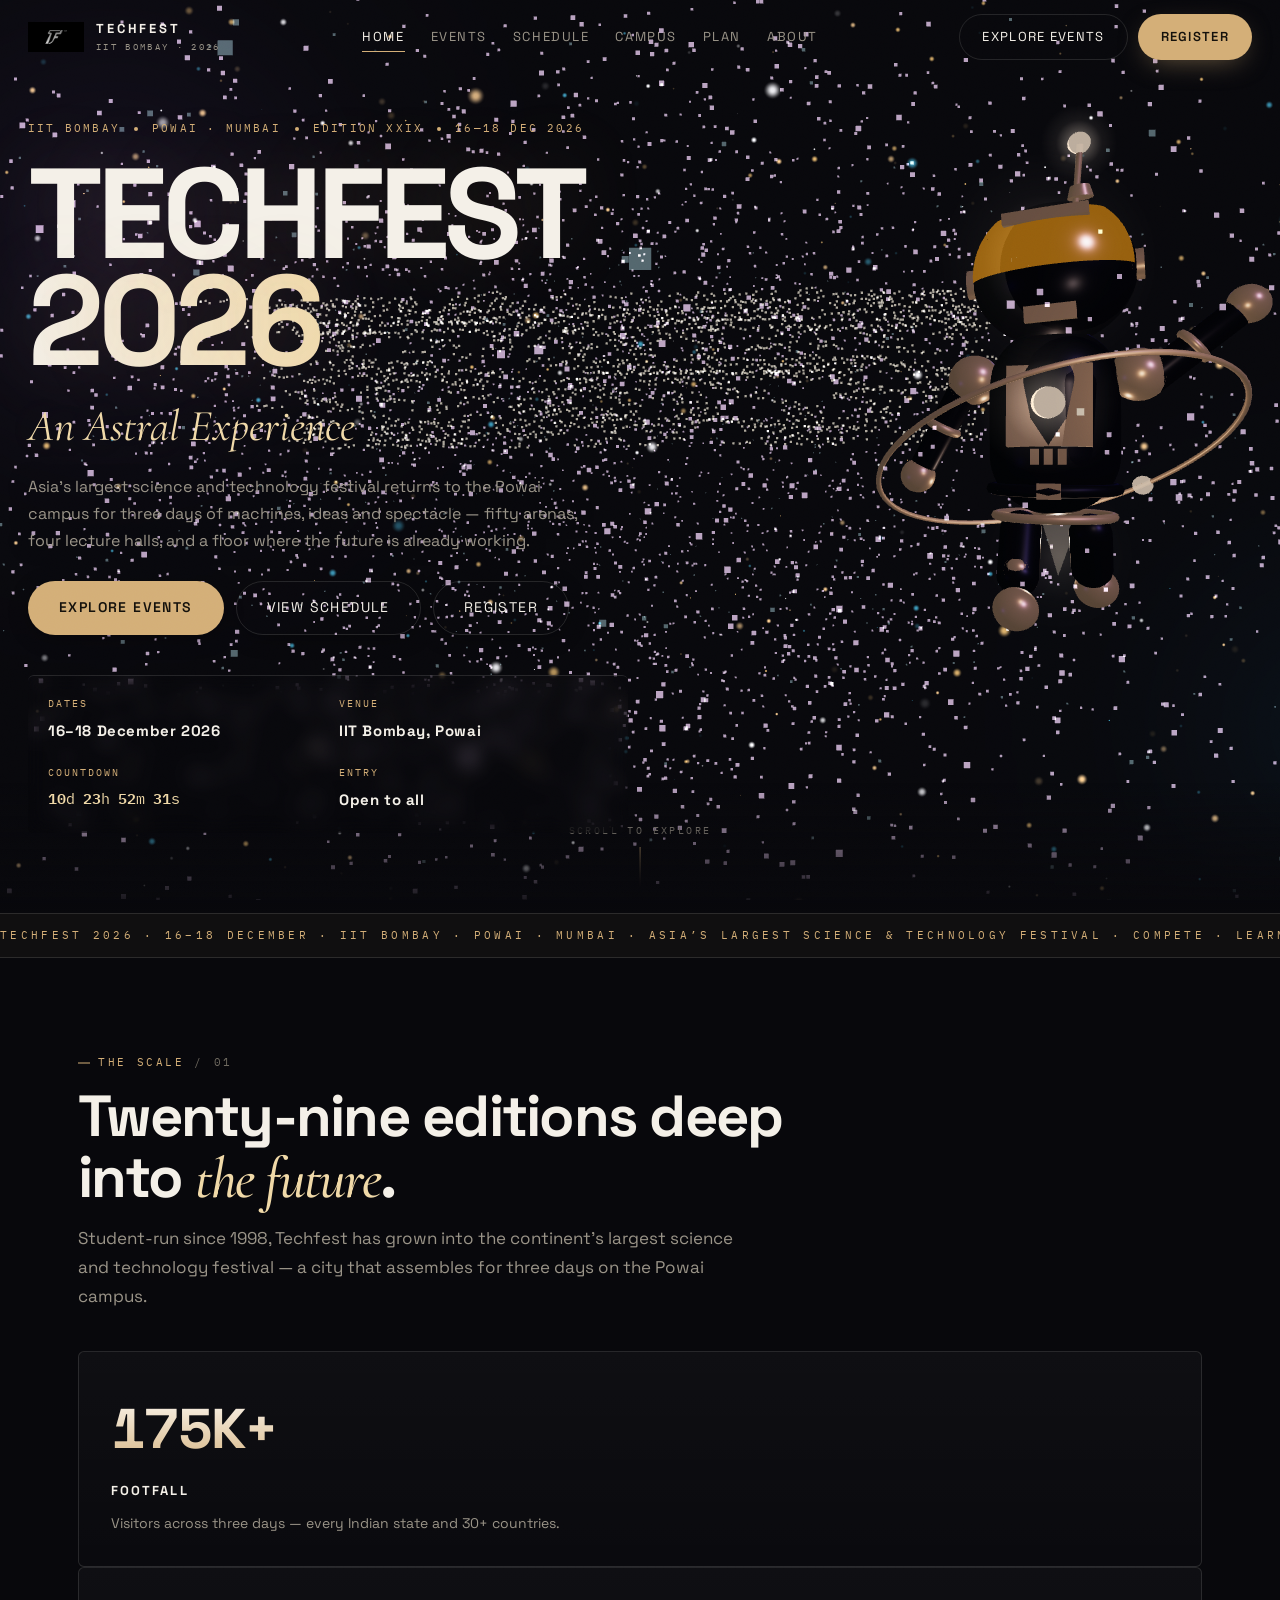
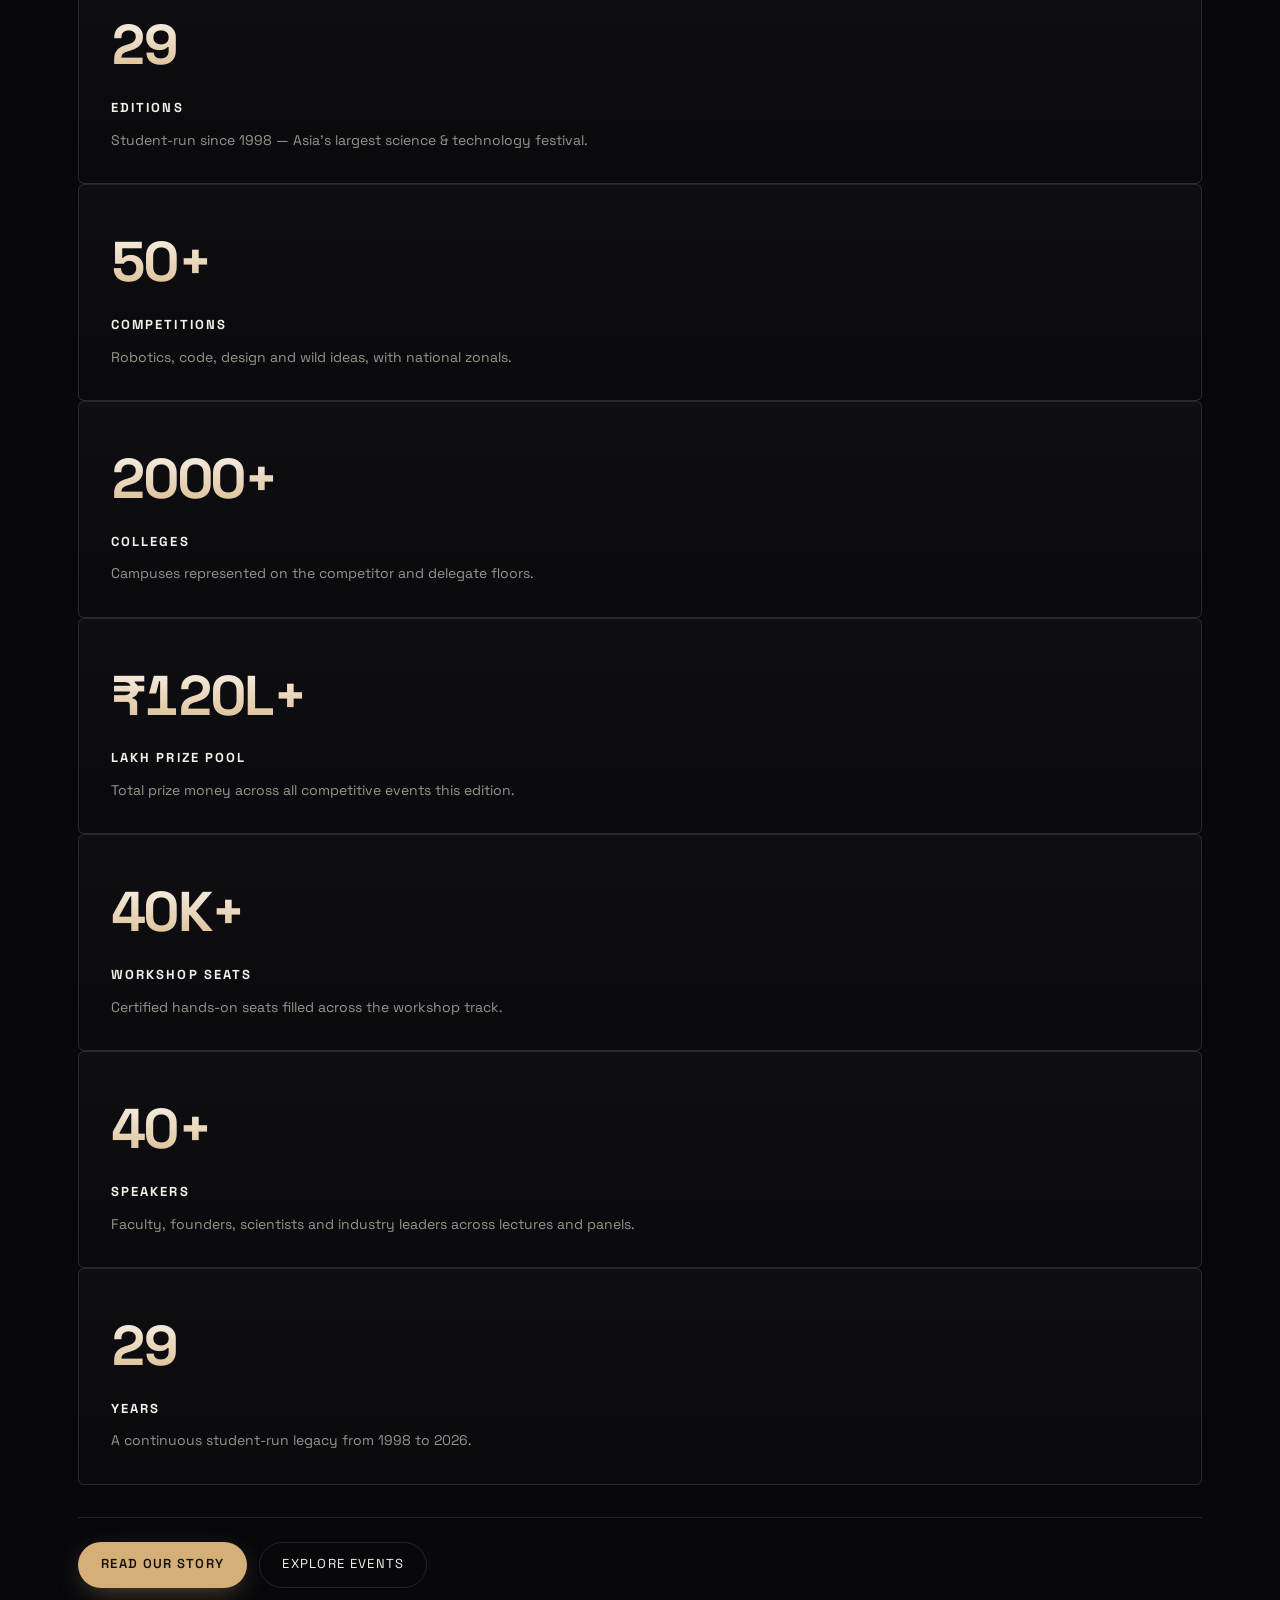
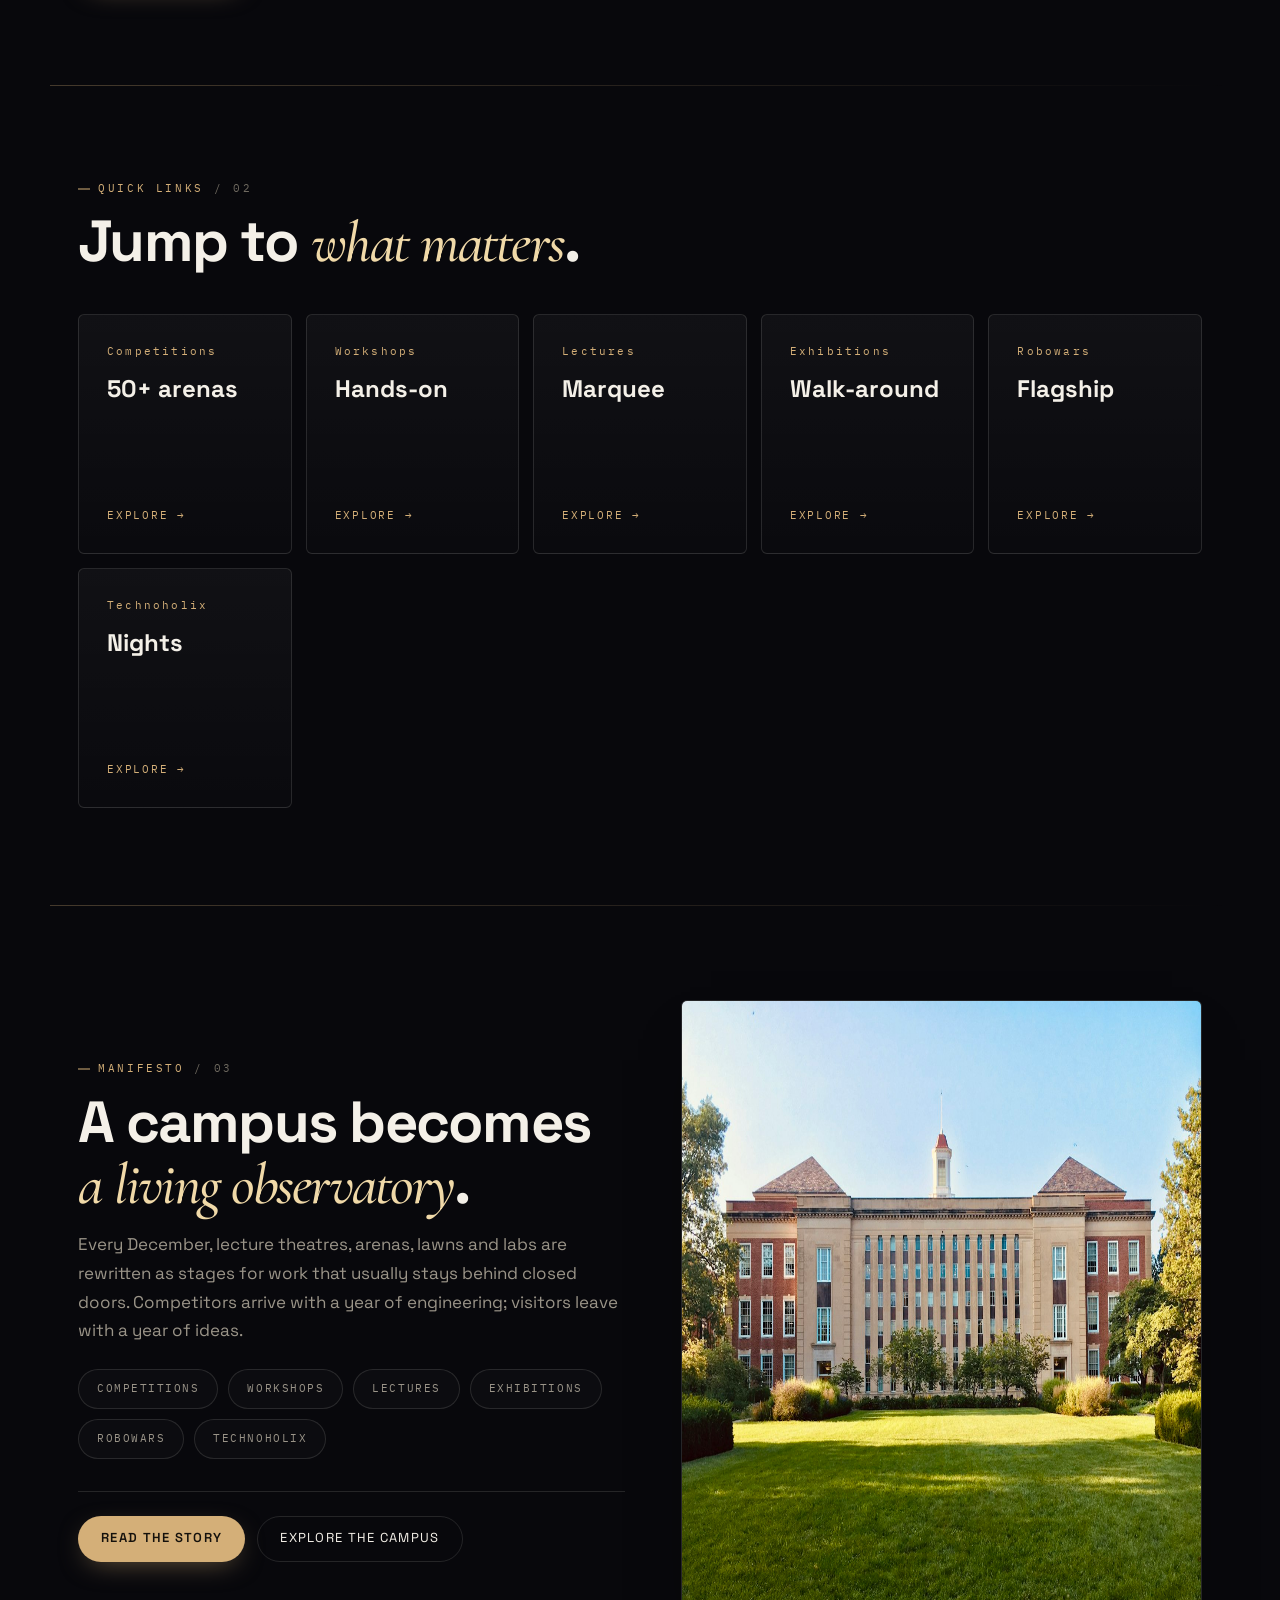
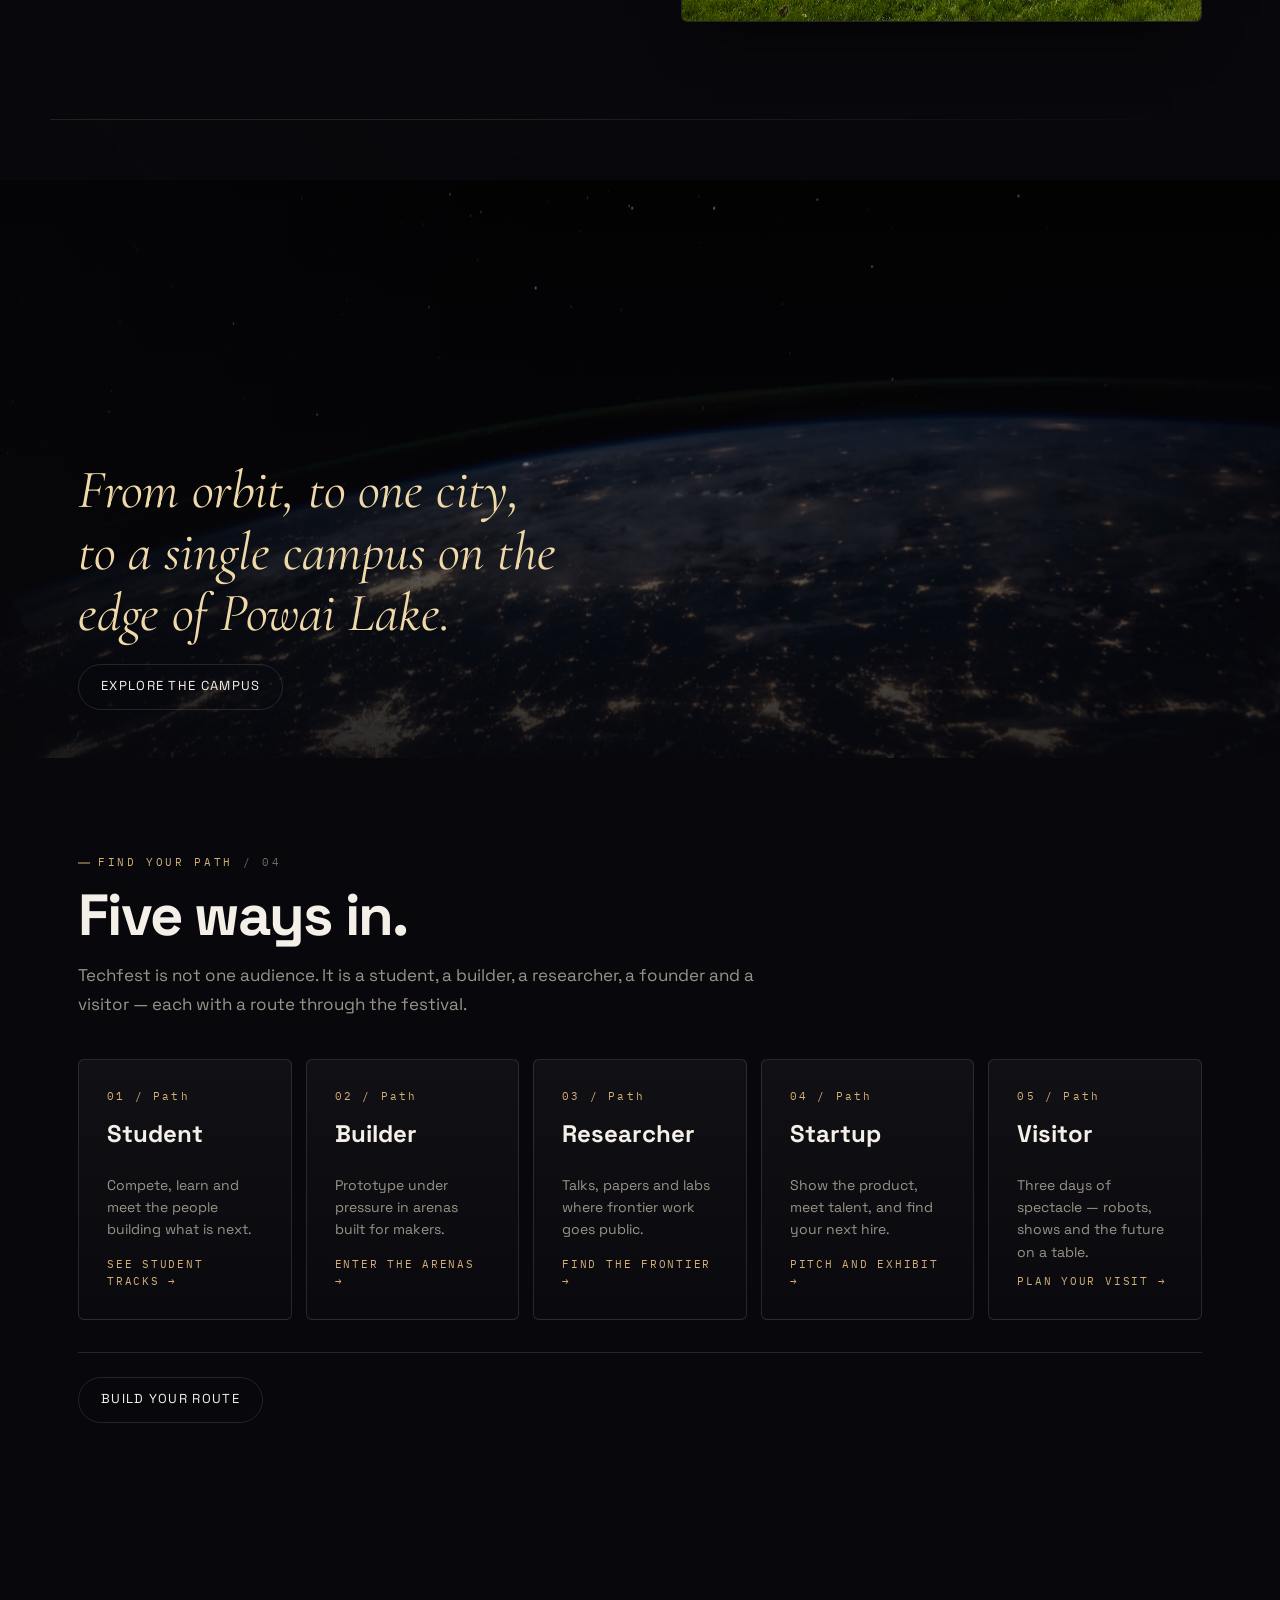
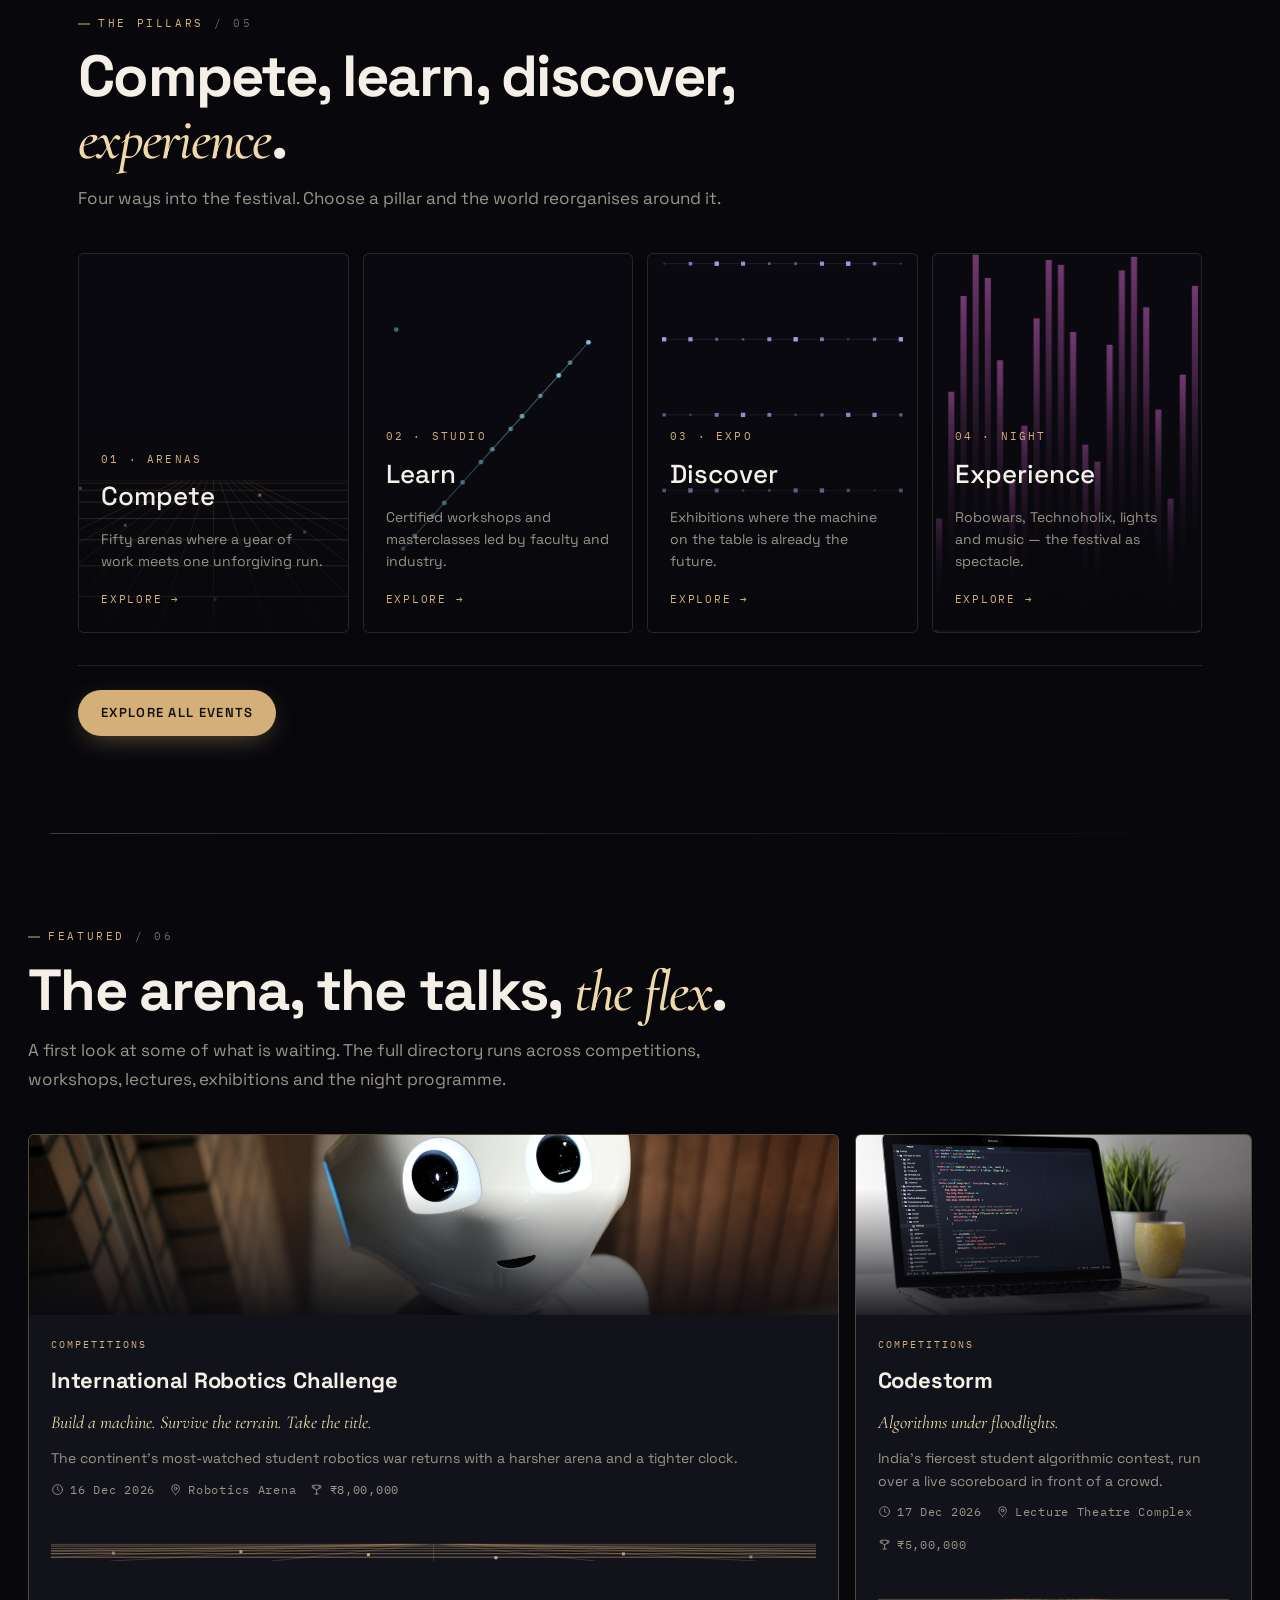
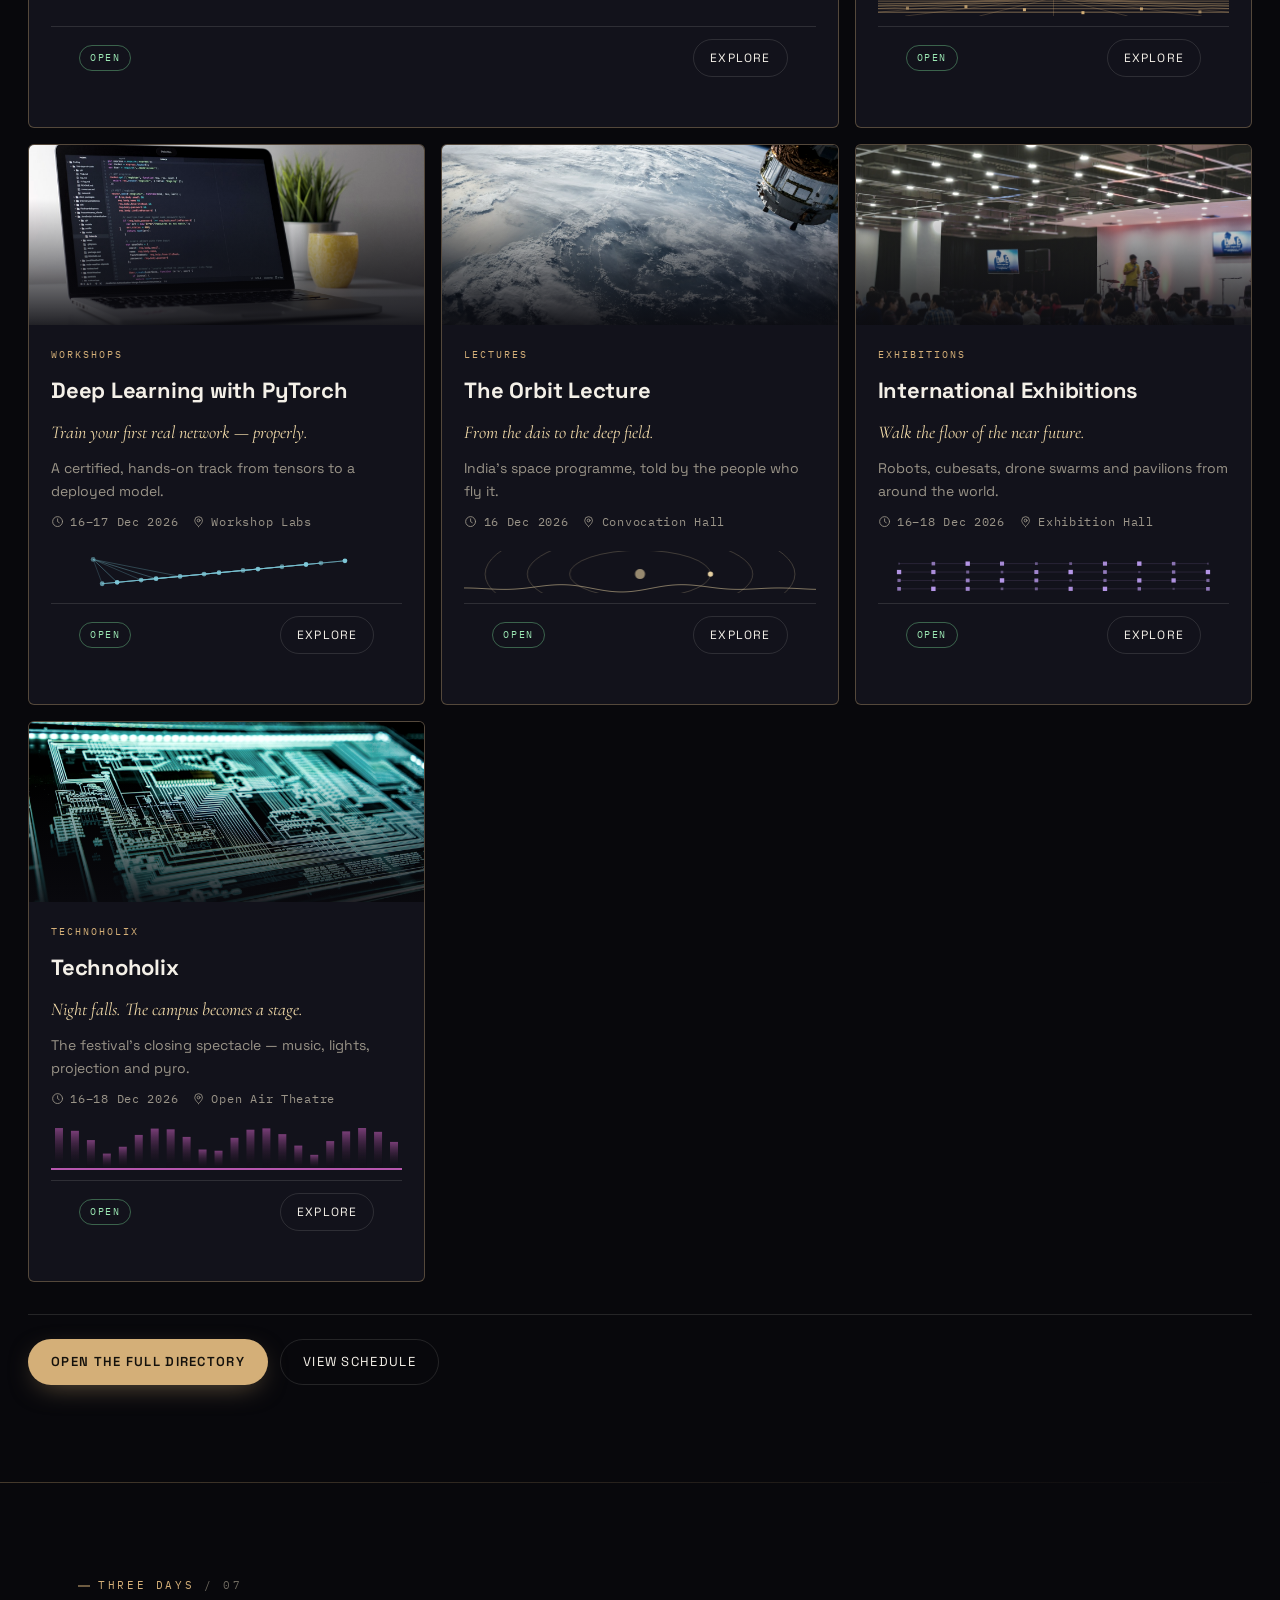
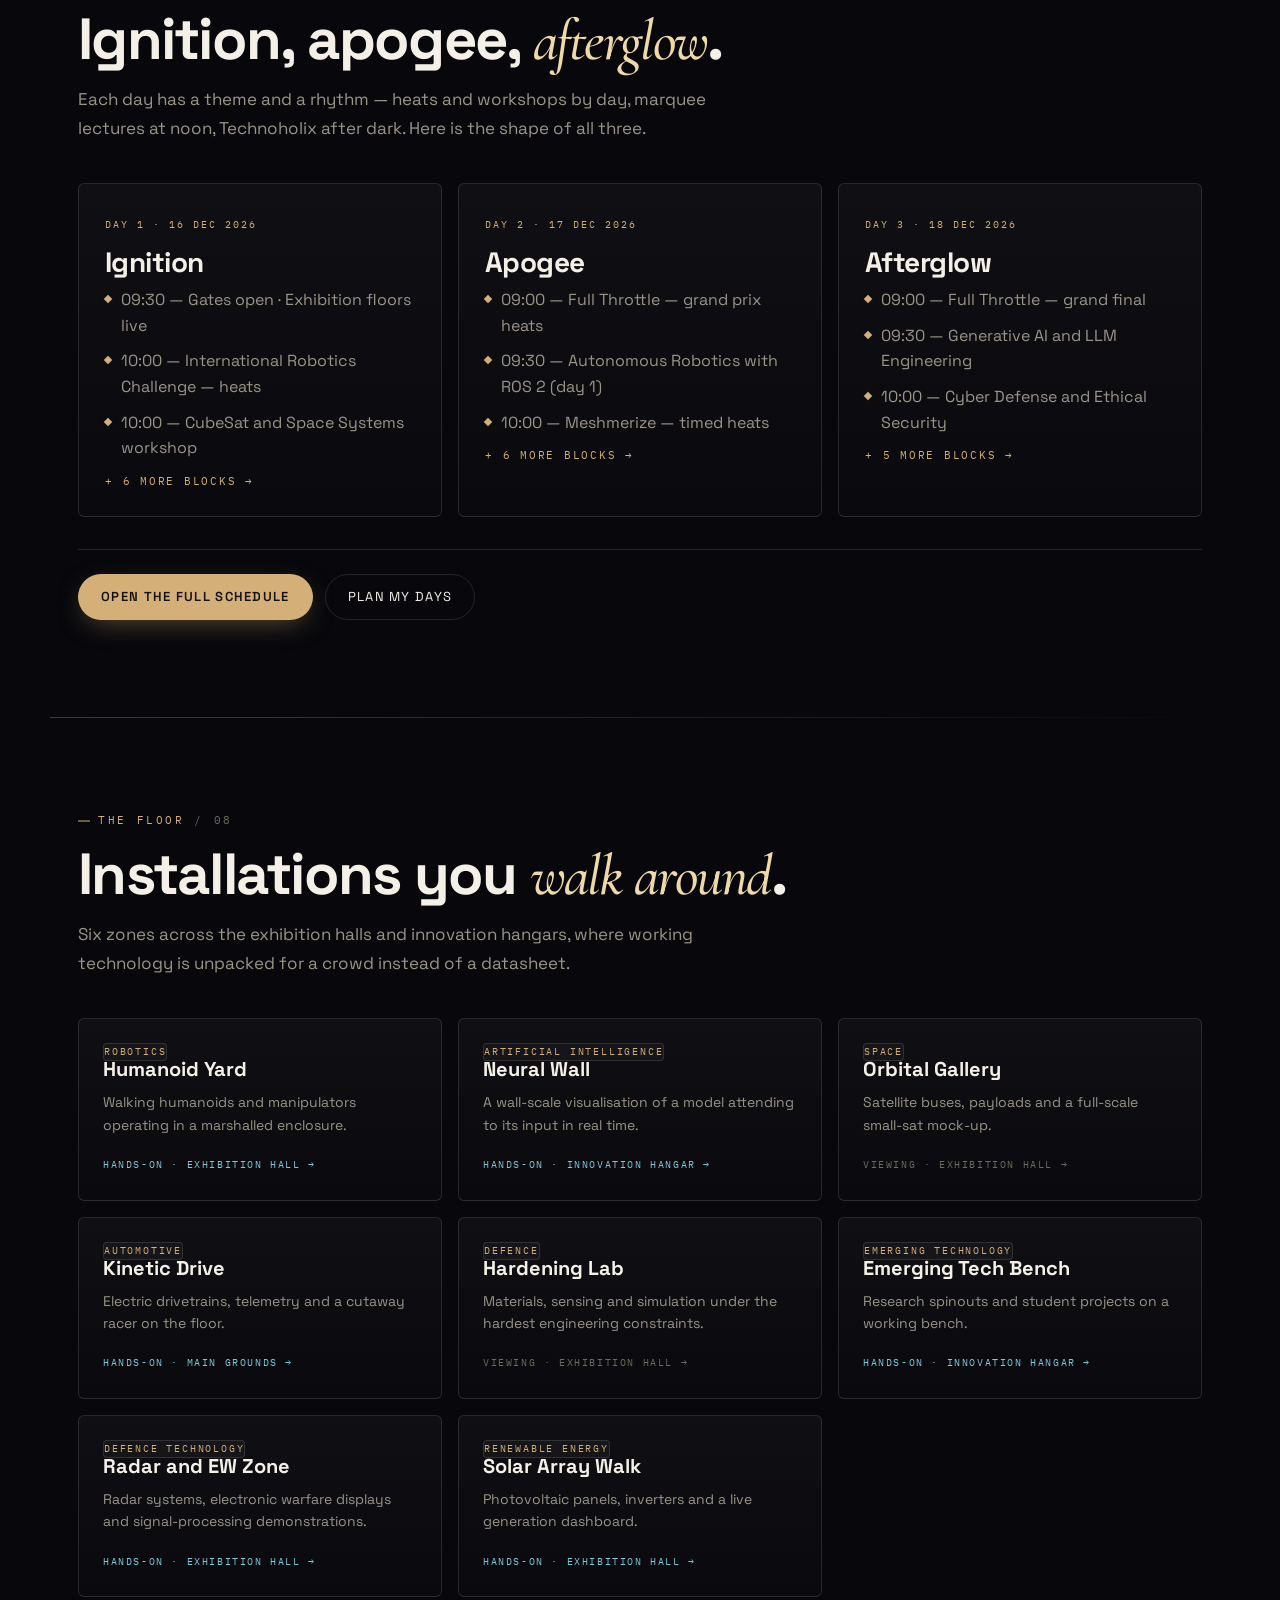
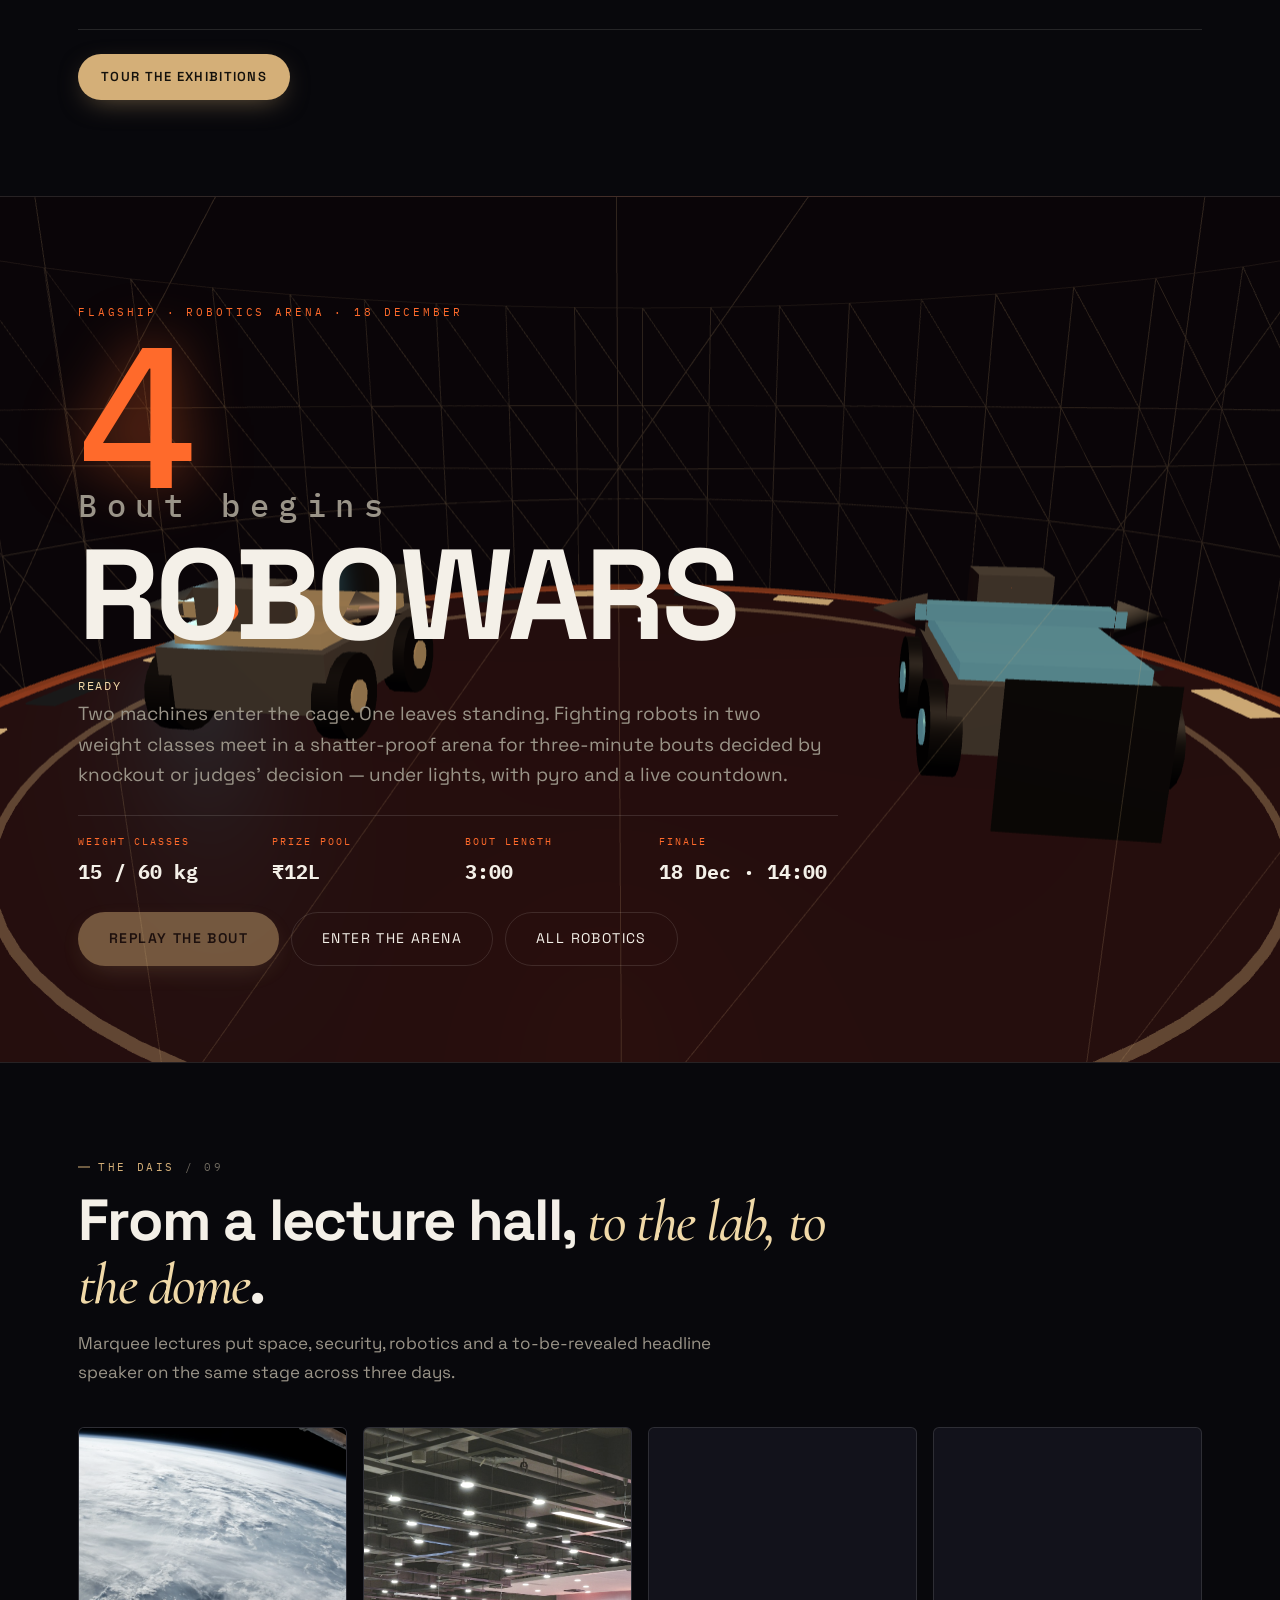
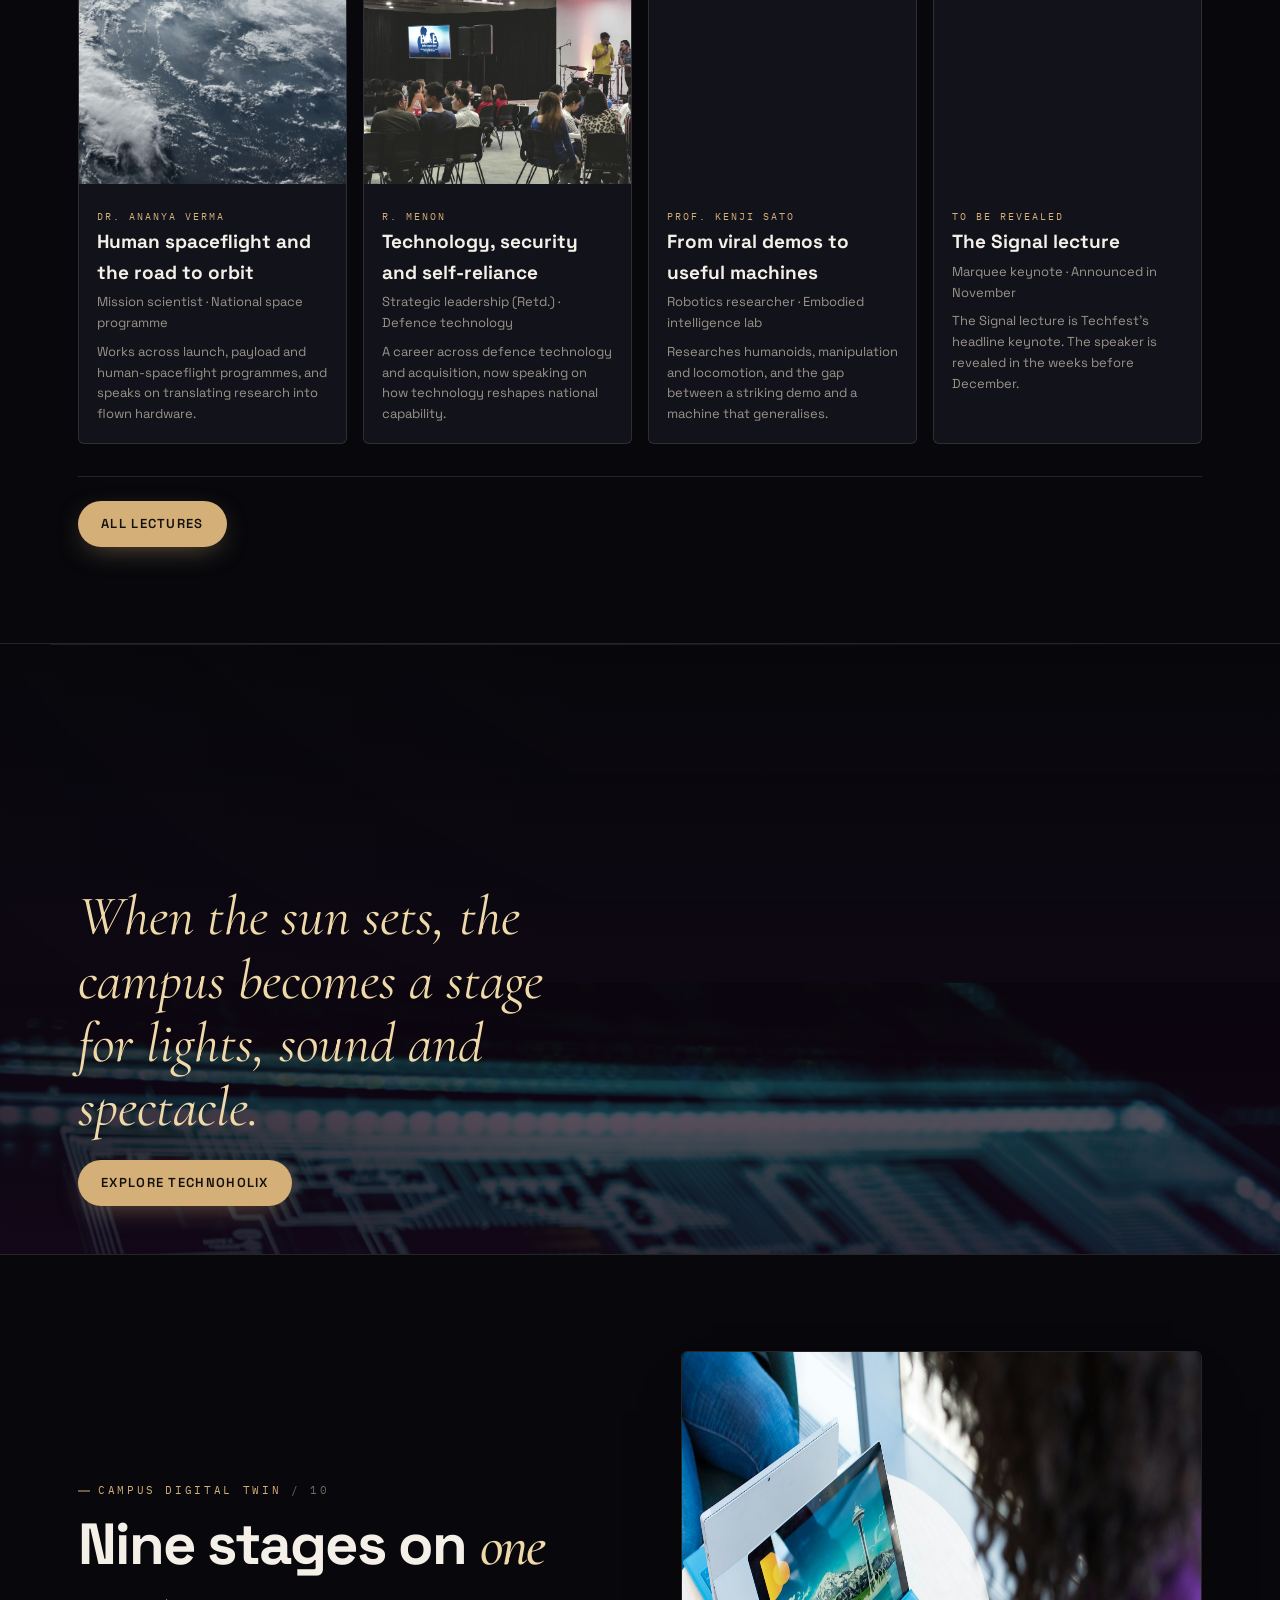
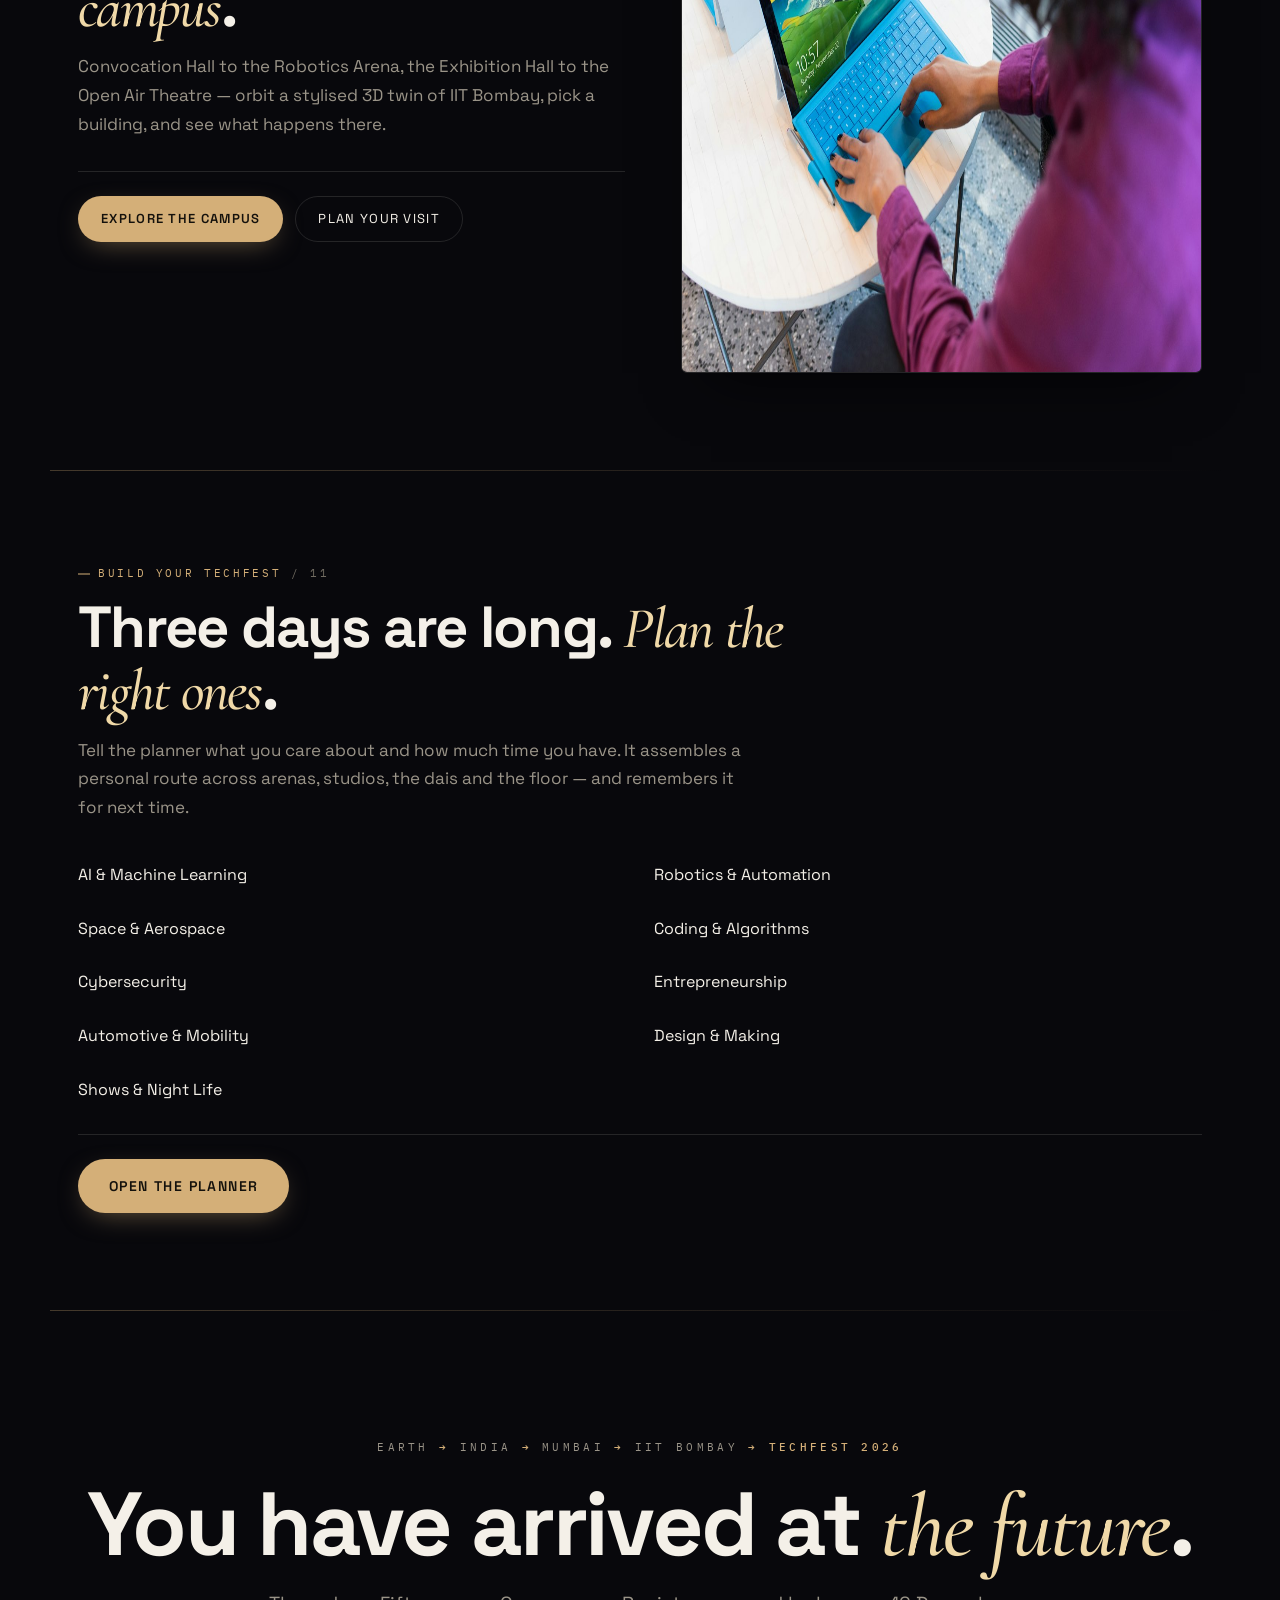
<file: Techfest-Demonstrate/index.html>
<!DOCTYPE html>
<html lang="en">
<head>
  <meta charset="UTF-8" />
  <meta name="viewport" content="width=device-width, initial-scale=1" />
  <meta name="theme-color" content="#08080c" />
  <title>Techfest 2026 | IIT Bombay — An Astral Experience</title>
  <meta name="description" content="Techfest 2026 at IIT Bombay — An Astral Experience. Asia's largest science and technology festival. Competitions, lectures, exhibitions and workshops, 16–18 December 2026, Powai, Mumbai." />
  <meta name="author" content="Techfest, IIT Bombay" />
  <link rel="icon" href="assets/favicon.ico" />
  <link rel="apple-touch-icon" href="assets/apple-touch-icon.png" />
  <meta property="og:title" content="Techfest 2026 | IIT Bombay" />
  <meta property="og:description" content="Welcome to An Astral Experience — 16–18 December 2026." />
  <meta property="og:image" content="assets/tf-mark.png" />
  <link rel="preconnect" href="https://fonts.googleapis.com" />
  <link rel="preconnect" href="https://fonts.gstatic.com" crossorigin />
  <link href="https://fonts.googleapis.com/css2?family=Cormorant+Garamond:ital,wght@0,500;0,600;1,400;1,500;1,600&family=IBM+Plex+Mono:wght@400;500&family=Space+Grotesk:wght@400;500;600;700&display=swap" rel="stylesheet" />
  <link rel="stylesheet" href="css/styles.css?v=10" />
</head>
<body>
  <a class="skip" href="#main">Skip to content</a>
  <div class="grain" aria-hidden="true"></div>
  <canvas id="tf-world" aria-hidden="true"></canvas>
  <div class="world-loading" id="worldLoading" aria-hidden="true">
    <p>Techfest · Entering the world</p>
  </div>
  <div id="tf-nav"></div>

  <main id="main" class="site-main">
    <header class="hero" data-stage="hero" id="top">
      <div class="hero-inner">
        <div class="hero-content">
          <p class="hero-meta">
            <span>IIT Bombay</span><span class="dot"></span>
            <span>Powai · Mumbai</span><span class="dot"></span>
            <span>Edition XXIX</span><span class="dot"></span>
            <span>16—18 Dec 2026</span>
          </p>
          <h1 class="hero-title">TECHFEST<span class="year">2026</span></h1>
          <p class="hero-theme">An Astral Experience</p>
          <p class="hero-copy">Asia's largest science and technology festival returns to the Powai campus for three days of machines, ideas and spectacle — fifty arenas, four lecture halls, and a floor where the future is already working.</p>
          <div class="hero-cta">
            <a class="btn btn-gold btn-lg" href="events.html">Explore Events</a>
            <a class="btn btn-ghost btn-lg" href="schedule.html">View Schedule</a>
            <a class="btn btn-ghost btn-lg" href="register.html">Register</a>
          </div>
          <div class="hero-facts">
            <div><span class="label">Dates</span><strong>16–18 December 2026</strong></div>
            <div><span class="label">Venue</span><strong>IIT Bombay, Powai</strong></div>
            <div>
              <span class="label">Countdown</span>
              <div class="countdown-row" id="tf-countdown">
                <span class="cd-unit"><b data-unit="d">00</b>d</span>
                <span class="cd-unit"><b data-unit="h">00</b>h</span>
                <span class="cd-unit"><b data-unit="m">00</b>m</span>
                <span class="cd-unit"><b data-unit="s">00</b>s</span>
              </div>
            </div>
            <div><span class="label">Entry</span><strong>Open to all</strong></div>
          </div>
        </div>
      </div>
      <span class="scroll-cue" aria-hidden="true"><span>Scroll to explore</span><i></i></span>
    </header>

    <div class="ticker" aria-hidden="true">
      <div class="ticker-track">
        <span>Techfest 2026 · 16–18 December · IIT Bombay · Powai · Mumbai · Asia&rsquo;s largest science &amp; technology festival · Compete · Learn · Discover · Experience ·&nbsp;</span>
        <span>Techfest 2026 · 16–18 December · IIT Bombay · Powai · Mumbai · Asia&rsquo;s largest science &amp; technology festival · Compete · Learn · Discover · Experience ·&nbsp;</span>
      </div>
    </div>

    <section class="section" data-stage="hero" id="festival">
      <div class="section-head">
        <p class="eyebrow">The scale</p>
        <h2 class="h2">Twenty-nine editions deep into <em class="serif">the future</em>.</h2>
        <p class="lede">Student-run since 1998, Techfest has grown into the continent's largest science and technology festival — a city that assembles for three days on the Powai campus.</p>
      </div>
      <div class="stat-grid" id="statGrid"></div>
      <div class="section-cta">
        <a class="btn btn-gold" href="about.html">Read our story</a>
        <a class="btn btn-ghost" href="events.html">Explore events</a>
      </div>
    </section>

    <section class="section" data-stage="hero" id="quick-nav">
      <div class="section-head">
        <p class="eyebrow">Quick links</p>
        <h2 class="h2">Jump to <em class="serif">what matters</em>.</h2>
      </div>
      <div class="path-grid" id="quickNavGrid"></div>
    </section>

    <section class="section split" data-stage="earth">
      <div>
        <p class="eyebrow">Manifesto</p>
        <h2 class="h2">A campus becomes <em class="serif">a living observatory</em>.</h2>
        <p class="lede">Every December, lecture theatres, arenas, lawns and labs are rewritten as stages for work that usually stays behind closed doors. Competitors arrive with a year of engineering; visitors leave with a year of ideas.</p>
        <div class="chip-row">
          <span class="chip">Competitions</span>
          <span class="chip">Workshops</span>
          <span class="chip">Lectures</span>
          <span class="chip">Exhibitions</span>
          <span class="chip">Robowars</span>
          <span class="chip">Technoholix</span>
        </div>
        <div class="section-cta">
          <a class="btn btn-gold" href="about.html">Read the story</a>
          <a class="btn btn-ghost" href="campus.html">Explore the campus</a>
        </div>
      </div>
      <div class="tilt" style="border:1px solid var(--line);border-radius:6px;overflow:hidden">
        <img src="assets/photos/campus.jpg" alt="IIT Bombay campus at dusk" loading="lazy" decoding="async" width="900" height="620" />
      </div>
    </section>

    <section class="vignette" data-stage="earth" aria-label="The journey to Powai">
      <img src="assets/photos/earth.jpg" data-parallax alt="Earth seen from orbit" loading="lazy" decoding="async" width="1600" height="900" />
      <div class="vignette-copy">
        <p class="line">From orbit, to one city, to a single campus on the edge of Powai Lake.</p>
        <a class="btn btn-ghost" href="campus.html" style="margin-top:20px">Explore the campus</a>
      </div>
    </section>

    <section class="section" data-stage="compete">
      <div class="section-head">
        <p class="eyebrow">Find your path</p>
        <h2 class="h2">Five ways in.</h2>
        <p class="lede">Techfest is not one audience. It is a student, a builder, a researcher, a founder and a visitor — each with a route through the festival.</p>
      </div>
      <div class="path-grid" id="pathGrid"></div>
      <div class="section-cta">
        <a class="btn btn-ghost" href="plan.html">Build your route</a>
      </div>
    </section>

    <section class="section" data-stage="discover" id="pillars">
      <div class="section-head">
        <p class="eyebrow">The pillars</p>
        <h2 class="h2">Compete, learn, discover, <em class="serif">experience</em>.</h2>
        <p class="lede">Four ways into the festival. Choose a pillar and the world reorganises around it.</p>
      </div>
      <div class="pillar-stage" id="pillarGrid"></div>
      <div class="section-cta">
        <a class="btn btn-gold" href="events.html">Explore all events</a>
      </div>
    </section>

    <section class="section section--wide" data-stage="discover">
      <div class="section-head">
        <p class="eyebrow">Featured</p>
        <h2 class="h2">The arena, the talks, <em class="serif">the flex</em>.</h2>
        <p class="lede">A first look at some of what is waiting. The full directory runs across competitions, workshops, lectures, exhibitions and the night programme.</p>
      </div>
      <div class="event-grid" id="featuredGrid"></div>
      <div class="section-cta">
        <a class="btn btn-gold" href="events.html">Open the full directory</a>
        <a class="btn btn-ghost" href="schedule.html">View schedule</a>
      </div>
    </section>

    <section class="section" data-stage="discover" id="schedule-preview">
      <div class="section-head">
        <p class="eyebrow">Three days</p>
        <h2 class="h2">Ignition, apogee, <em class="serif">afterglow</em>.</h2>
        <p class="lede">Each day has a theme and a rhythm — heats and workshops by day, marquee lectures at noon, Technoholix after dark. Here is the shape of all three.</p>
      </div>
      <div class="event-grid" id="dayPreviewGrid"></div>
      <div class="section-cta">
        <a class="btn btn-gold" href="schedule.html">Open the full schedule</a>
        <a class="btn btn-ghost" href="plan.html">Plan my days</a>
      </div>
    </section>

    <section class="section" data-stage="discover" id="exhibitions">
      <div class="section-head">
        <p class="eyebrow">The floor</p>
        <h2 class="h2">Installations you <em class="serif">walk around</em>.</h2>
        <p class="lede">Six zones across the exhibition halls and innovation hangars, where working technology is unpacked for a crowd instead of a datasheet.</p>
      </div>
      <div class="install-grid" id="installGrid"></div>
      <div class="section-cta">
        <a class="btn btn-gold" href="events.html?cat=exhibitions">Tour the exhibitions</a>
      </div>
    </section>

    <section class="robowars-cinema" data-stage="robowars" aria-label="Robowars">
      <canvas id="robowars-canvas" aria-hidden="true"></canvas>
      <div class="rw-wrap">
        <p class="line">Flagship · Robotics Arena · 18 December</p>
        <div class="rw-count" id="rwCount" aria-live="polite">3</div>
        <h2 class="h2">ROBOWARS</h2>
        <p class="rw-state" id="rwState">Loading the arena…</p>
        <p class="lede">Two machines enter the cage. One leaves standing. Fighting robots in two weight classes meet in a shatter-proof arena for three-minute bouts decided by knockout or judges' decision — under lights, with pyro and a live countdown.</p>
        <div class="rw-hud">
          <div><span class="label">Weight classes</span><strong>15 / 60 kg</strong></div>
          <div><span class="label">Prize pool</span><strong>₹12L</strong></div>
          <div><span class="label">Bout length</span><strong>3:00</strong></div>
          <div><span class="label">Finale</span><strong>18 Dec · 14:00</strong></div>
        </div>
        <div class="rw-controls">
          <button class="btn btn-gold btn-lg" id="rwStart" type="button">Replay the bout</button>
          <a class="btn btn-ghost btn-lg" href="event.html?id=robowars">Enter the arena</a>
          <a class="btn btn-ghost btn-lg" href="events.html?cat=robowars">All robotics</a>
        </div>
      </div>
    </section>

    <section class="section" data-stage="night">
      <div class="section-head">
        <p class="eyebrow">The dais</p>
        <h2 class="h2">From a lecture hall, <em class="serif">to the lab, to the dome</em>.</h2>
        <p class="lede">Marquee lectures put space, security, robotics and a to-be-revealed headline speaker on the same stage across three days.</p>
      </div>
      <div class="speaker-grid" id="speakerGrid"></div>
      <div class="section-cta">
        <a class="btn btn-gold" href="events.html?cat=lectures">All lectures</a>
      </div>
    </section>

    <section class="daynight" data-stage="night" aria-label="Night at Techfest">
      <img src="assets/photos/neon.jpg" data-parallax alt="Festival lights at night" loading="lazy" decoding="async" width="1600" height="900" />
      <div class="daynight-copy">
        <p class="line">When the sun sets, the campus becomes a stage for lights, sound and spectacle.</p>
        <a class="btn btn-gold" href="events.html?cat=entertainment" style="margin-top:20px">Explore Technoholix</a>
      </div>
    </section>

    <section class="section split" data-stage="night" id="campus-preview">
      <div>
        <p class="eyebrow">Campus digital twin</p>
        <h2 class="h2">Nine stages on <em class="serif">one campus</em>.</h2>
        <p class="lede">Convocation Hall to the Robotics Arena, the Exhibition Hall to the Open Air Theatre — orbit a stylised 3D twin of IIT Bombay, pick a building, and see what happens there.</p>
        <div class="section-cta">
          <a class="btn btn-gold" href="campus.html">Explore the campus</a>
          <a class="btn btn-ghost" href="campus.html#visit">Plan your visit</a>
        </div>
      </div>
      <div class="tilt" style="border:1px solid var(--line);border-radius:6px;overflow:hidden">
        <img src="assets/photos/students.jpg" alt="Students crossing the IIT Bombay campus during Techfest" loading="lazy" decoding="async" width="900" height="620" />
      </div>
    </section>

    <section class="section" data-stage="night" id="planner-cta">
      <div class="section-head">
        <p class="eyebrow">Build your Techfest</p>
        <h2 class="h2">Three days are long. <em class="serif">Plan the right ones</em>.</h2>
        <p class="lede">Tell the planner what you care about and how much time you have. It assembles a personal route across arenas, studios, the dais and the floor — and remembers it for next time.</p>
      </div>
      <div class="planner-grid" id="homePlanner"></div>
      <div class="section-cta">
        <a class="btn btn-gold btn-lg" href="plan.html">Open the planner</a>
      </div>
    </section>

    <section class="journey" data-stage="journey">
      <p class="path">Earth <b>→</b> India <b>→</b> Mumbai <b>→</b> IIT Bombay <b>→</b> <b>Techfest 2026</b></p>
      <h2 class="h2">You have arrived at <em class="serif">the future</em>.</h2>
      <p class="lede" style="margin-left:auto;margin-right:auto">Three days. Fifty arenas. One campus. Register now and be here on 16 December.</p>
      <div class="cta">
        <a class="btn btn-gold btn-lg" href="register.html">Register for Techfest</a>
        <a class="btn btn-ghost btn-lg" href="events.html">Explore events</a>
        <a class="btn btn-ghost btn-lg" href="schedule.html">View schedule</a>
      </div>
    </section>

    <section class="section" data-stage="register">
      <div class="section-head">
        <p class="eyebrow">Voices</p>
        <h2 class="h2">What people carry home.</h2>
        <p class="lede">Competitors, founders, faculty and visitors on what Techfest meant to them.</p>
      </div>
      <div class="quote-grid" id="quoteGrid"></div>
    </section>

    <section class="section" data-stage="register" id="legacy">
      <div class="section-head">
        <p class="eyebrow">Legacy</p>
        <h2 class="h2">Since 1998.</h2>
        <p class="lede">From a student gathering to a continental festival — twenty-nine years, told in chapters.</p>
      </div>
      <ul class="timeline" id="homeTimeline"></ul>
      <div class="section-cta">
        <a class="btn btn-ghost" href="about.html#legacy">Full story</a>
      </div>
    </section>

    <section class="section" data-stage="register">
      <div class="section-head">
        <p class="eyebrow">Partners</p>
        <h2 class="h2">Built with.</h2>
        <p class="lede">The organisations that make the festival possible — across technology, academia and outreach.</p>
      </div>
      <div id="partnersList"></div>
      <div class="section-cta">
        <a class="btn btn-ghost" href="about.html#contact">Become a partner</a>
      </div>
    </section>
  </main>

  <div id="tf-footer"></div>

  <script src="js/data.js"></script>
  <script src="js/chrome.js?v=6"></script>
  <script src="js/ui.js"></script>
  <script src="js/genome.js"></script>
  <script src="js/home.js"></script>
  <script type="module" src="js/world.js"></script>
  <script type="module" src="js/robowars.js"></script>
</body>
</html>
</file>
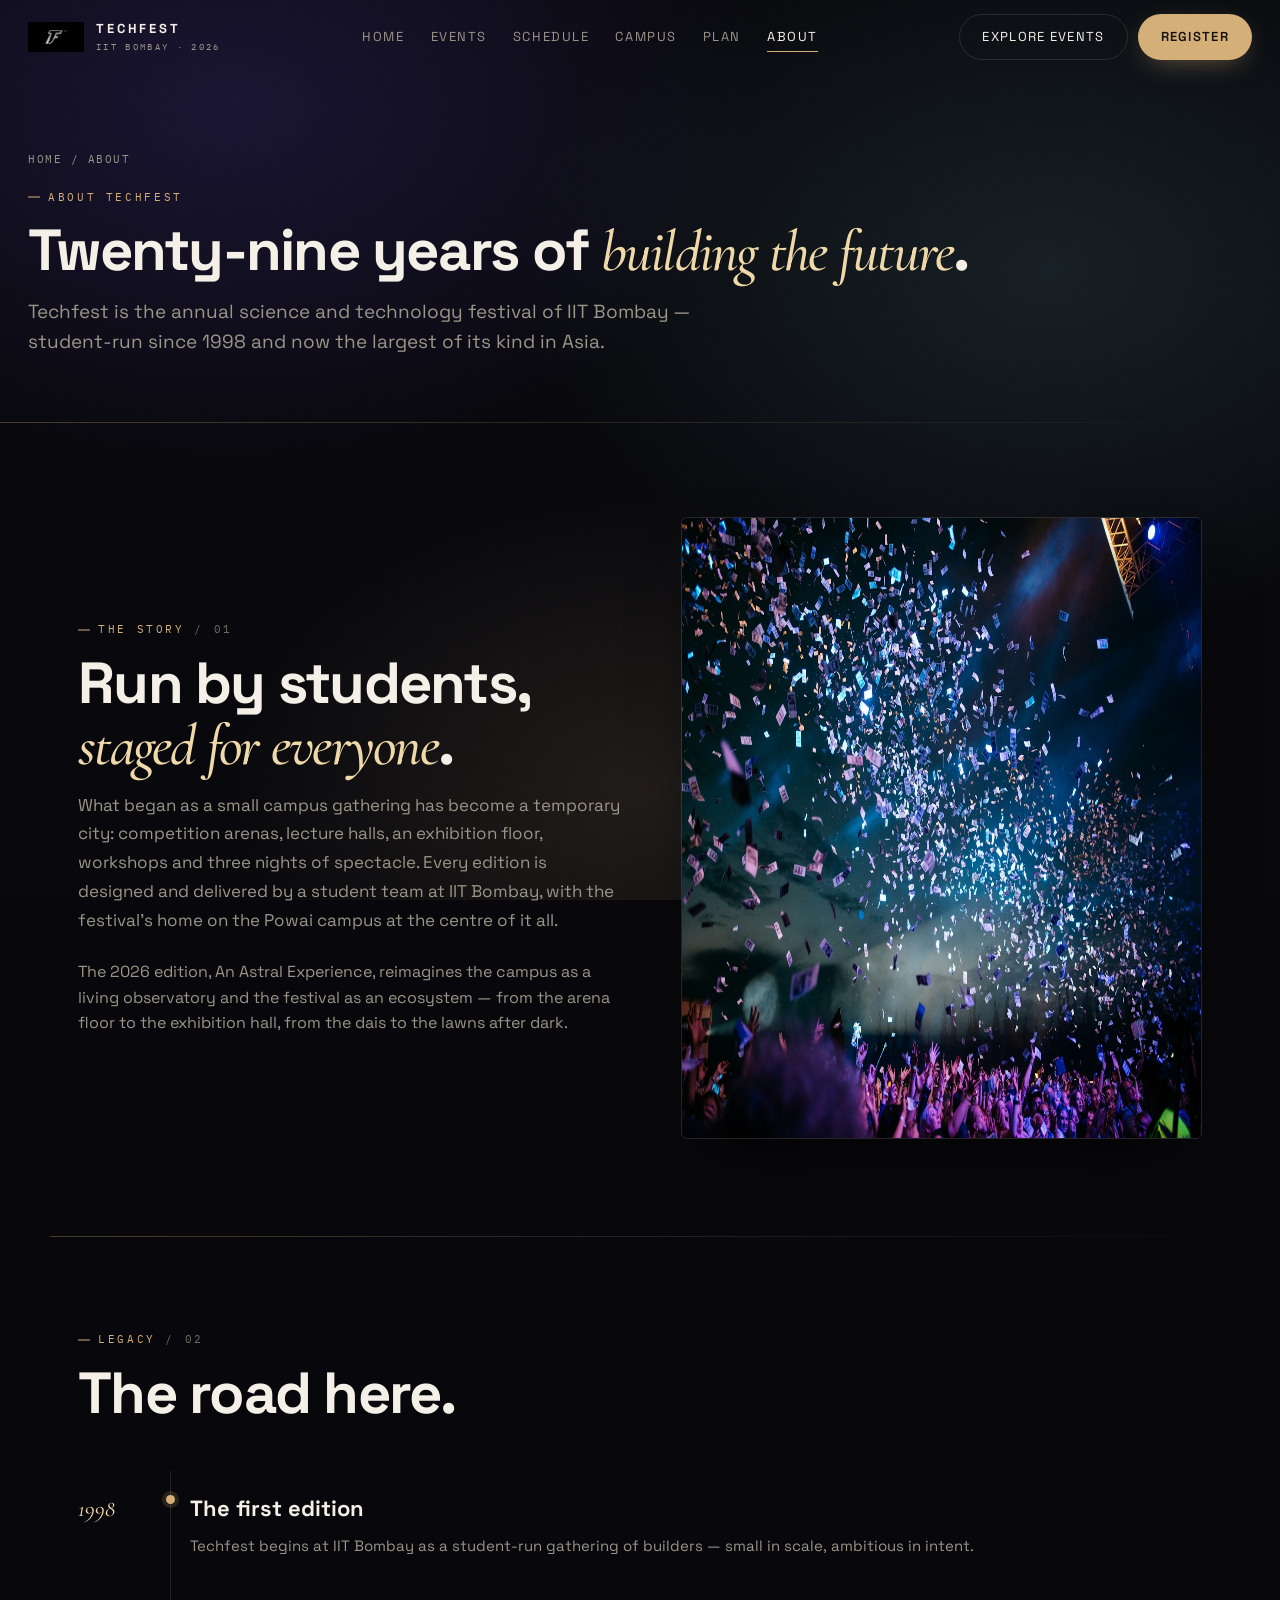
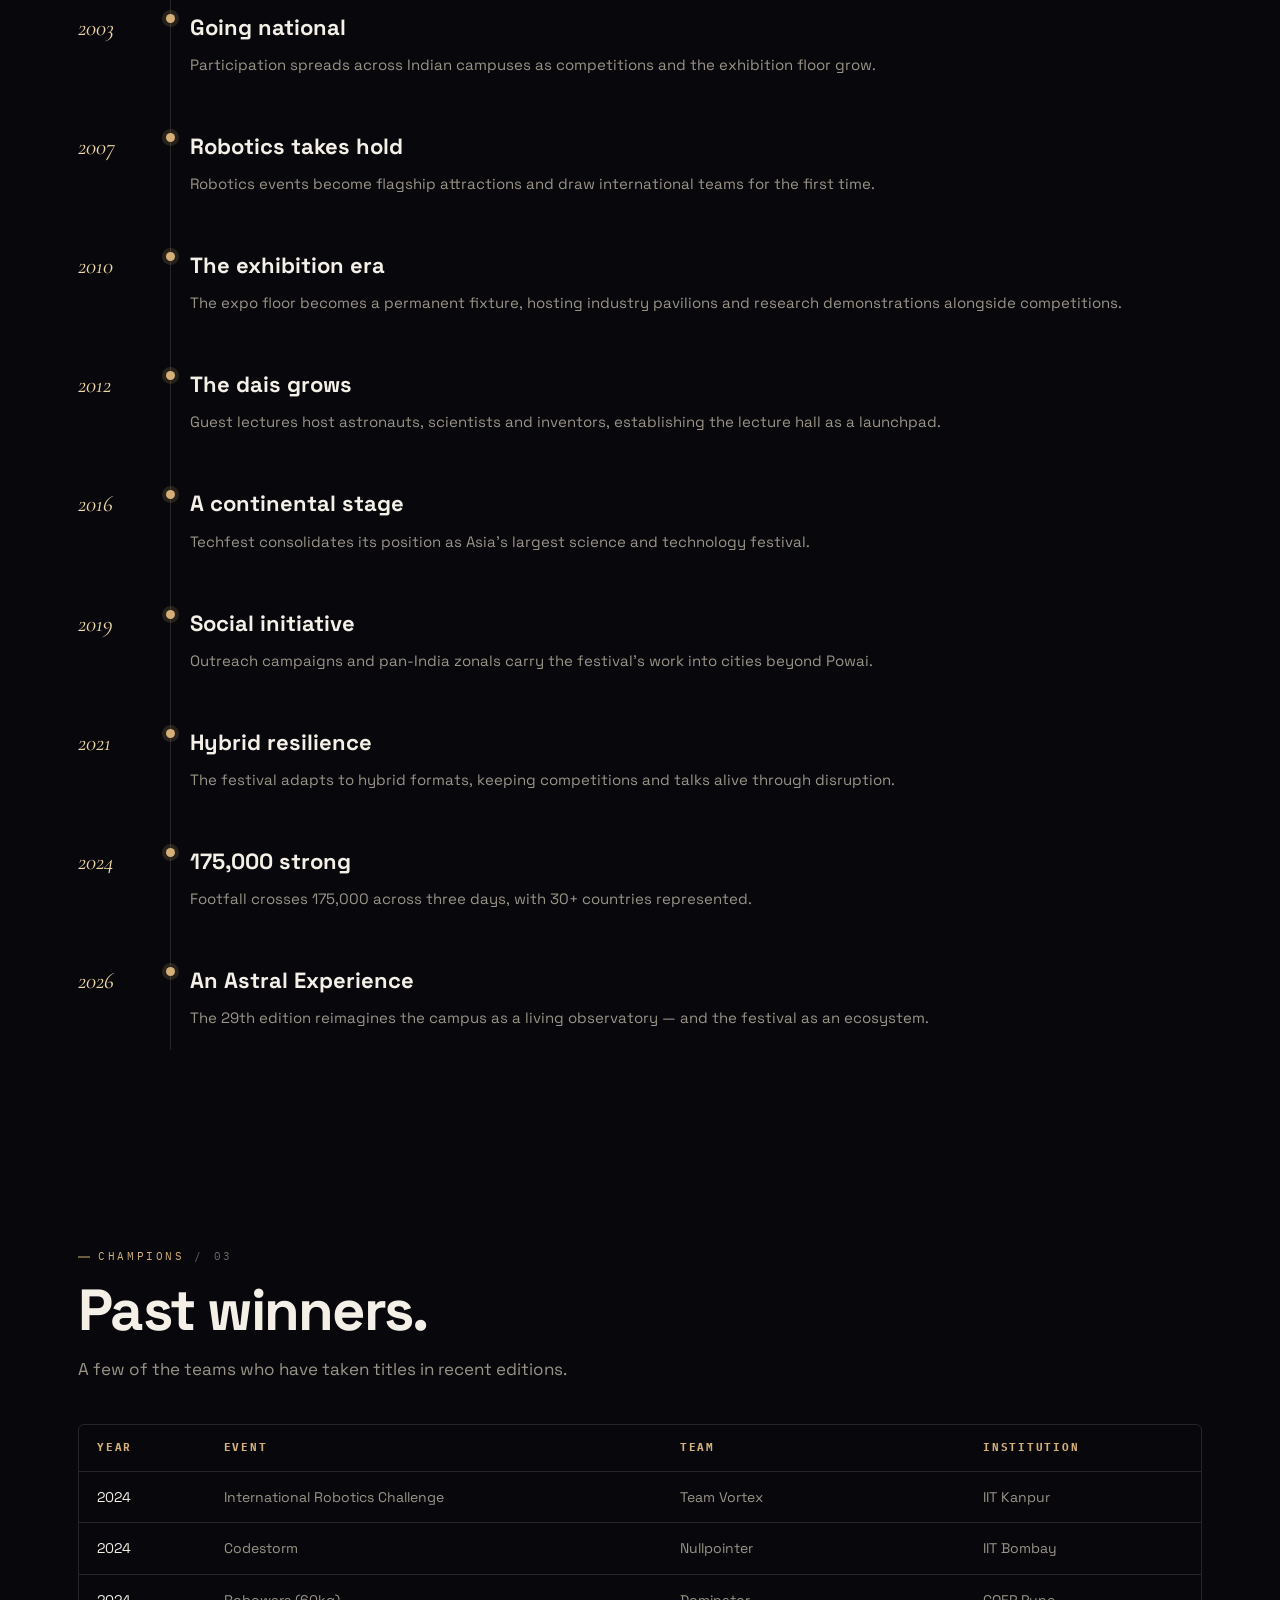
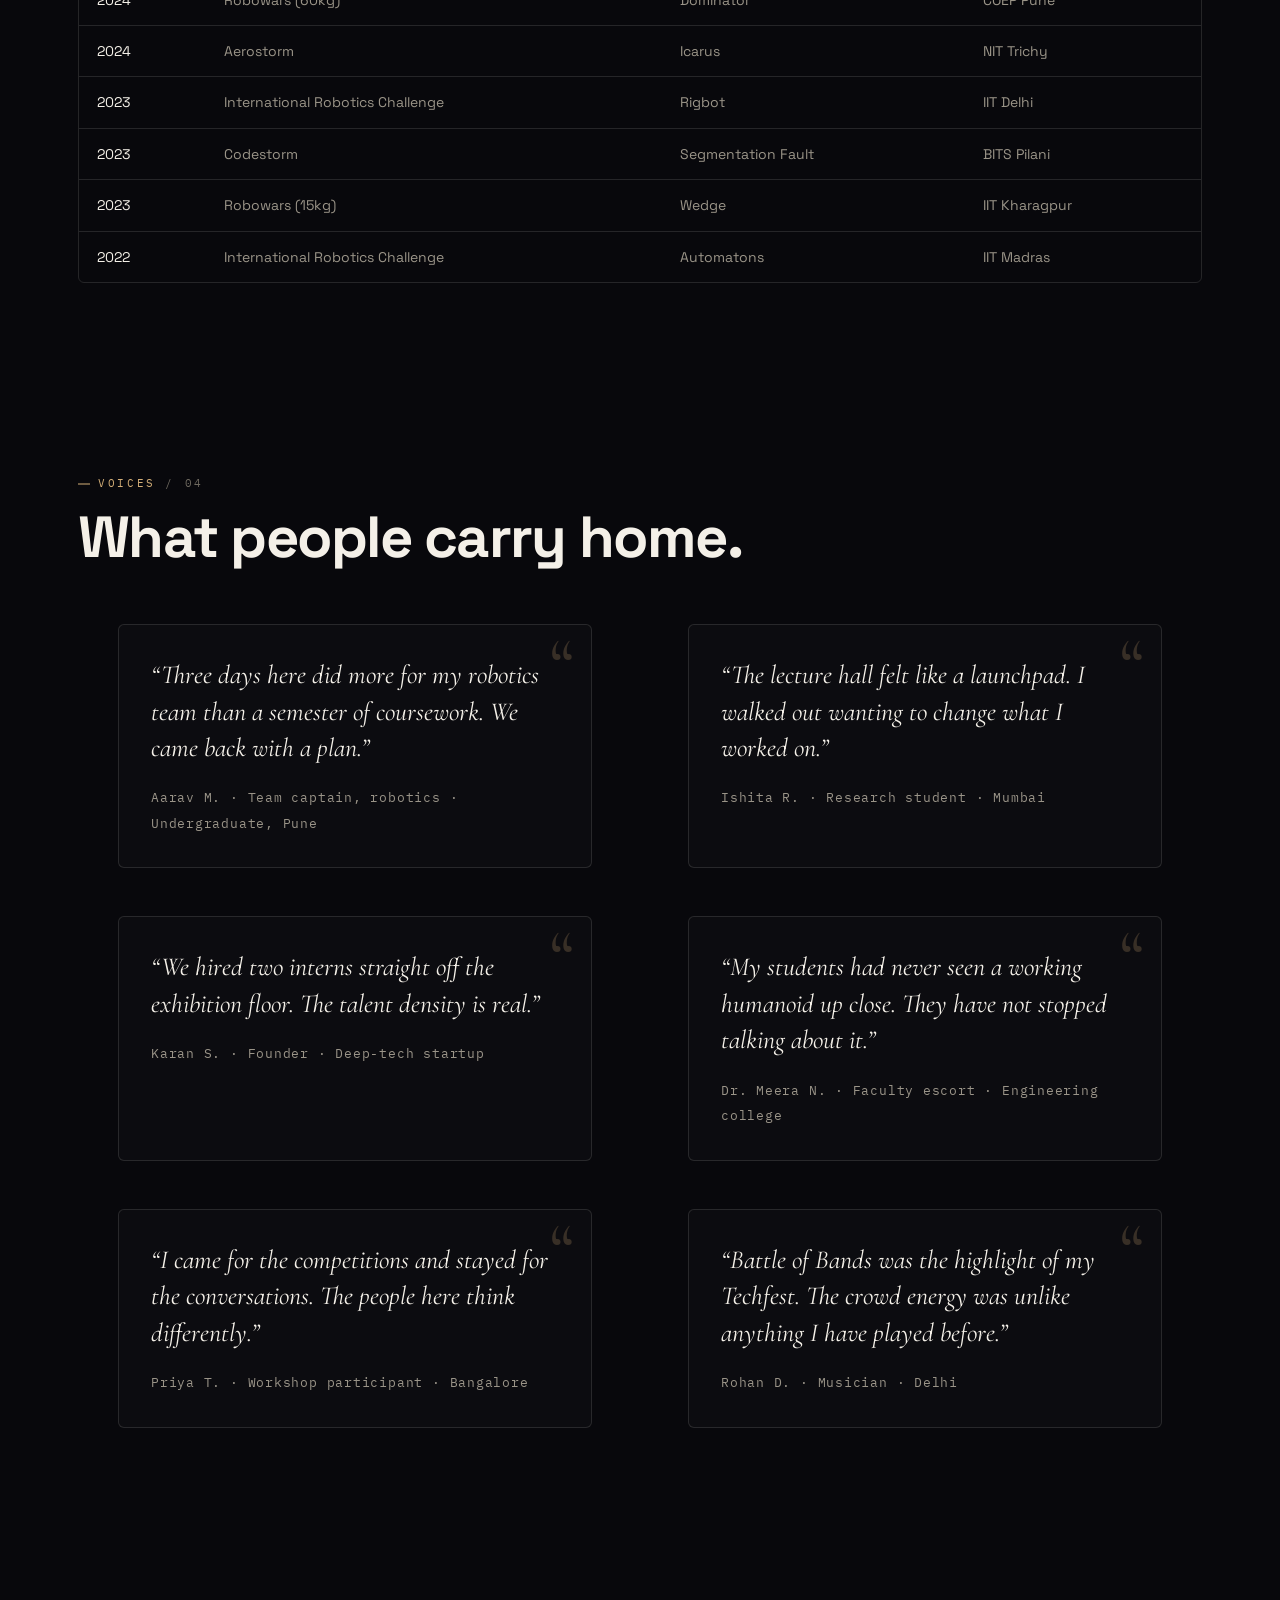
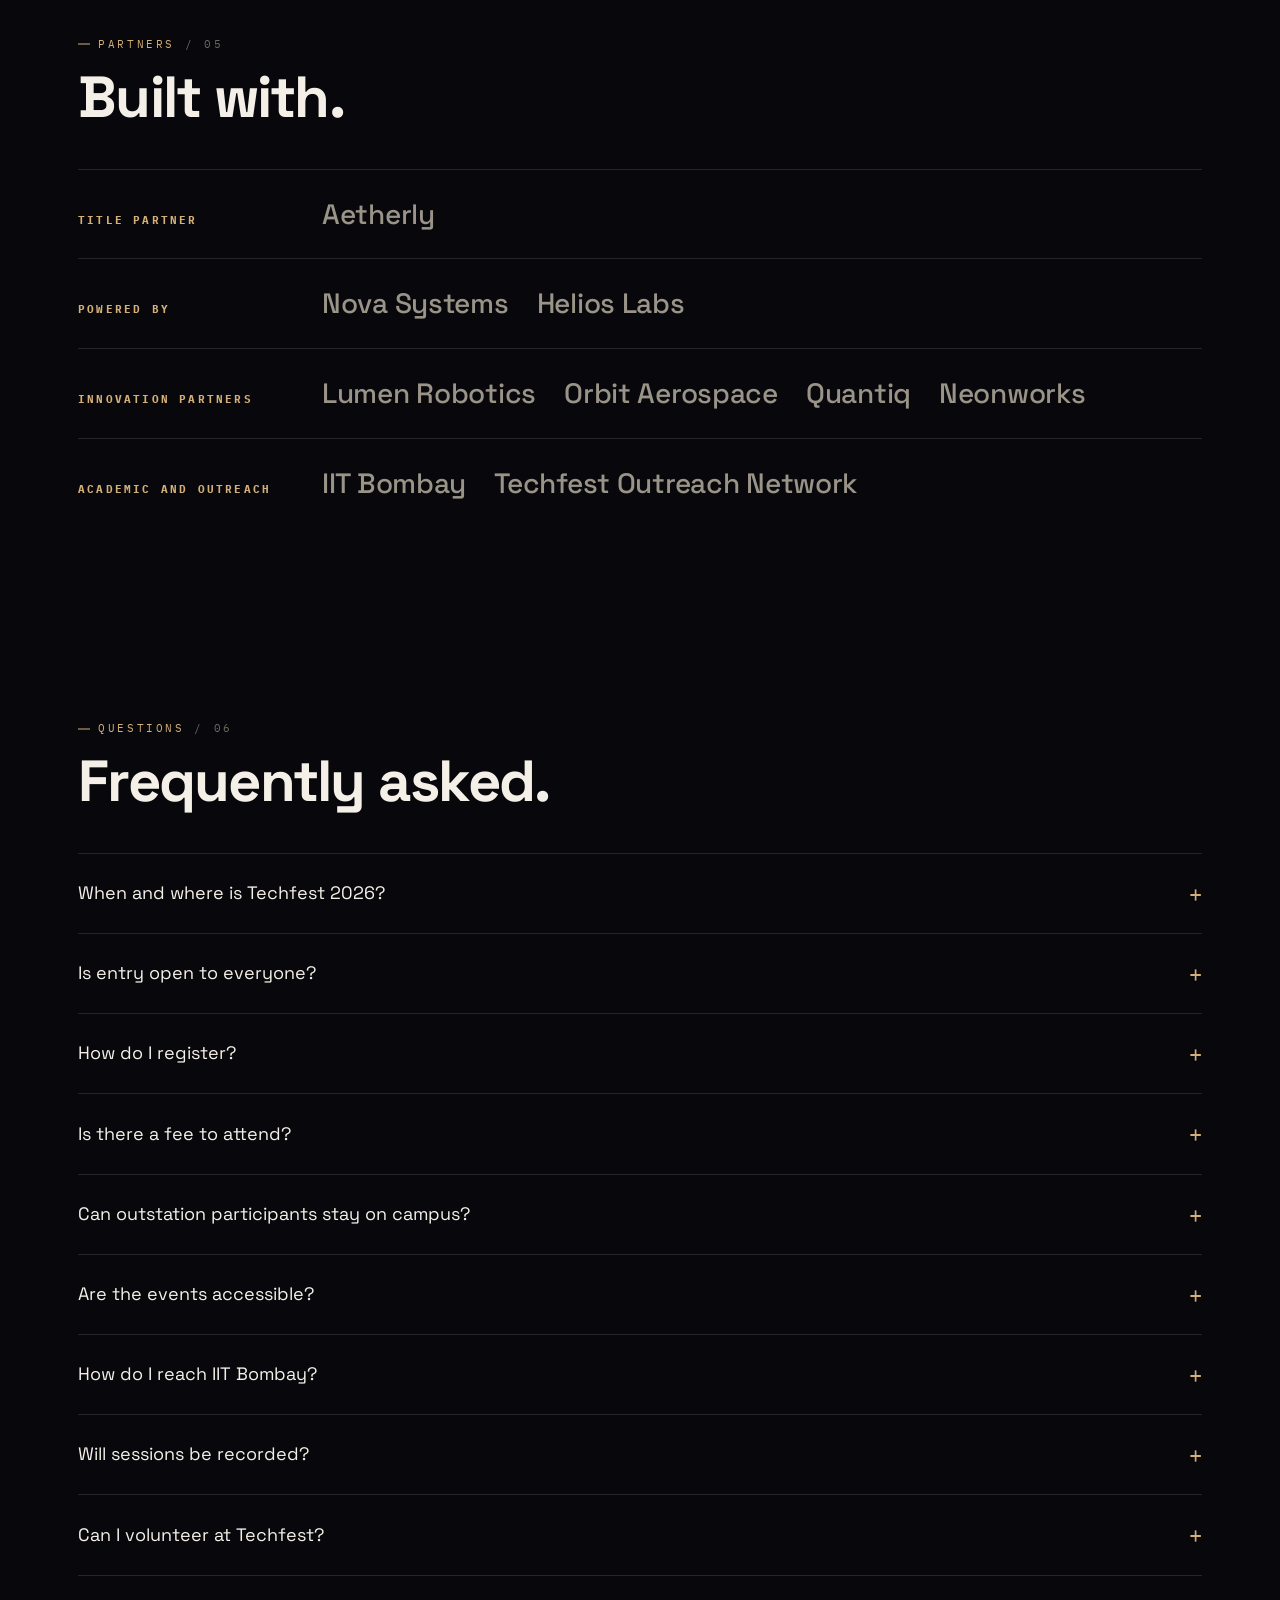
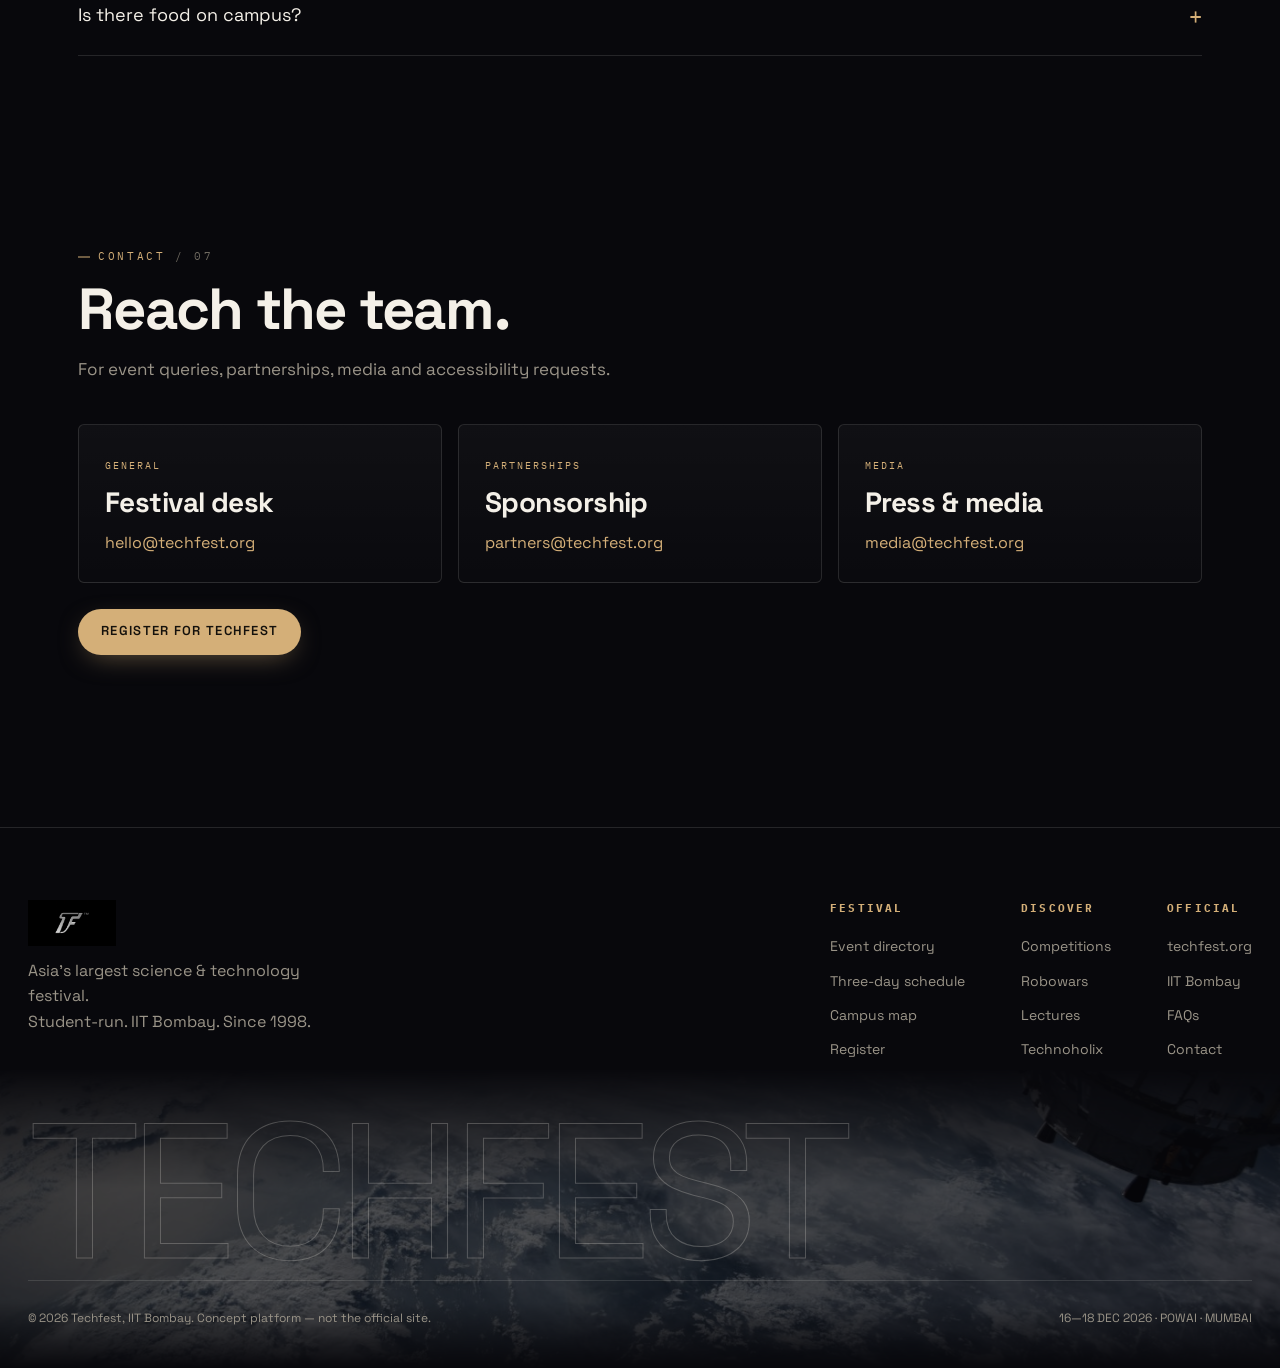
<file: Techfest-Demonstrate/about.html>
<!DOCTYPE html>
<html lang="en">
<head>
  <meta charset="UTF-8" />
  <meta name="viewport" content="width=device-width, initial-scale=1" />
  <meta name="theme-color" content="#08080c" />
  <title>About | Techfest 2026 — IIT Bombay</title>
  <meta name="description" content="About Techfest 2026 at IIT Bombay — a 29-year legacy, past winners, partners, testimonials and frequently asked questions." />
  <link rel="icon" href="assets/favicon.ico" />
  <link rel="apple-touch-icon" href="assets/apple-touch-icon.png" />
  <meta property="og:title" content="About | Techfest 2026" />
  <meta property="og:image" content="assets/tf-mark.png" />
  <link rel="preconnect" href="https://fonts.googleapis.com" />
  <link rel="preconnect" href="https://fonts.gstatic.com" crossorigin />
  <link href="https://fonts.googleapis.com/css2?family=Cormorant+Garamond:ital,wght@0,500;0,600;1,400;1,500;1,600&family=IBM+Plex+Mono:wght@400;500&family=Space+Grotesk:wght@400;500;600;700&display=swap" rel="stylesheet" />
  <link rel="stylesheet" href="css/styles.css?v=10" />
</head>
<body class="inner">
  <a class="skip" href="#main">Skip to content</a>
  <div class="grain" aria-hidden="true"></div>
  <div id="tf-nav"></div>

  <main id="main" class="site-main">
    <section class="detail-hero">
      <p class="breadcrumb"><a href="index.html">Home</a> / About</p>
      <p class="eyebrow">About Techfest</p>
      <h1 class="h2">Twenty-nine years of <em class="serif">building the future</em>.</h1>
      <p class="lede">Techfest is the annual science and technology festival of IIT Bombay — student-run since 1998 and now the largest of its kind in Asia.</p>
    </section>

    <section class="section split">
      <div>
        <p class="eyebrow">The story</p>
        <h2 class="h2">Run by students, <em class="serif">staged for everyone</em>.</h2>
        <p class="lede">What began as a small campus gathering has become a temporary city: competition arenas, lecture halls, an exhibition floor, workshops and three nights of spectacle. Every edition is designed and delivered by a student team at IIT Bombay, with the festival's home on the Powai campus at the centre of it all.</p>
        <p class="sub">The 2026 edition, An Astral Experience, reimagines the campus as a living observatory and the festival as an ecosystem — from the arena floor to the exhibition hall, from the dais to the lawns after dark.</p>
      </div>
      <div class="tilt" style="border:1px solid var(--line);border-radius:6px;overflow:hidden">
        <img src="assets/photos/crowd.jpg" alt="Festival crowd at Techfest" loading="lazy" decoding="async" width="900" height="620" />
      </div>
    </section>

    <section class="section" id="legacy">
      <div class="section-head">
        <p class="eyebrow">Legacy</p>
        <h2 class="h2">The road here.</h2>
      </div>
      <ul class="timeline" id="aboutTimeline"></ul>
    </section>

    <section class="section">
      <div class="section-head">
        <p class="eyebrow">Champions</p>
        <h2 class="h2">Past winners.</h2>
        <p class="lede">A few of the teams who have taken titles in recent editions.</p>
      </div>
      <div class="table-wrap">
        <table class="data">
          <thead><tr><th>Year</th><th>Event</th><th>Team</th><th>Institution</th></tr></thead>
          <tbody id="winnersTable"></tbody>
        </table>
      </div>
    </section>

    <section class="section">
      <div class="section-head">
        <p class="eyebrow">Voices</p>
        <h2 class="h2">What people carry home.</h2>
      </div>
      <div class="quote-grid" id="aboutQuotes"></div>
    </section>

    <section class="section">
      <div class="section-head">
        <p class="eyebrow">Partners</p>
        <h2 class="h2">Built with.</h2>
      </div>
      <div id="aboutPartners"></div>
    </section>

    <section class="section" id="faq">
      <div class="section-head">
        <p class="eyebrow">Questions</p>
        <h2 class="h2">Frequently asked.</h2>
      </div>
      <div class="faq" id="faqList"></div>
    </section>

    <section class="section" id="contact">
      <div class="section-head">
        <p class="eyebrow">Contact</p>
        <h2 class="h2">Reach the team.</h2>
        <p class="lede">For event queries, partnerships, media and accessibility requests.</p>
      </div>
      <div class="event-grid">
        <div class="card"><span class="tag">General</span><h3 class="h3" style="margin:10px 0 6px">Festival desk</h3><p class="sub"><a href="mailto:hello@techfest.org" style="color:var(--gold)">hello@techfest.org</a></p></div>
        <div class="card"><span class="tag">Partnerships</span><h3 class="h3" style="margin:10px 0 6px">Sponsorship</h3><p class="sub"><a href="mailto:partners@techfest.org" style="color:var(--gold)">partners@techfest.org</a></p></div>
        <div class="card"><span class="tag">Media</span><h3 class="h3" style="margin:10px 0 6px">Press &amp; media</h3><p class="sub"><a href="mailto:media@techfest.org" style="color:var(--gold)">media@techfest.org</a></p></div>
      </div>
      <p style="margin-top:26px"><a class="btn btn-gold" href="register.html">Register for Techfest</a></p>
    </section>
  </main>

  <div id="tf-footer"></div>

  <script src="js/data.js"></script>
  <script src="js/chrome.js?v=6"></script>
  <script src="js/ui.js"></script>
  <script src="js/about.js"></script>
</body>
</html>
</file>
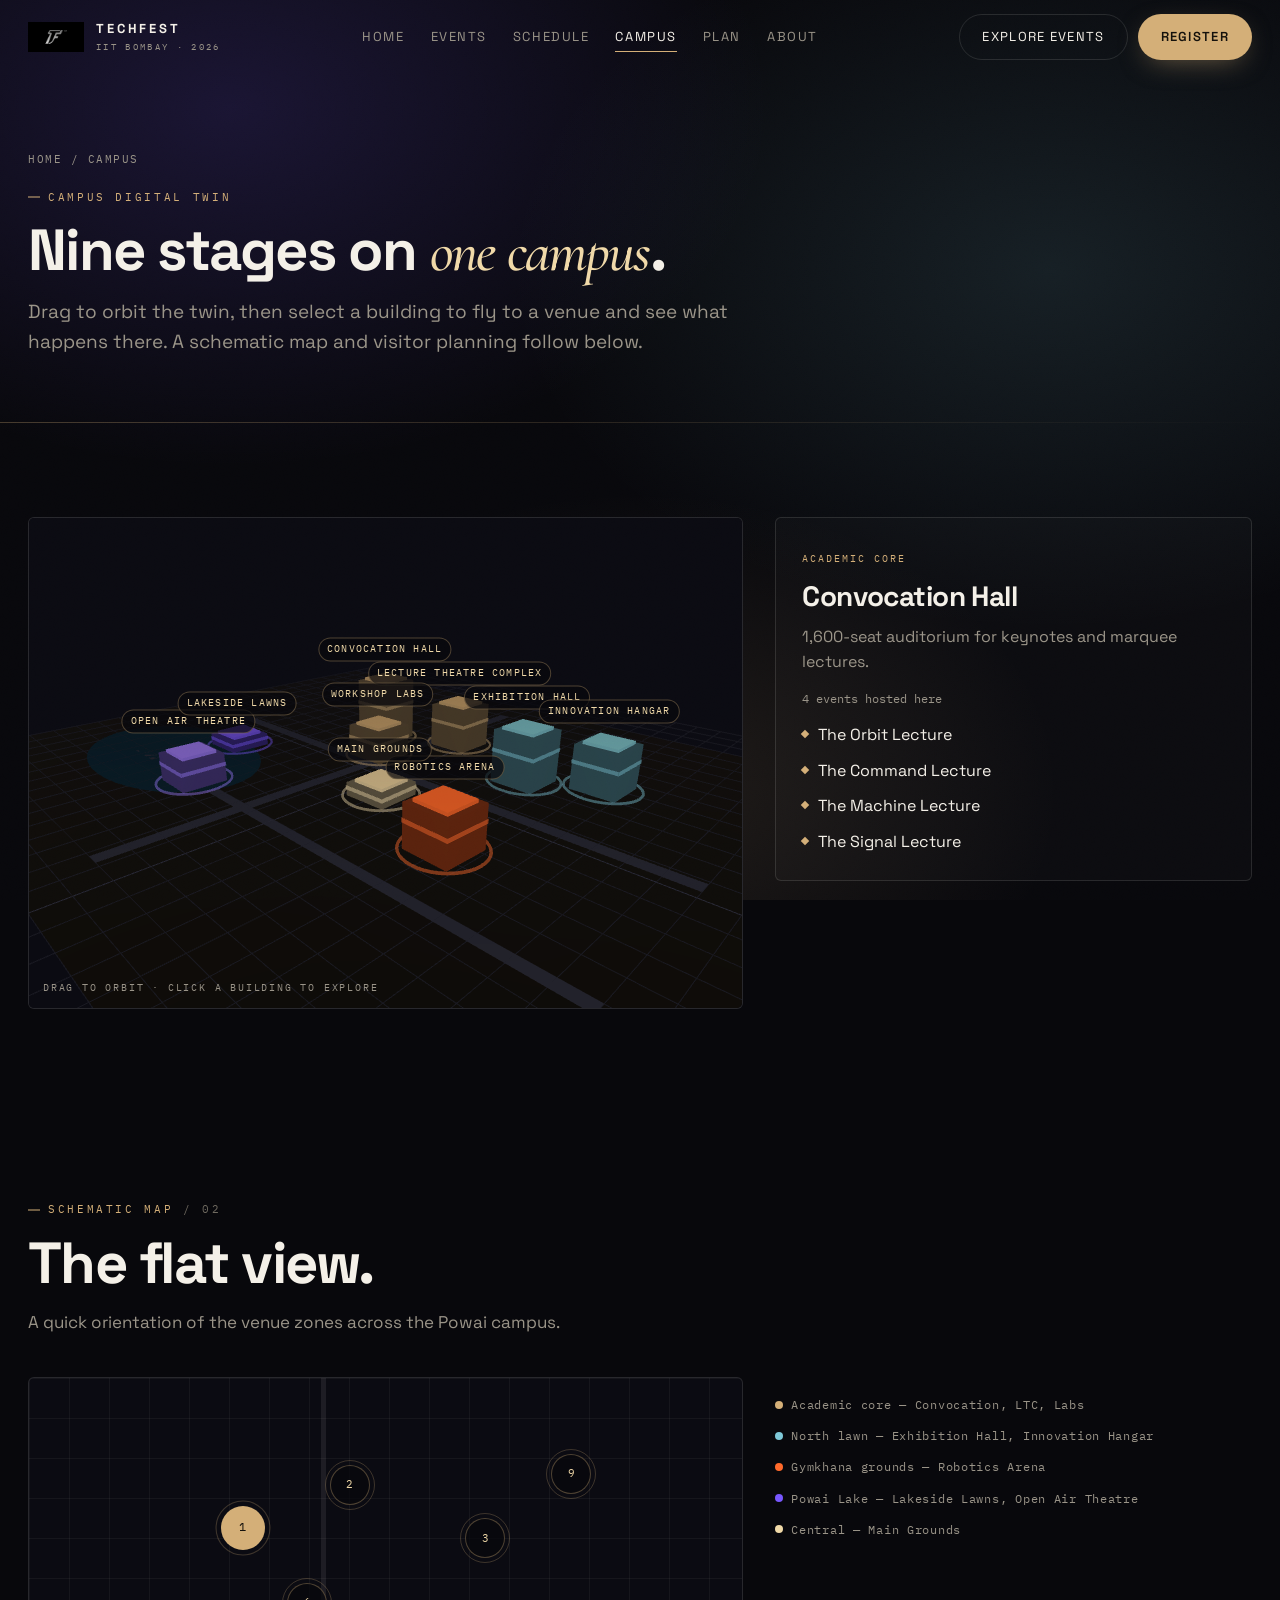
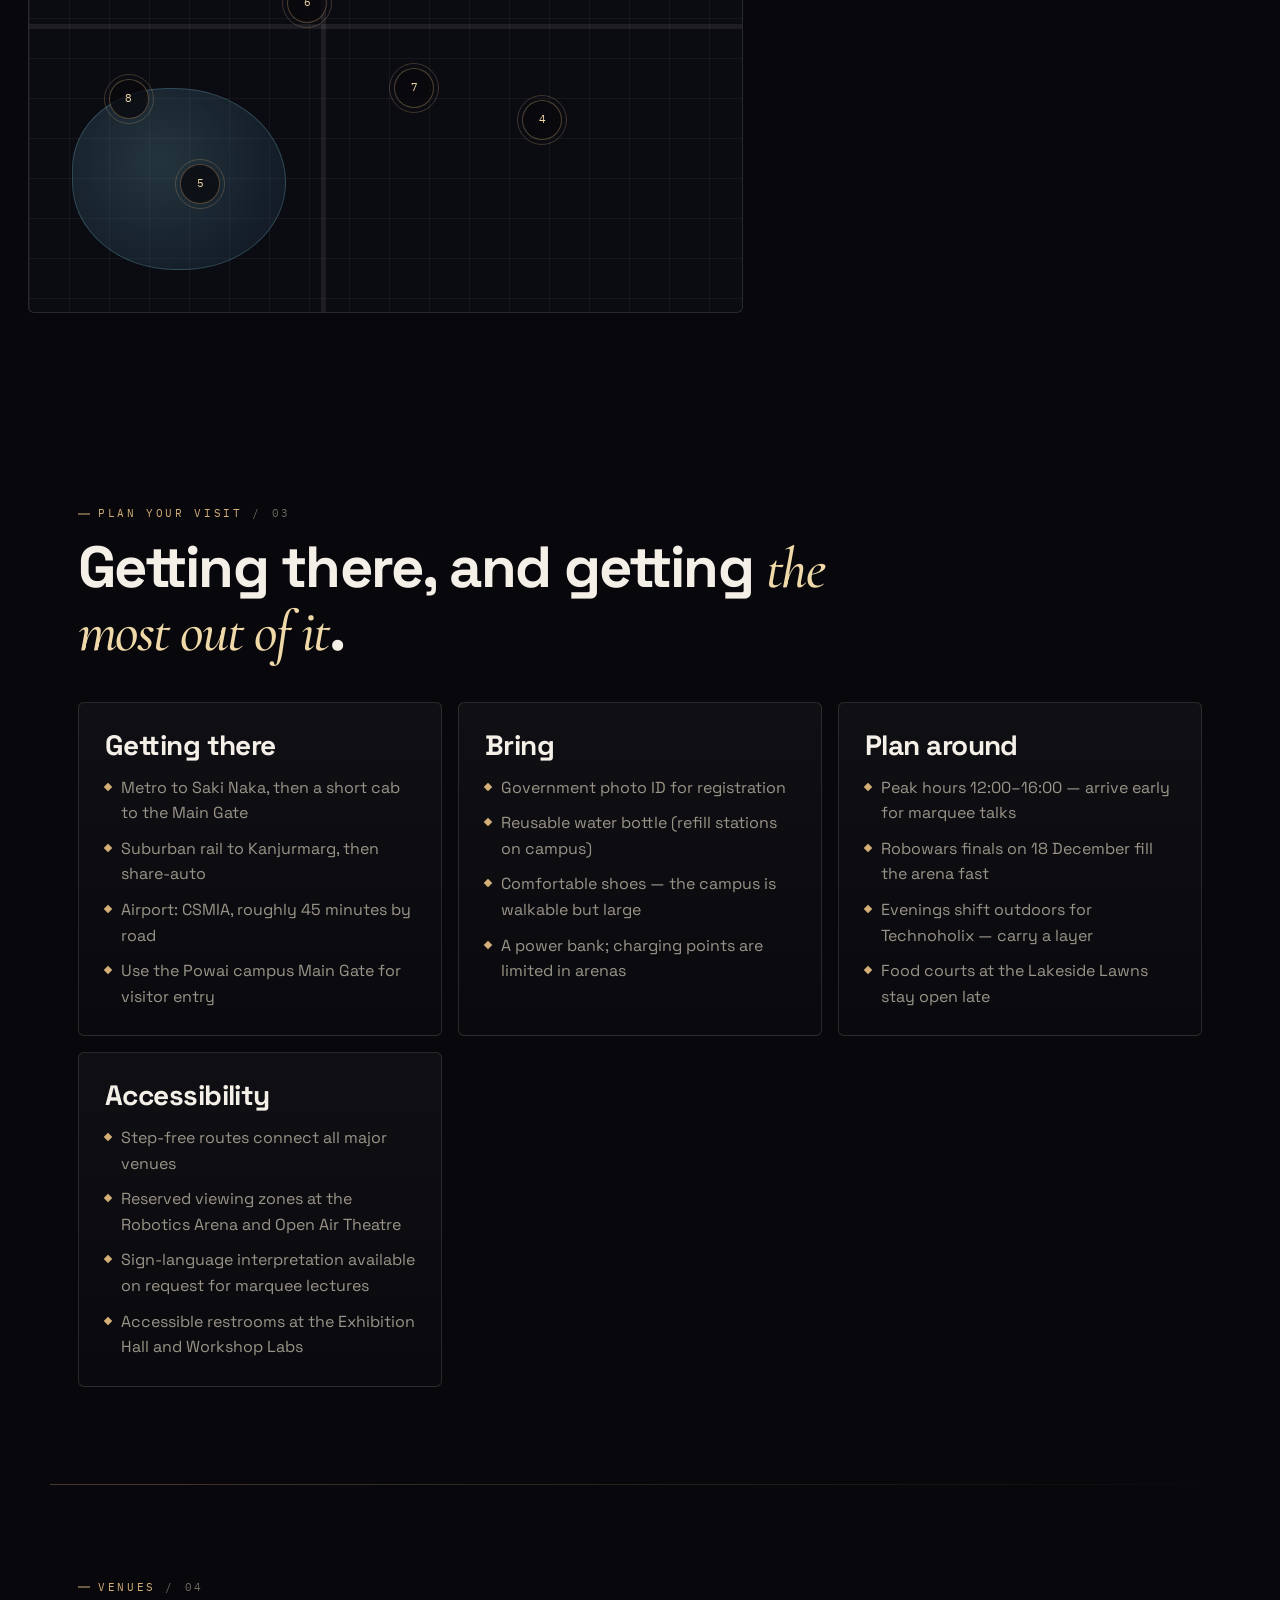
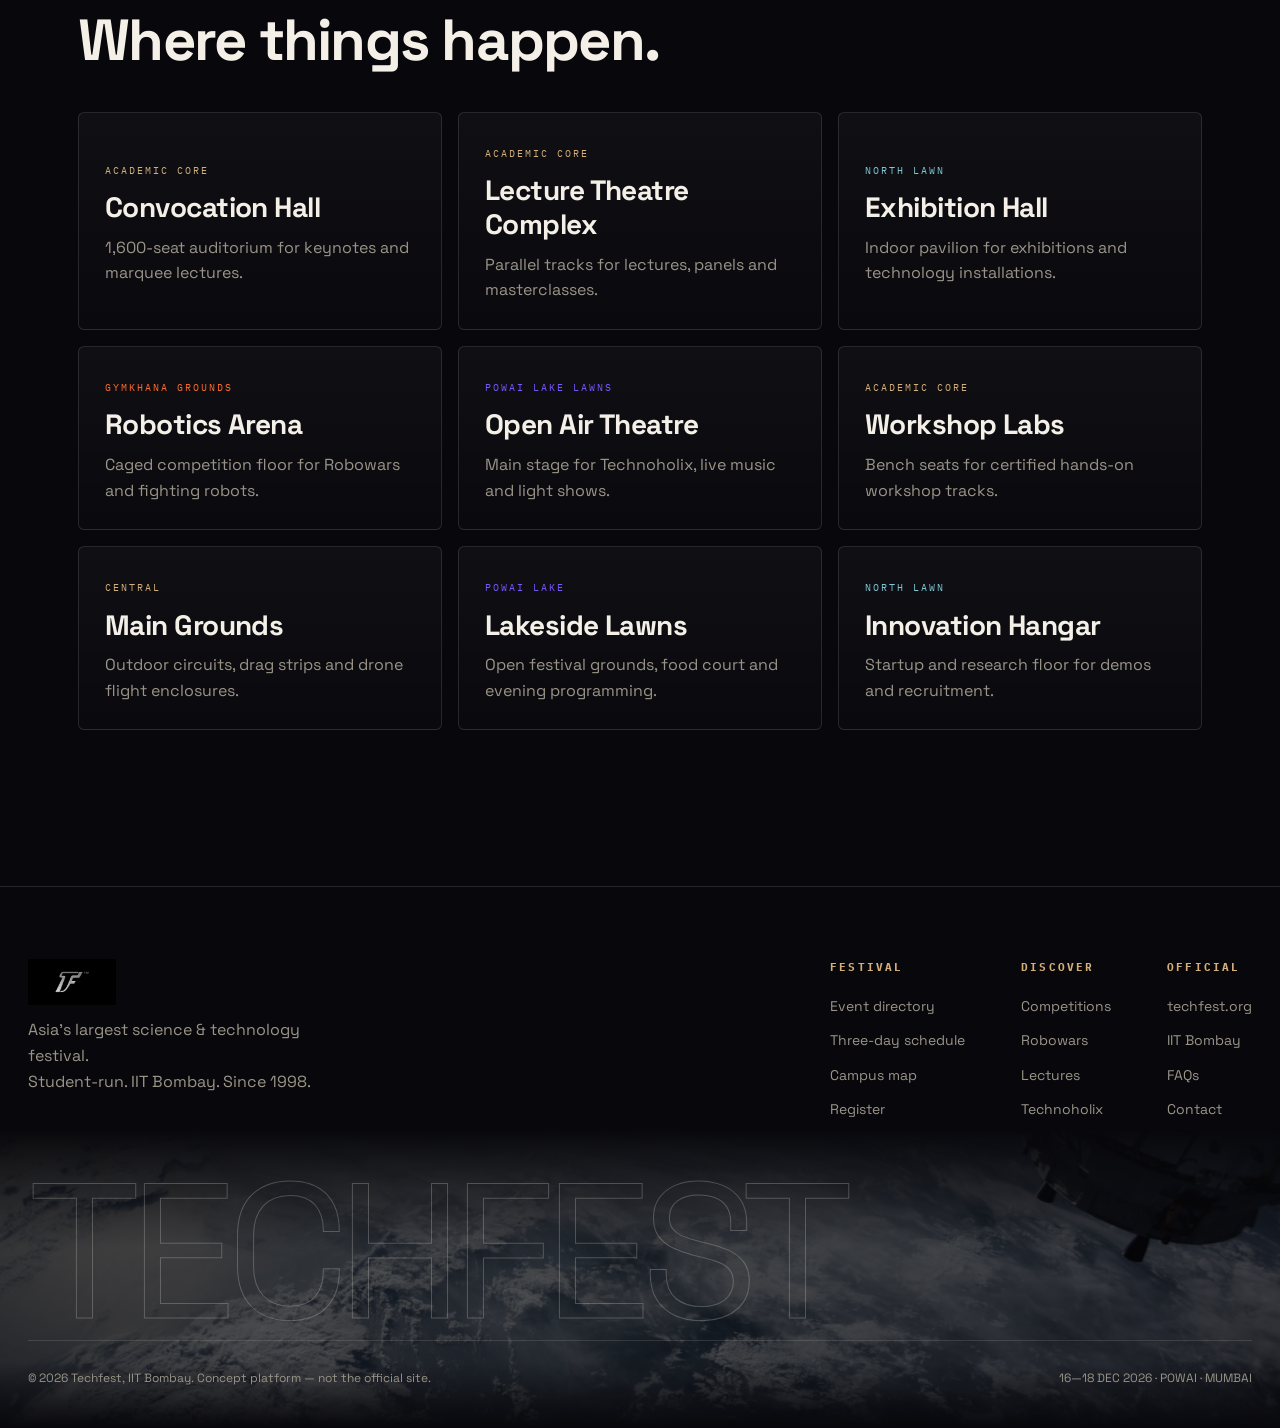
<file: Techfest-Demonstrate/campus.html>
<!DOCTYPE html>
<html lang="en">
<head>
  <meta charset="UTF-8" />
  <meta name="viewport" content="width=device-width, initial-scale=1" />
  <meta name="theme-color" content="#08080c" />
  <title>Campus & Map | Techfest 2026 — IIT Bombay</title>
  <meta name="description" content="Explore a 3D digital twin of the Techfest 2026 venues across the IIT Bombay campus in Powai, then plan your visit with travel, packing and timing guidance." />
  <link rel="icon" href="assets/favicon.ico" />
  <link rel="apple-touch-icon" href="assets/apple-touch-icon.png" />
  <meta property="og:title" content="Campus & Map | Techfest 2026" />
  <meta property="og:image" content="assets/tf-mark.png" />
  <link rel="preconnect" href="https://fonts.googleapis.com" />
  <link rel="preconnect" href="https://fonts.gstatic.com" crossorigin />
  <link href="https://fonts.googleapis.com/css2?family=Cormorant+Garamond:ital,wght@0,500;0,600;1,400;1,500;1,600&family=IBM+Plex+Mono:wght@400;500&family=Space+Grotesk:wght@400;500;600;700&display=swap" rel="stylesheet" />
  <link rel="stylesheet" href="css/styles.css?v=10" />
</head>
<body class="inner">
  <a class="skip" href="#main">Skip to content</a>
  <div class="grain" aria-hidden="true"></div>
  <div id="tf-nav"></div>

  <main id="main" class="site-main">
    <section class="detail-hero">
      <p class="breadcrumb"><a href="index.html">Home</a> / Campus</p>
      <p class="eyebrow">Campus digital twin</p>
      <h1 class="h2">Nine stages on <em class="serif">one campus</em>.</h1>
      <p class="lede">Drag to orbit the twin, then select a building to fly to a venue and see what happens there. A schematic map and visitor planning follow below.</p>
    </section>

    <section class="section section--wide">
      <div class="campus-layout">
        <div class="campus3d" aria-label="Interactive 3D campus map">
          <canvas id="campus-canvas" aria-label="3D campus twin"></canvas>
          <div class="c3d-nodes"></div>
          <span class="c3d-hint">Drag to orbit · click a building to explore</span>
        </div>
        <div class="map-detail" id="mapDetail" aria-live="polite"></div>
      </div>
    </section>

    <section class="section section--wide">
      <div class="section-head">
        <p class="eyebrow">Schematic map</p>
        <h2 class="h2">The flat view.</h2>
        <p class="lede">A quick orientation of the venue zones across the Powai campus.</p>
      </div>
      <div class="campus-layout">
        <div class="map-frame" id="mapFrame" aria-label="Schematic venue map">
          <div class="map-grid"></div>
          <div class="lake"></div>
          <div class="road" style="left:0;right:0;top:46%;height:5px"></div>
          <div class="road" style="top:0;bottom:0;left:41%;width:5px"></div>
        </div>
        <div class="map-legend" style="display:grid;gap:12px;align-content:start">
          <span><i style="background:var(--gold)"></i> Academic core — Convocation, LTC, Labs</span>
          <span><i style="background:var(--cyan)"></i> North lawn — Exhibition Hall, Innovation Hangar</span>
          <span><i style="background:var(--ember)"></i> Gymkhana grounds — Robotics Arena</span>
          <span><i style="background:var(--violet)"></i> Powai Lake — Lakeside Lawns, Open Air Theatre</span>
          <span><i style="background:var(--gold-2)"></i> Central — Main Grounds</span>
        </div>
      </div>
    </section>

    <section class="section" id="visit">
      <div class="section-head">
        <p class="eyebrow">Plan your visit</p>
        <h2 class="h2">Getting there, and getting <em class="serif">the most out of it</em>.</h2>
      </div>
      <div class="event-grid" id="visitorPlan"></div>
    </section>

    <section class="section">
      <div class="section-head">
        <p class="eyebrow">Venues</p>
        <h2 class="h2">Where things happen.</h2>
      </div>
      <div class="event-grid" id="venueList"></div>
    </section>
  </main>

  <div id="tf-footer"></div>

  <script src="js/data.js"></script>
  <script src="js/chrome.js?v=6"></script>
  <script src="js/ui.js"></script>
  <script src="js/campus.js"></script>
  <script type="module" src="js/campus3d.js"></script>
</body>
</html>
</file>
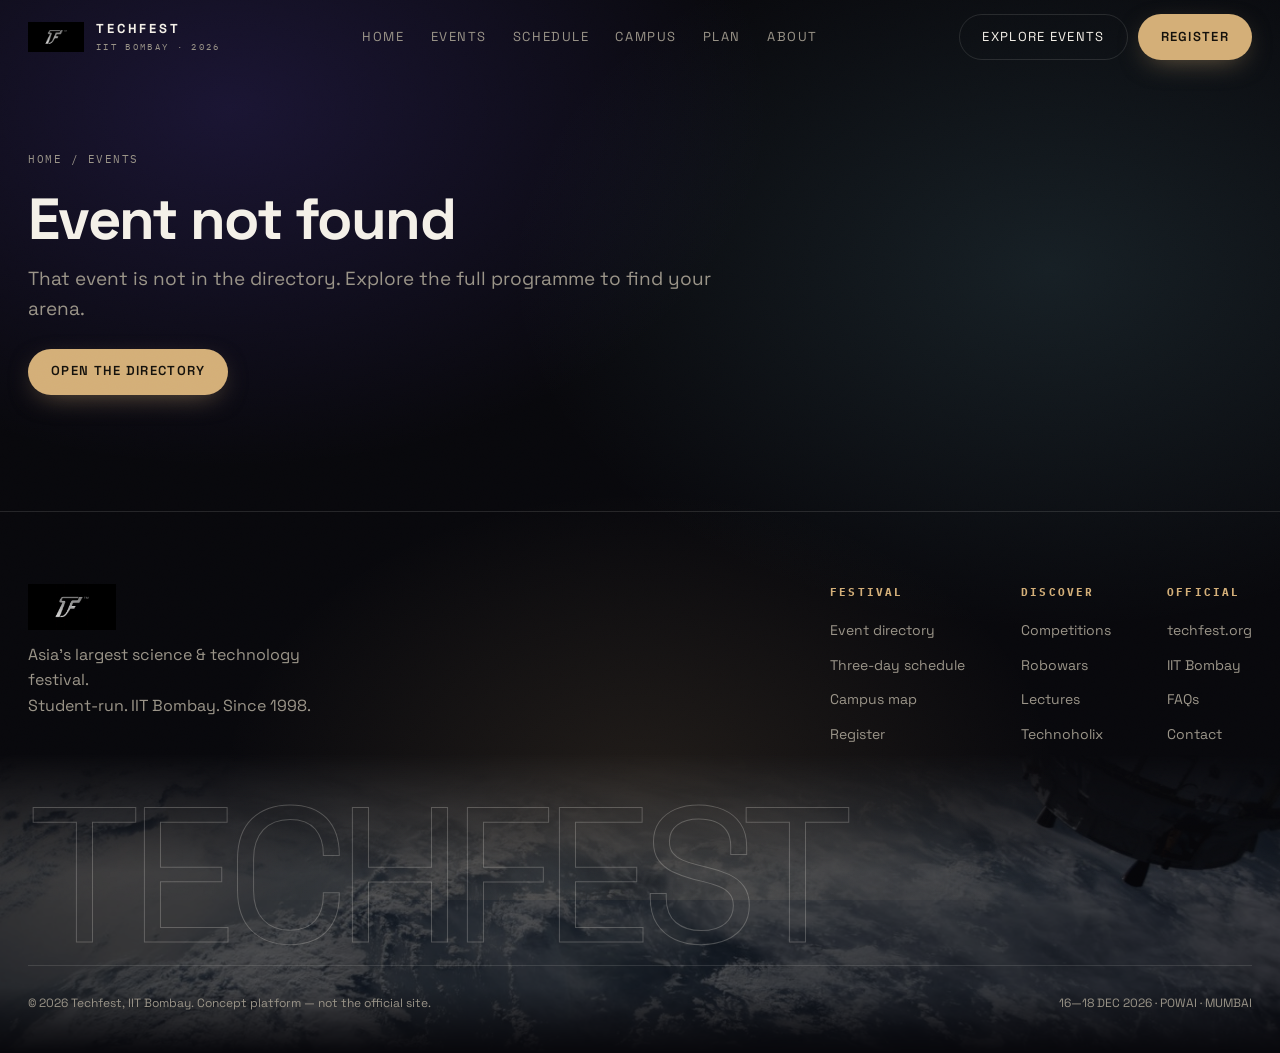
<file: Techfest-Demonstrate/event.html>
<!DOCTYPE html>
<html lang="en">
<head>
  <meta charset="UTF-8" />
  <meta name="viewport" content="width=device-width, initial-scale=1" />
  <meta name="theme-color" content="#08080c" />
  <title>Event | Techfest 2026 — IIT Bombay</title>
  <meta name="description" content="Event details, schedule, venue, eligibility and registration for Techfest 2026 at IIT Bombay." />
  <link rel="icon" href="assets/favicon.ico" />
  <link rel="apple-touch-icon" href="assets/apple-touch-icon.png" />
  <meta property="og:title" content="Event | Techfest 2026" />
  <meta property="og:image" content="assets/tf-mark.png" />
  <link rel="preconnect" href="https://fonts.googleapis.com" />
  <link rel="preconnect" href="https://fonts.gstatic.com" crossorigin />
  <link href="https://fonts.googleapis.com/css2?family=Cormorant+Garamond:ital,wght@0,500;0,600;1,400;1,500;1,600&family=IBM+Plex+Mono:wght@400;500&family=Space+Grotesk:wght@400;500;600;700&display=swap" rel="stylesheet" />
  <link rel="stylesheet" href="css/styles.css?v=10" />
</head>
<body class="inner">
  <a class="skip" href="#main">Skip to content</a>
  <div class="grain" aria-hidden="true"></div>
  <div id="tf-nav"></div>

  <main id="main" class="site-main">
    <div id="eventDetail"></div>
  </main>

  <div id="tf-footer"></div>

  <script src="js/data.js"></script>
  <script src="js/chrome.js?v=6"></script>
  <script src="js/ui.js"></script>
  <script src="js/genome.js"></script>
  <script src="js/detail.js"></script>
</body>
</html>
</file>
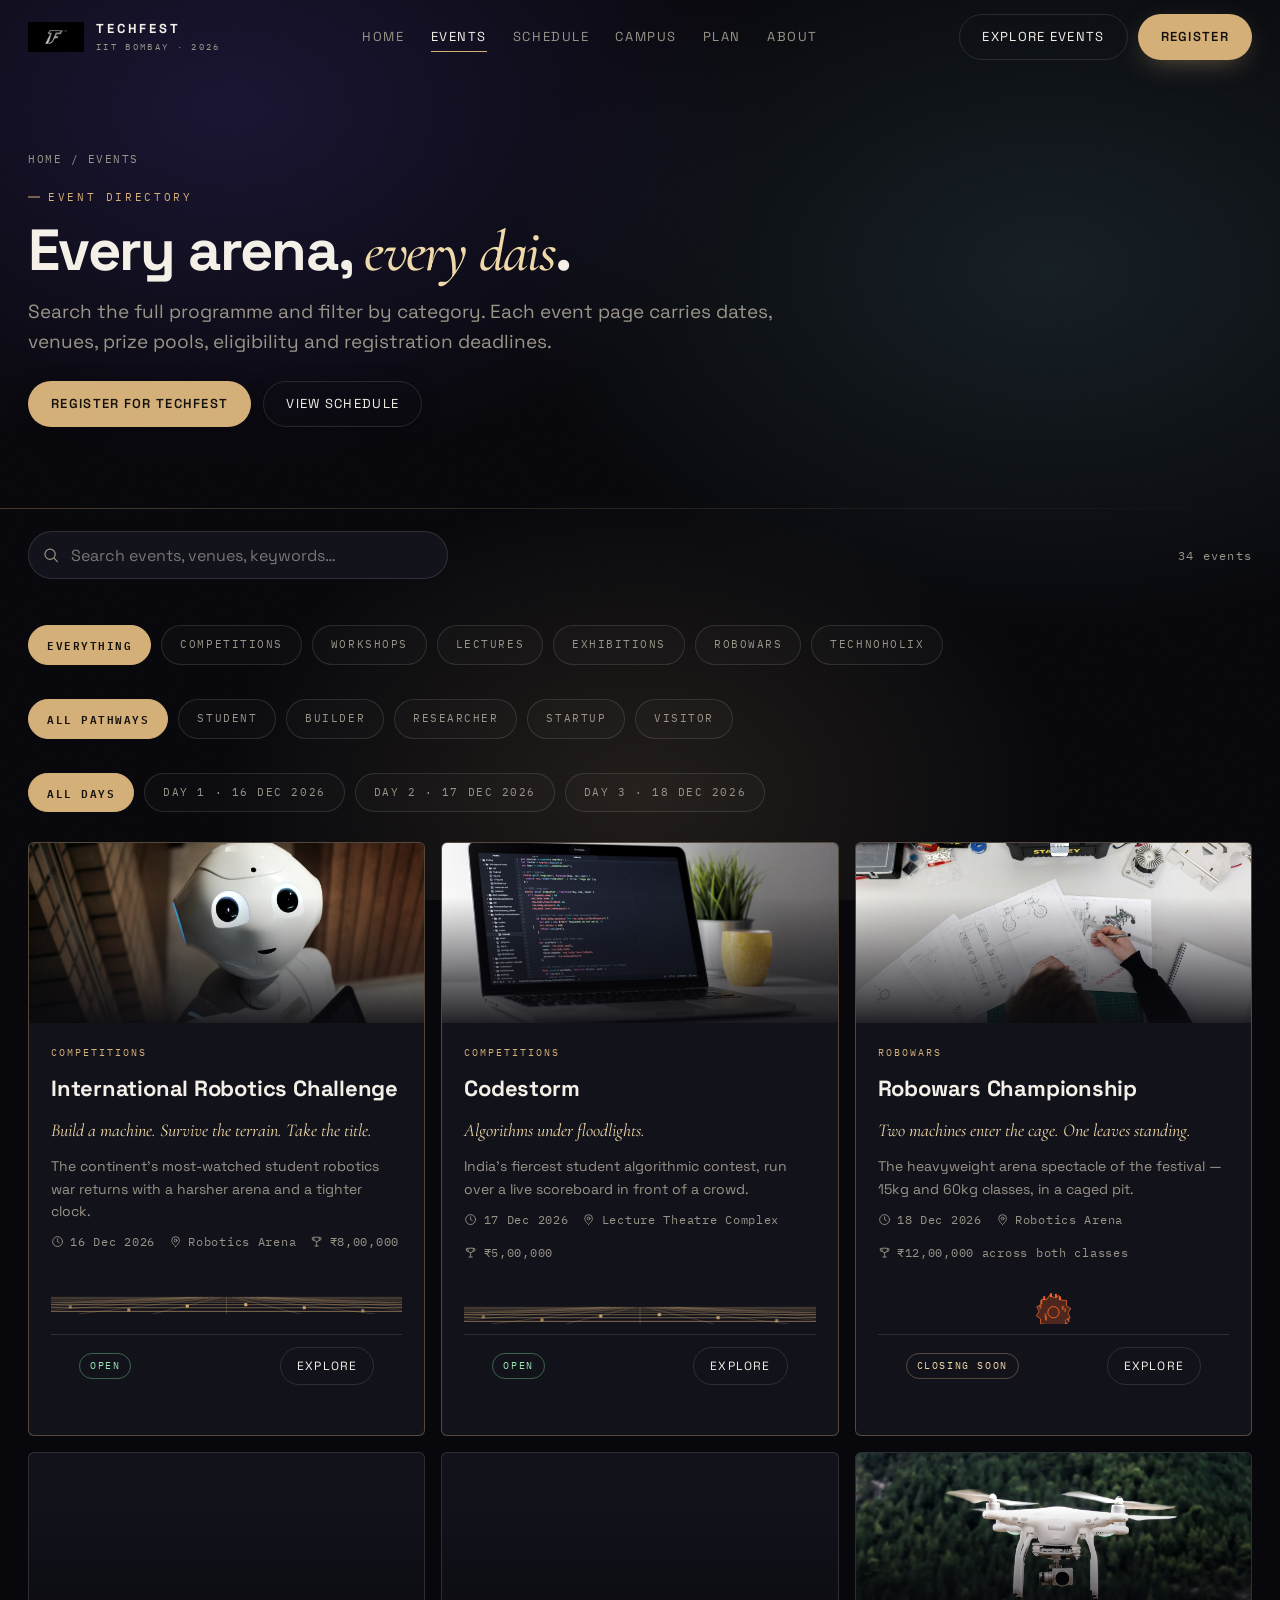
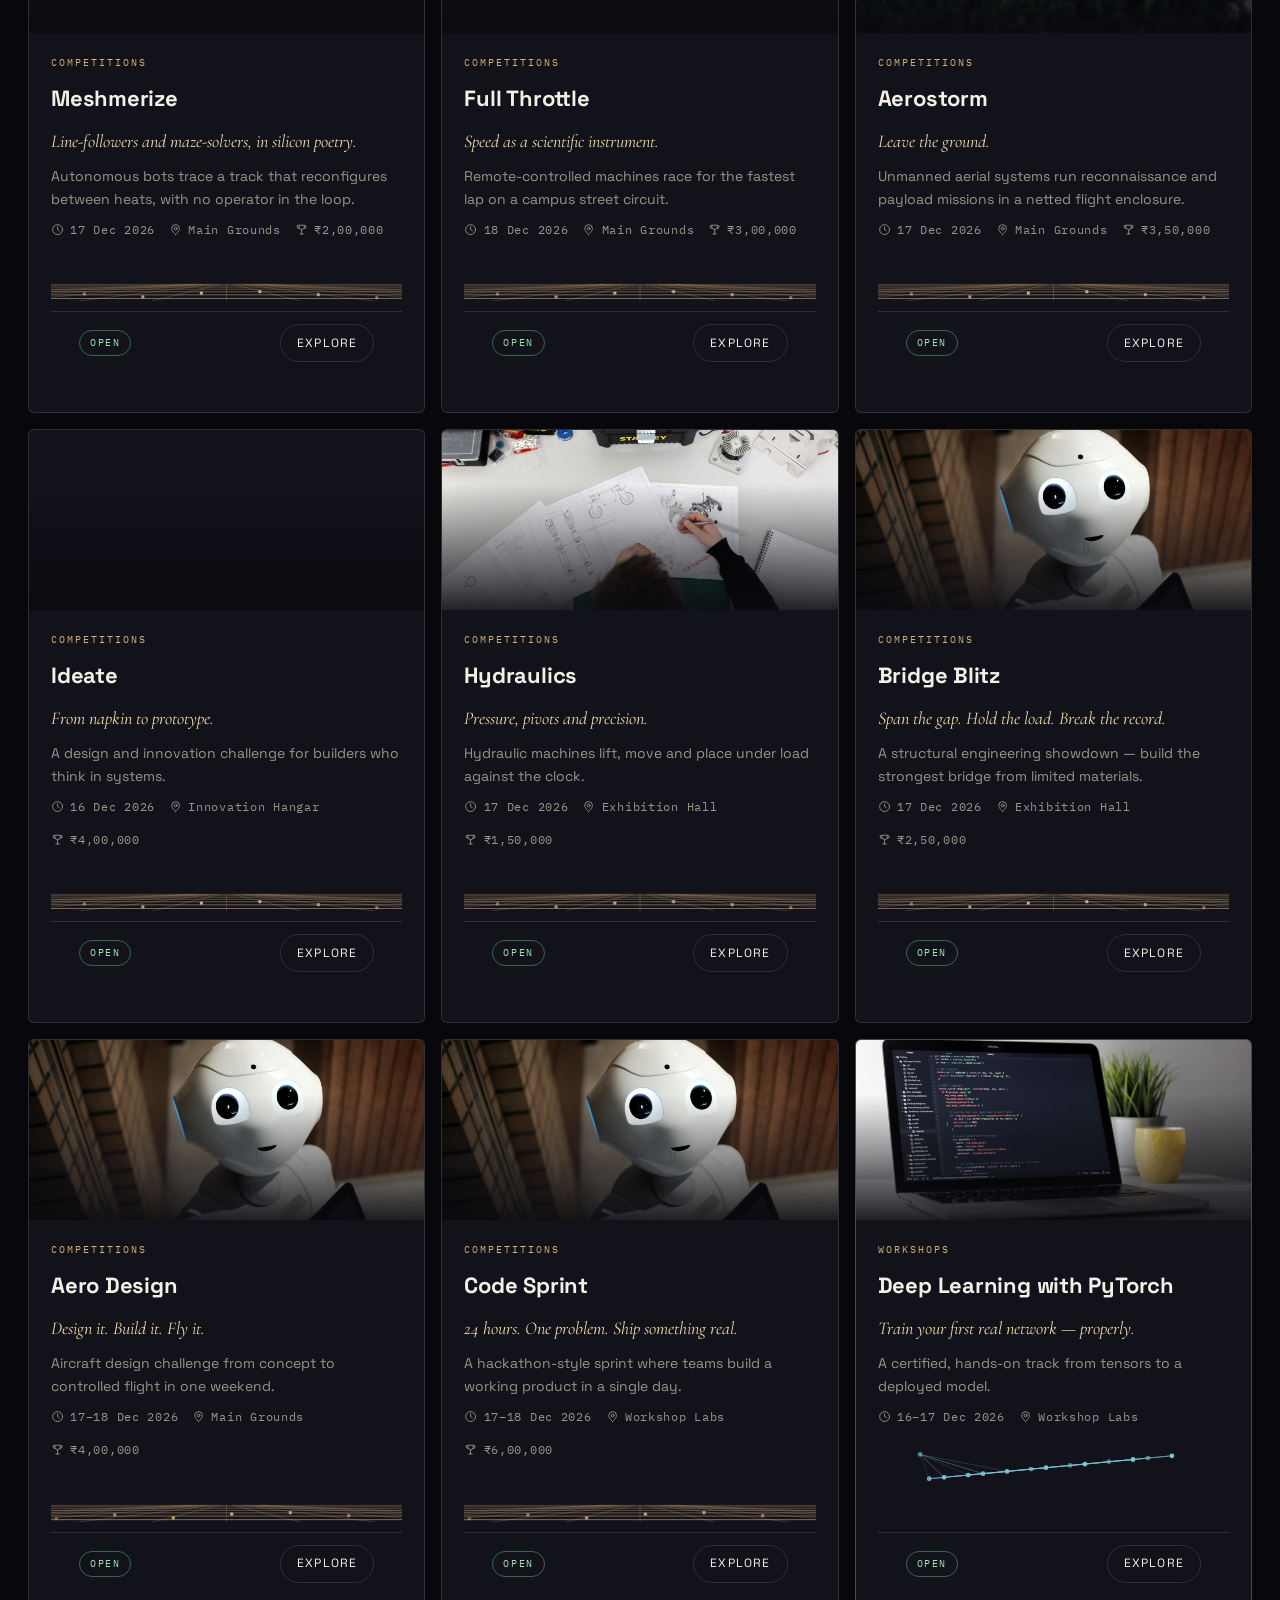
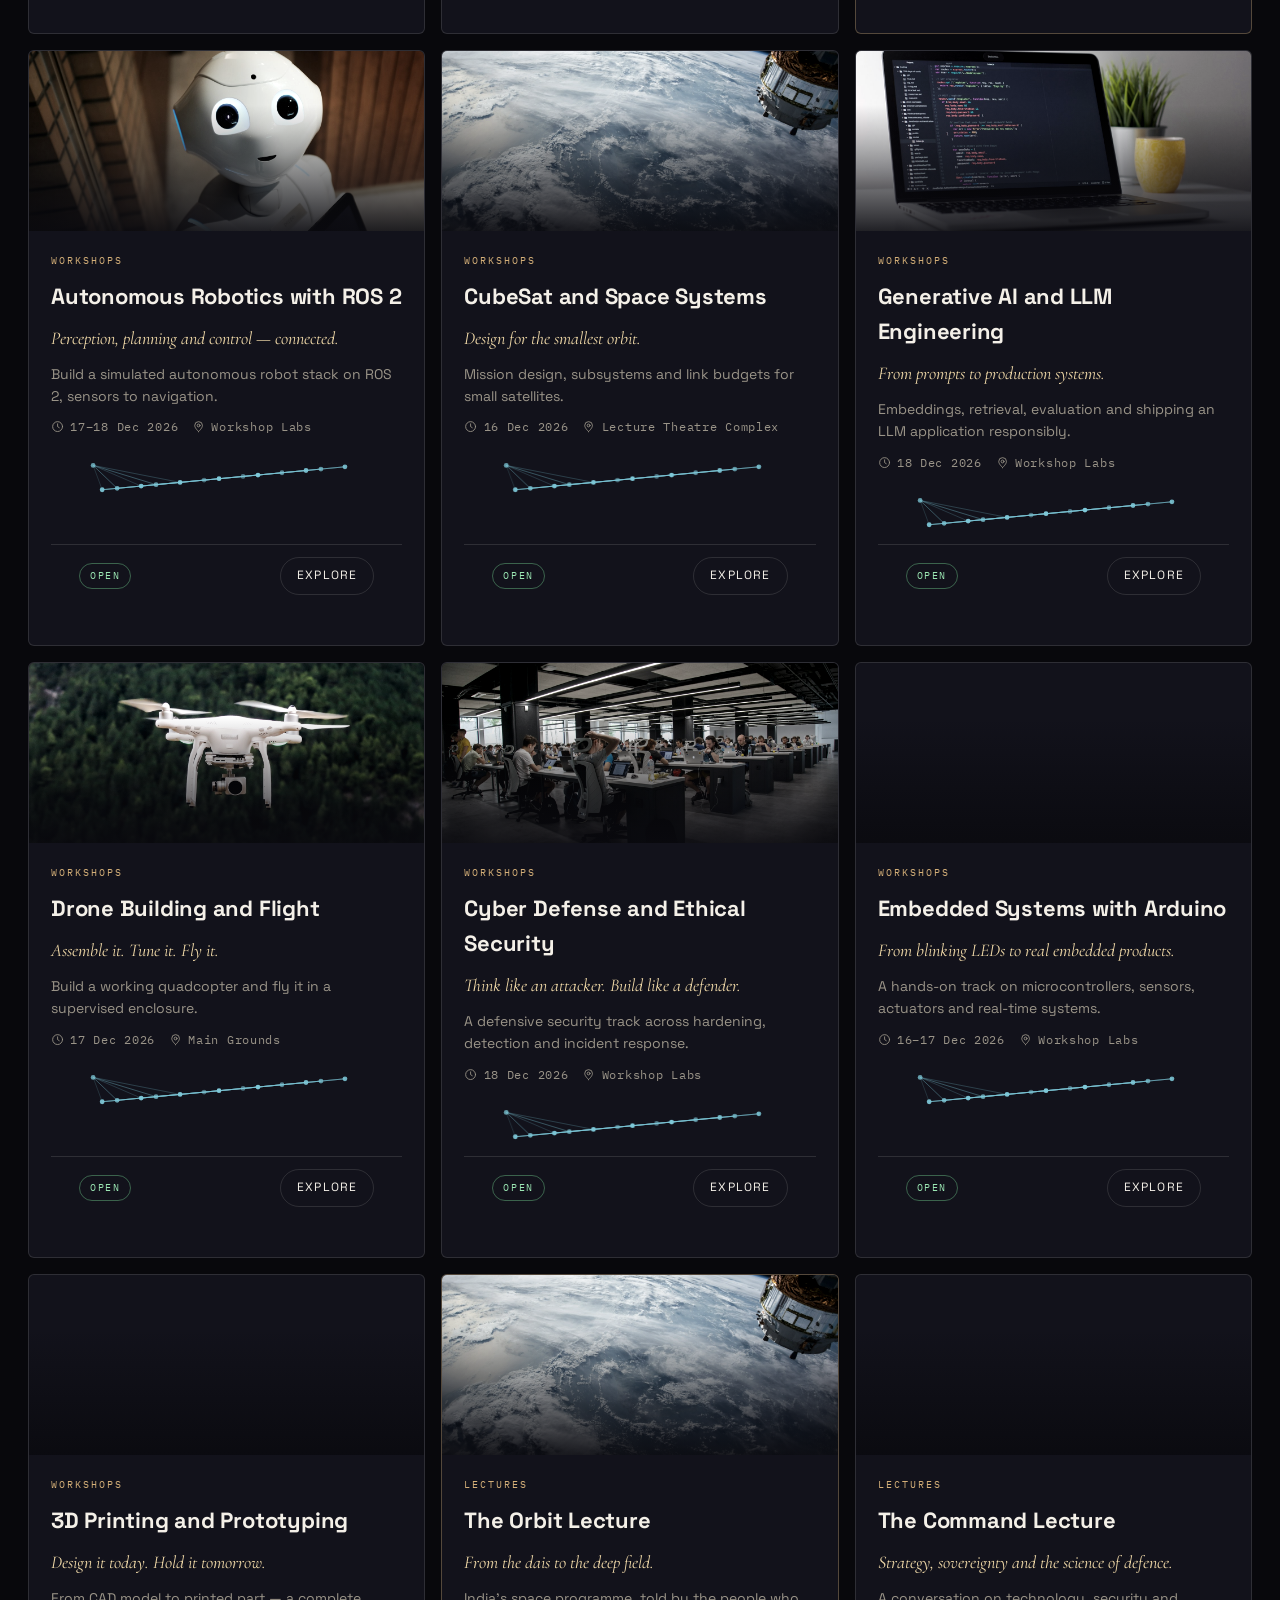
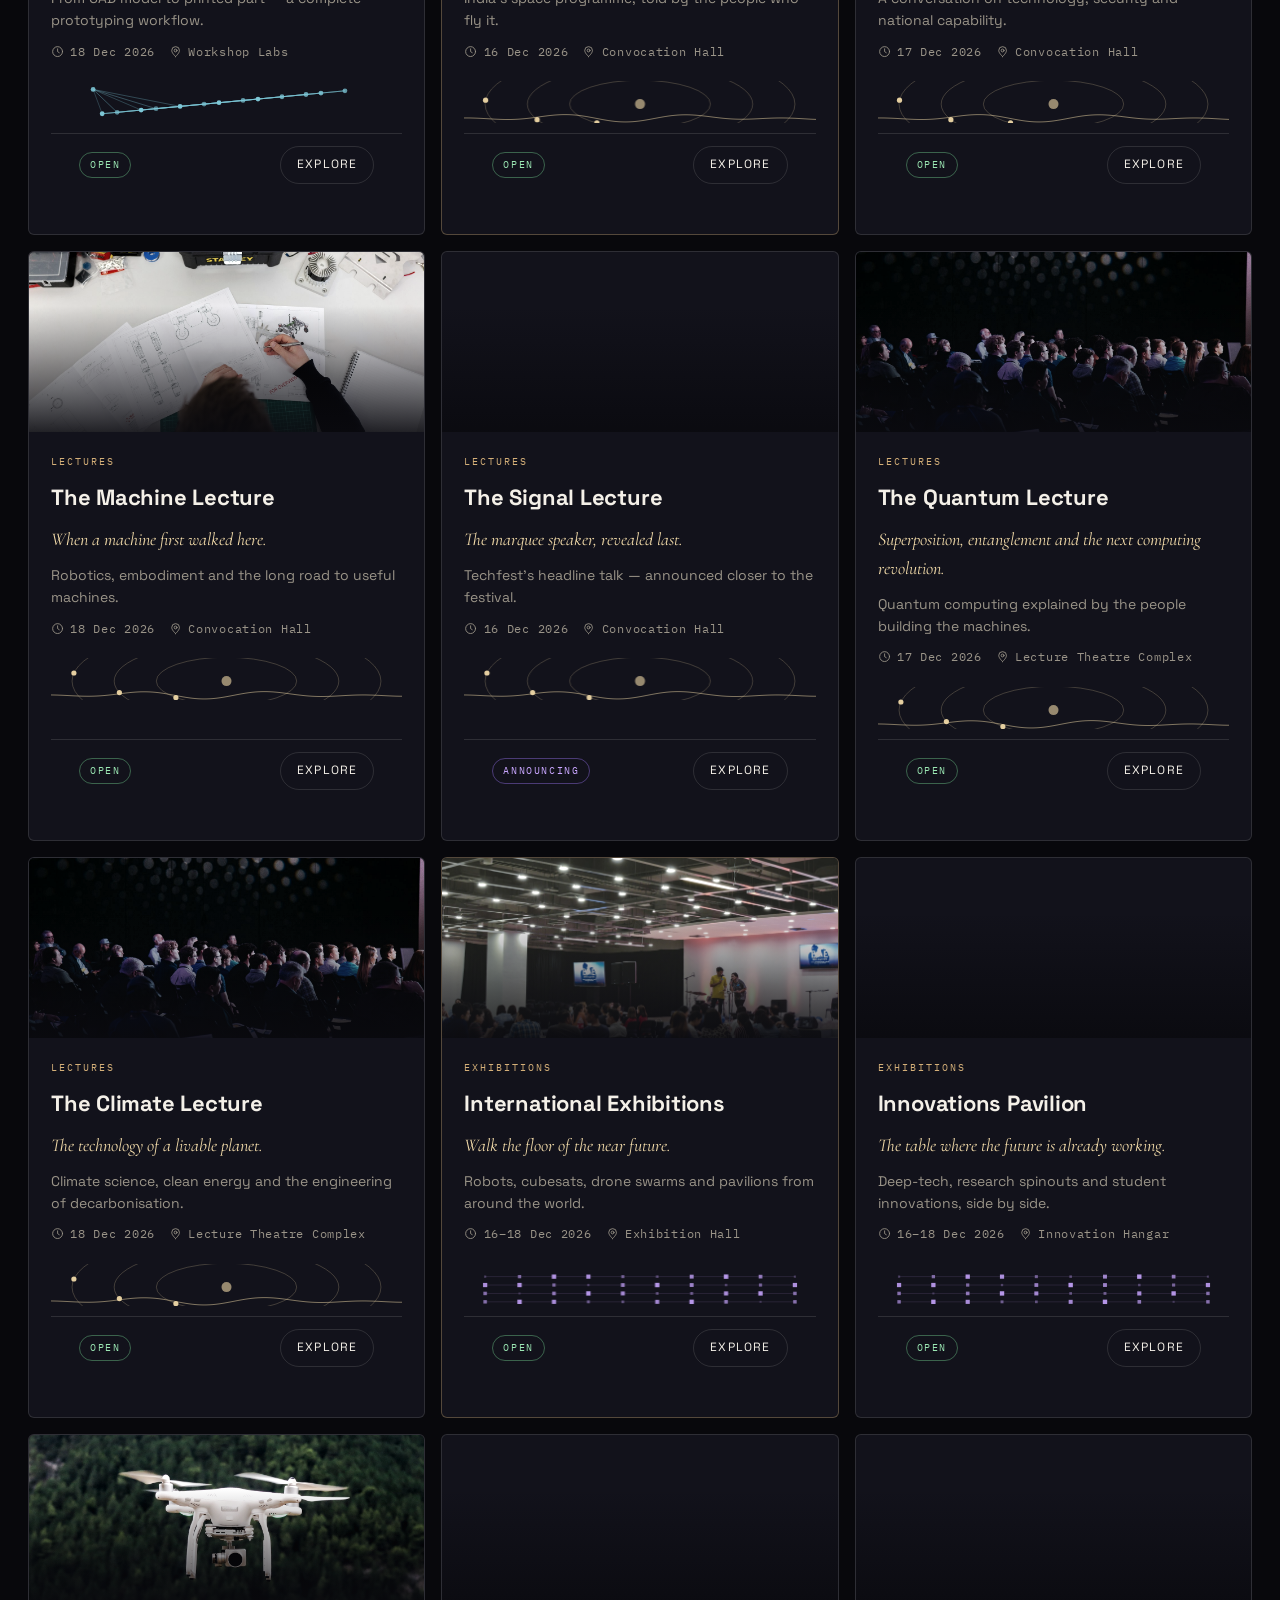
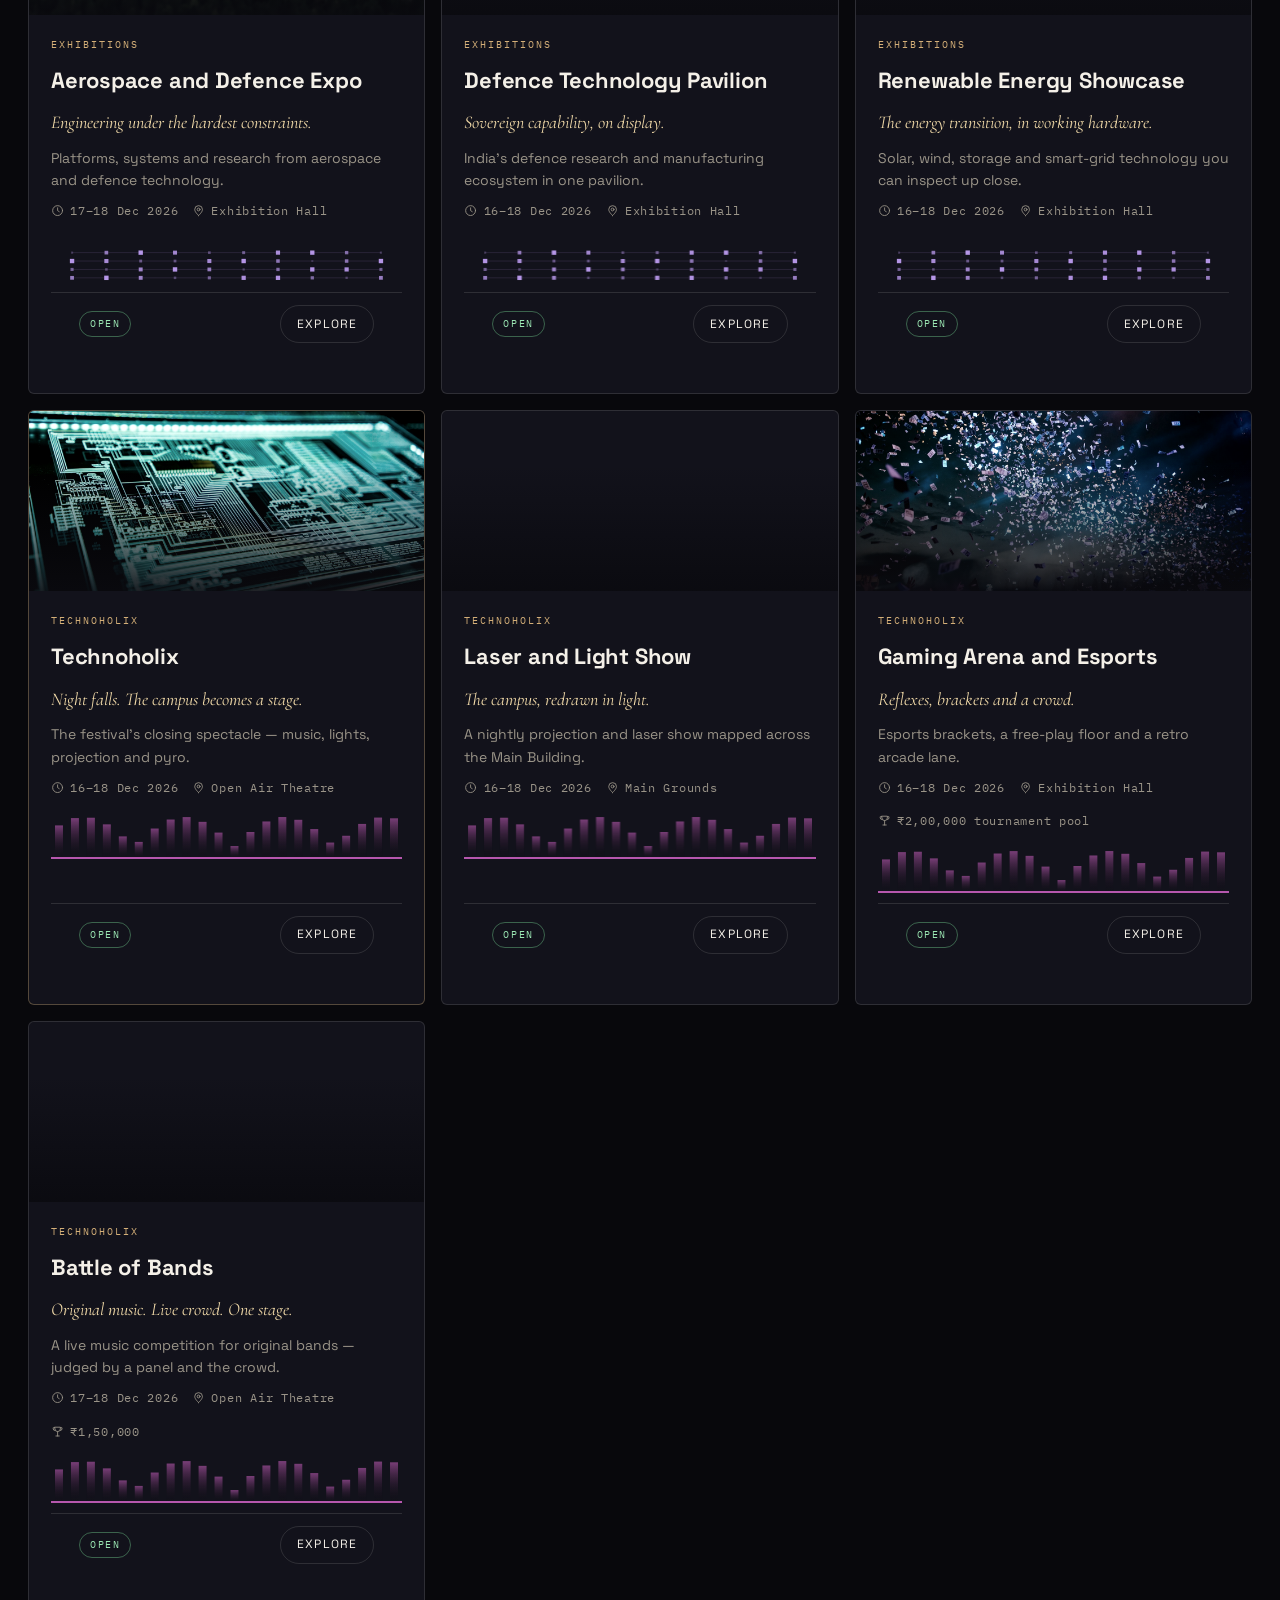
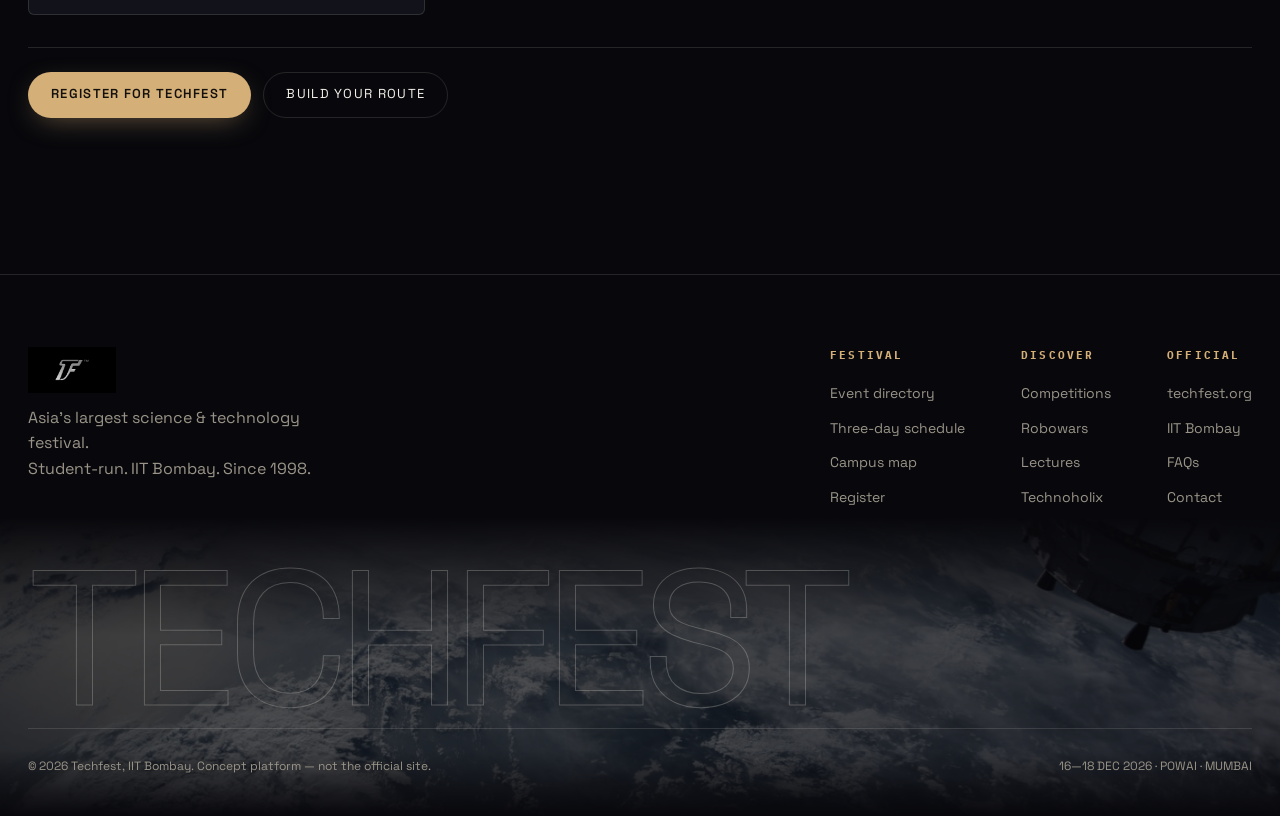
<file: Techfest-Demonstrate/events.html>
<!DOCTYPE html>
<html lang="en">
<head>
  <meta charset="UTF-8" />
  <meta name="viewport" content="width=device-width, initial-scale=1" />
  <meta name="theme-color" content="#08080c" />
  <title>Event Directory | Techfest 2026 — IIT Bombay</title>
  <meta name="description" content="Browse every competition, workshop, lecture, exhibition and night event at Techfest 2026. Search and filter by category, venue and prize." />
  <link rel="icon" href="assets/favicon.ico" />
  <link rel="apple-touch-icon" href="assets/apple-touch-icon.png" />
  <meta property="og:title" content="Event Directory | Techfest 2026" />
  <meta property="og:description" content="Fifty arenas, four lecture halls and a floor of exhibitions, 16–18 December 2026." />
  <meta property="og:image" content="assets/tf-mark.png" />
  <link rel="preconnect" href="https://fonts.googleapis.com" />
  <link rel="preconnect" href="https://fonts.gstatic.com" crossorigin />
  <link href="https://fonts.googleapis.com/css2?family=Cormorant+Garamond:ital,wght@0,500;0,600;1,400;1,500;1,600&family=IBM+Plex+Mono:wght@400;500&family=Space+Grotesk:wght@400;500;600;700&display=swap" rel="stylesheet" />
  <link rel="stylesheet" href="css/styles.css?v=10" />
</head>
<body class="inner">
  <a class="skip" href="#main">Skip to content</a>
  <div class="grain" aria-hidden="true"></div>
  <div id="tf-nav"></div>

  <main id="main" class="site-main">
    <section class="detail-hero">
      <p class="breadcrumb"><a href="index.html">Home</a> / Events</p>
      <p class="eyebrow">Event directory</p>
      <h1 class="h2">Every arena, <em class="serif">every dais</em>.</h1>
      <p class="lede">Search the full programme and filter by category. Each event page carries dates, venues, prize pools, eligibility and registration deadlines.</p>
      <div class="hero-cta" style="margin-top:24px">
        <a class="btn btn-gold" href="register.html">Register for Techfest</a>
        <a class="btn btn-ghost" href="schedule.html">View schedule</a>
      </div>
    </section>

    <section class="section section--wide" style="padding-top:24px">
      <div class="toolbar">
        <label class="search">
          <svg viewBox="0 0 24 24" aria-hidden="true"><circle cx="11" cy="11" r="7"/><path d="M21 21l-4.3-4.3"/></svg>
          <input id="eventSearch" type="search" placeholder="Search events, venues, keywords…" aria-label="Search events" autocomplete="off" />
        </label>
        <p class="result-count" id="resultCount" aria-live="polite"></p>
      </div>
      <div class="stack" style="gap:14px;margin-bottom:30px">
        <div class="chip-row" id="catChips" role="group" aria-label="Filter by category"></div>
        <div class="chip-row" id="pathChips" role="group" aria-label="Filter by pathway"></div>
        <div class="chip-row" id="dayChips" role="group" aria-label="Filter by day"></div>
      </div>
      <div class="event-grid" id="eventGrid"></div>
      <div class="section-cta">
        <a class="btn btn-gold" href="register.html">Register for Techfest</a>
        <a class="btn btn-ghost" href="plan.html">Build your route</a>
      </div>
    </section>
  </main>

  <div id="tf-footer"></div>

  <script src="js/data.js"></script>
  <script src="js/chrome.js?v=6"></script>
  <script src="js/ui.js"></script>
  <script src="js/genome.js"></script>
  <script src="js/catalog.js"></script>
</body>
</html>
</file>
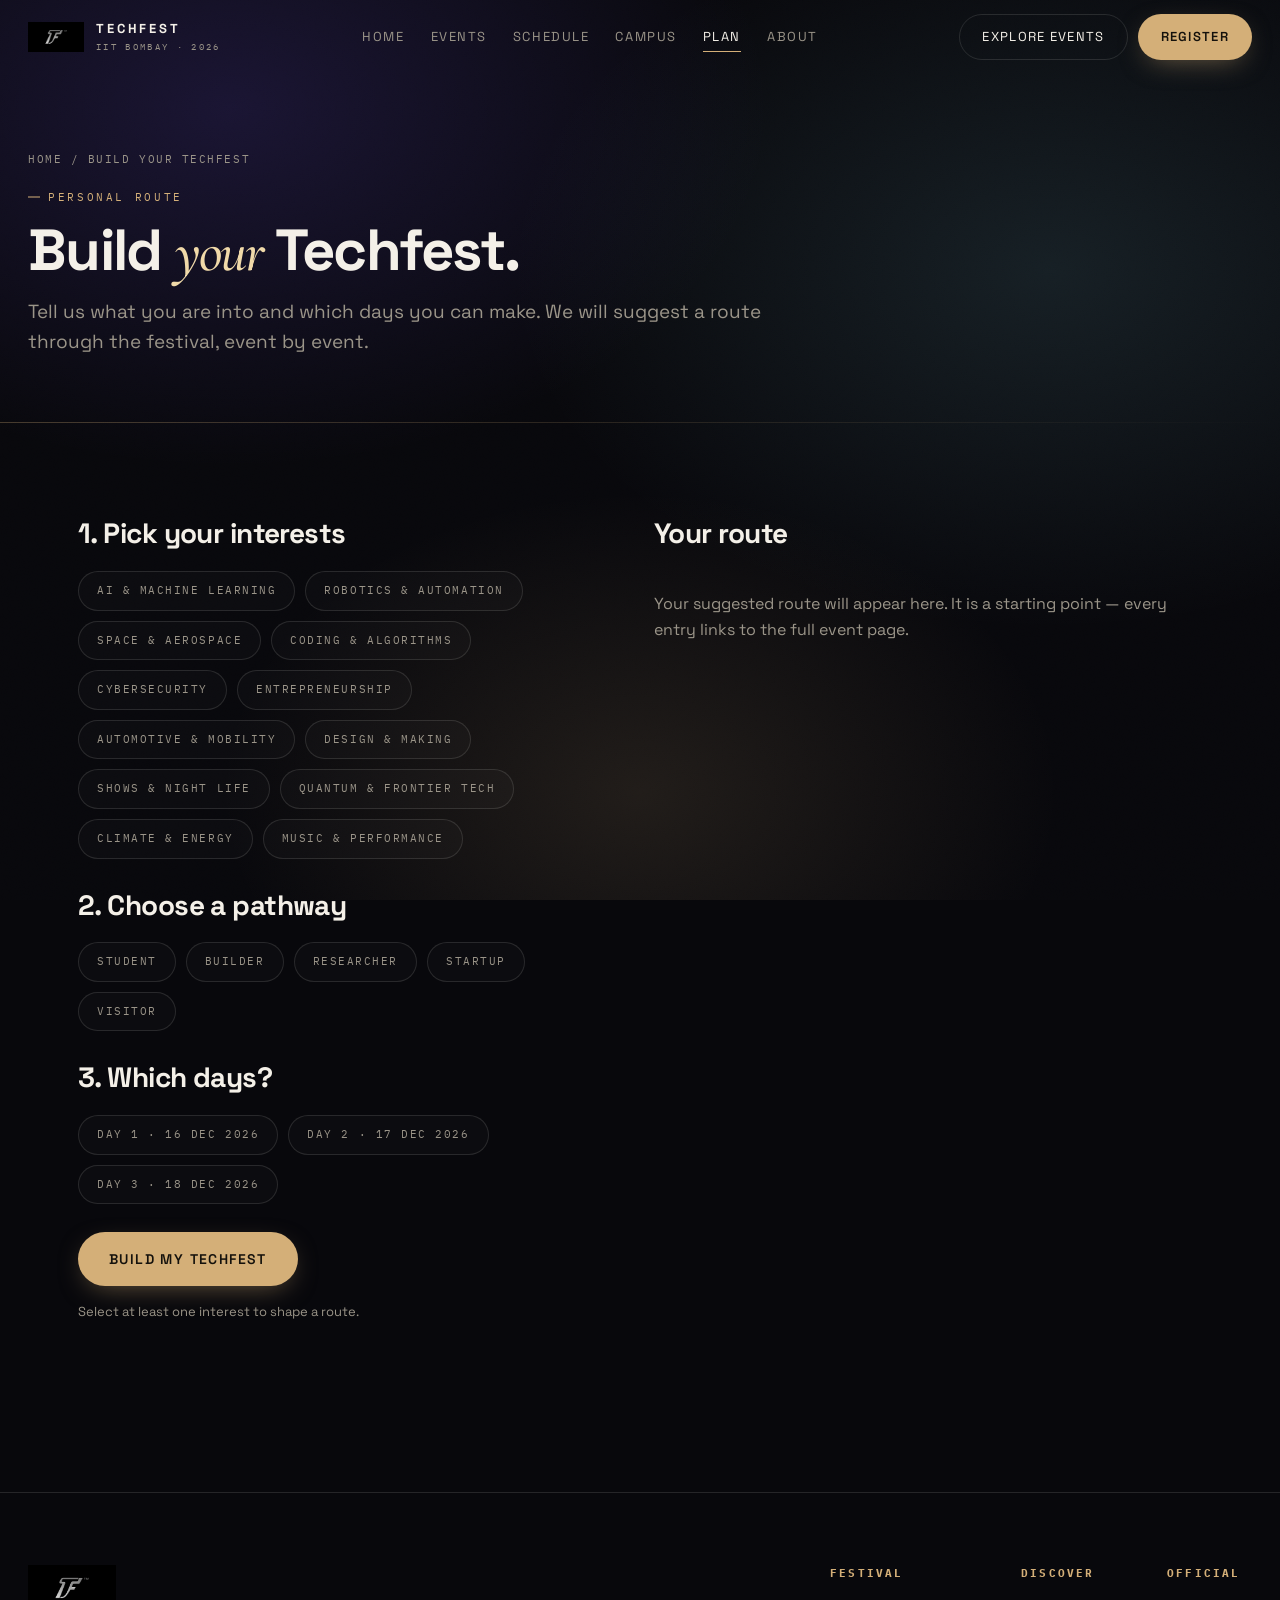
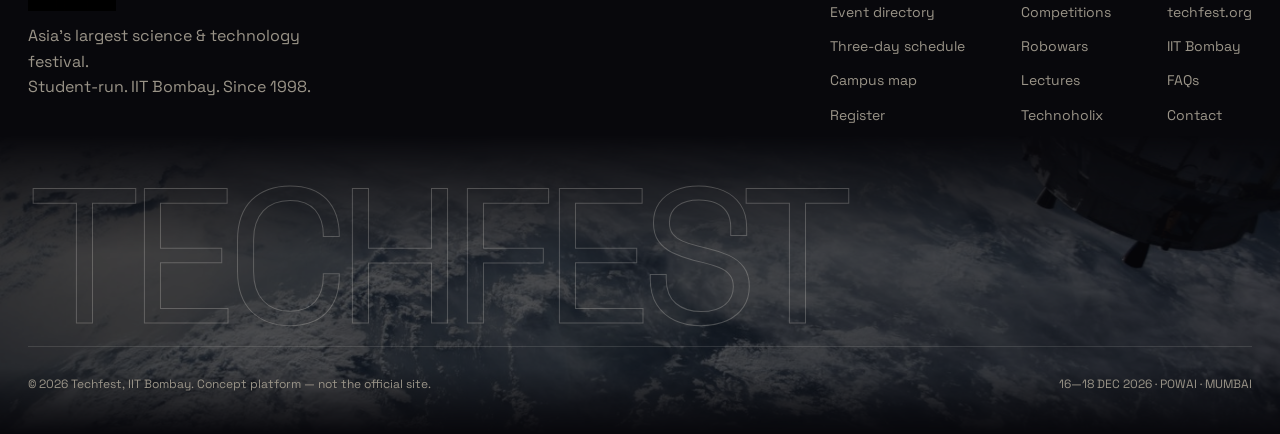
<file: Techfest-Demonstrate/plan.html>
<!DOCTYPE html>
<html lang="en">
<head>
  <meta charset="UTF-8" />
  <meta name="viewport" content="width=device-width, initial-scale=1" />
  <meta name="theme-color" content="#08080c" />
  <title>Build Your Techfest | Techfest 2026 — IIT Bombay</title>
  <meta name="description" content="Choose your interests and pathway, and get a suggested three-day route through Techfest 2026 — AI, robotics, space, coding, cybersecurity and more." />
  <link rel="icon" href="assets/favicon.ico" />
  <link rel="apple-touch-icon" href="assets/apple-touch-icon.png" />
  <meta property="og:title" content="Build Your Techfest | 2026" />
  <meta property="og:image" content="assets/tf-mark.png" />
  <link rel="preconnect" href="https://fonts.googleapis.com" />
  <link rel="preconnect" href="https://fonts.gstatic.com" crossorigin />
  <link href="https://fonts.googleapis.com/css2?family=Cormorant+Garamond:ital,wght@0,500;0,600;1,400;1,500;1,600&family=IBM+Plex+Mono:wght@400;500&family=Space+Grotesk:wght@400;500;600;700&display=swap" rel="stylesheet" />
  <link rel="stylesheet" href="css/styles.css?v=10" />
</head>
<body class="inner">
  <a class="skip" href="#main">Skip to content</a>
  <div class="grain" aria-hidden="true"></div>
  <div id="tf-nav"></div>

  <main id="main" class="site-main">
    <section class="detail-hero">
      <p class="breadcrumb"><a href="index.html">Home</a> / Build Your Techfest</p>
      <p class="eyebrow">Personal route</p>
      <h1 class="h2">Build <em class="serif">your</em> Techfest.</h1>
      <p class="lede">Tell us what you are into and which days you can make. We will suggest a route through the festival, event by event.</p>
    </section>

    <section class="section">
      <div class="planner-grid">
        <div>
          <h2 class="h3 mt-0">1. Pick your interests</h2>
          <div class="chip-row" id="interestChips" role="group" aria-label="Interests"></div>

          <h2 class="h3" style="margin-top:30px">2. Choose a pathway</h2>
          <div class="chip-row" id="pathChips" role="group" aria-label="Pathway"></div>

          <h2 class="h3" style="margin-top:30px">3. Which days?</h2>
          <div class="chip-row" id="dayChips" role="group" aria-label="Days"></div>

          <button class="btn btn-gold btn-lg" id="buildRoute" type="button" style="margin-top:28px">Build my Techfest</button>
          <p class="planner-note" id="plannerNote" role="status">Select at least one interest to shape a route.</p>
        </div>

        <div>
          <h2 class="h3 mt-0">Your route</h2>
          <div class="route-summary" id="routeSummary"></div>
          <div id="routeOutput"><p class="sub">Your suggested route will appear here. It is a starting point — every entry links to the full event page.</p></div>
        </div>
      </div>
    </section>
  </main>

  <div id="tf-footer"></div>

  <script src="js/data.js"></script>
  <script src="js/chrome.js?v=6"></script>
  <script src="js/ui.js"></script>
  <script src="js/genome.js"></script>
  <script src="js/plan.js"></script>
</body>
</html>
</file>
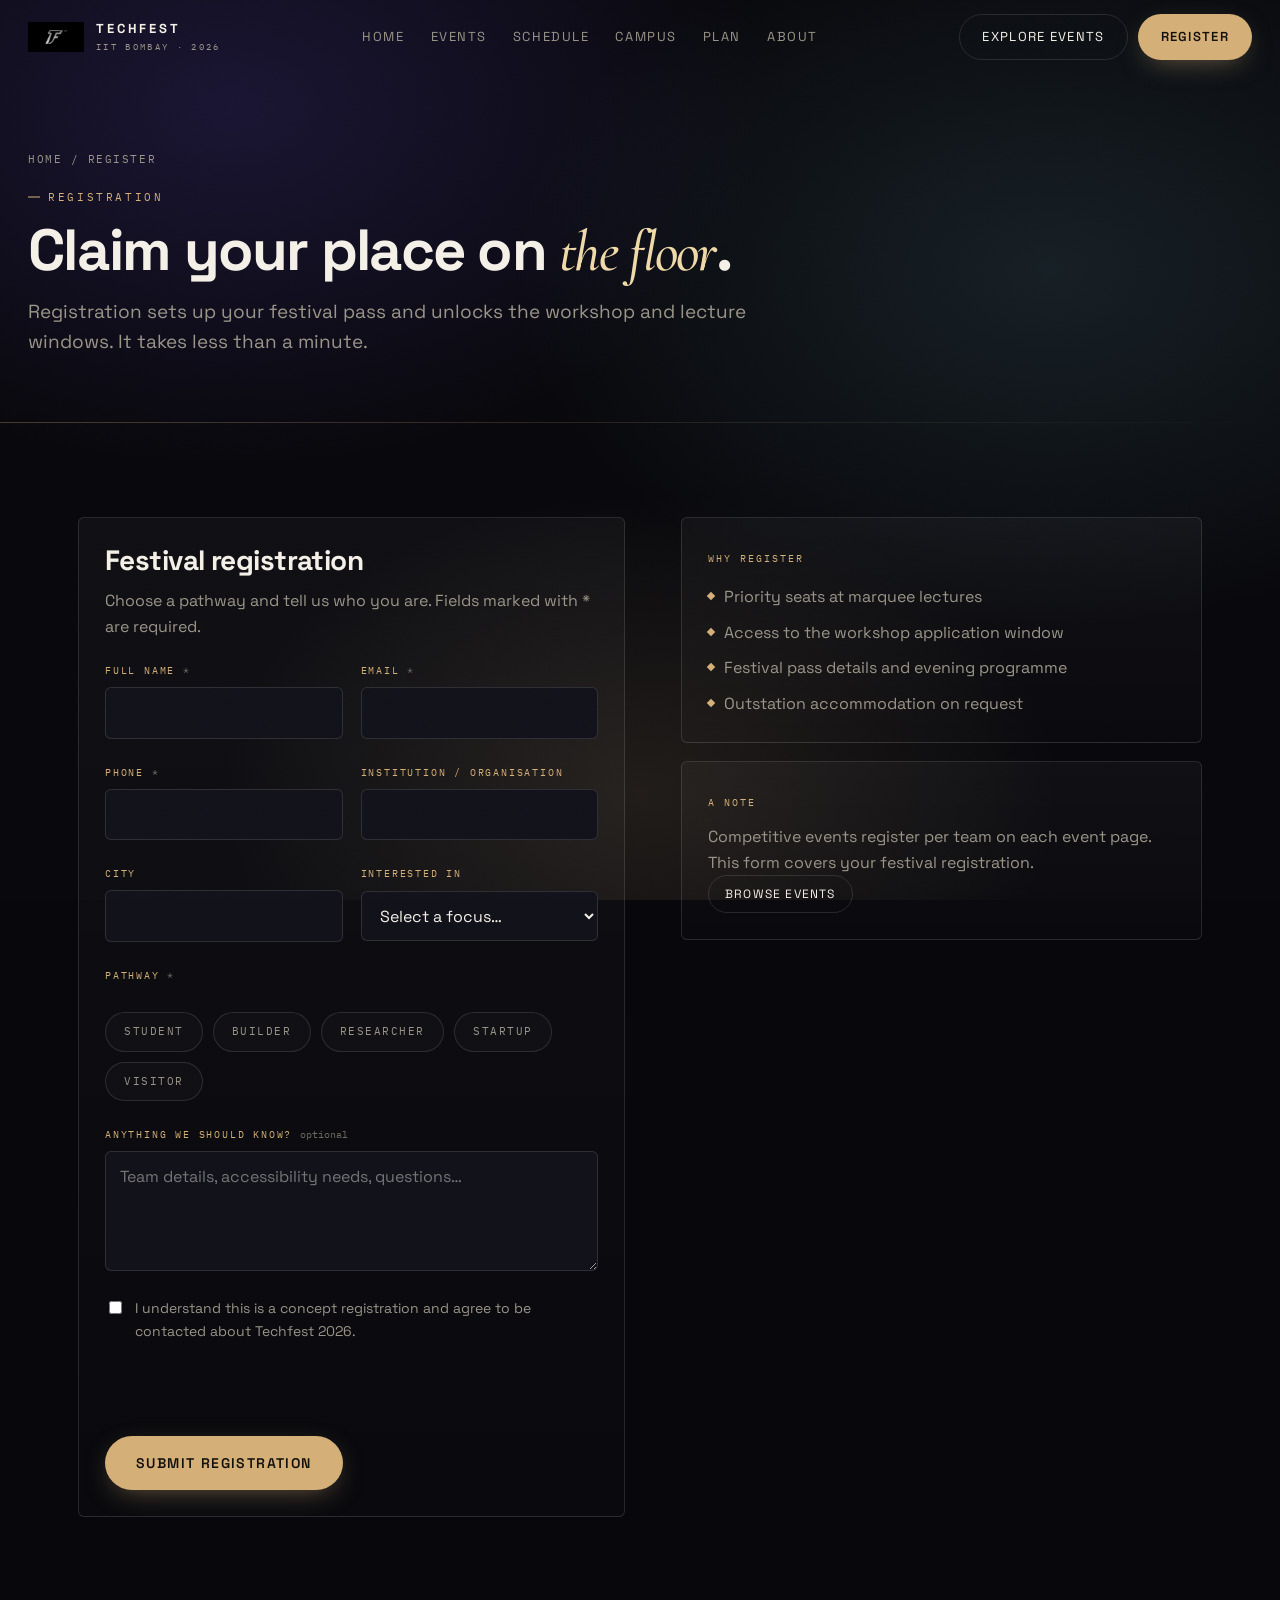
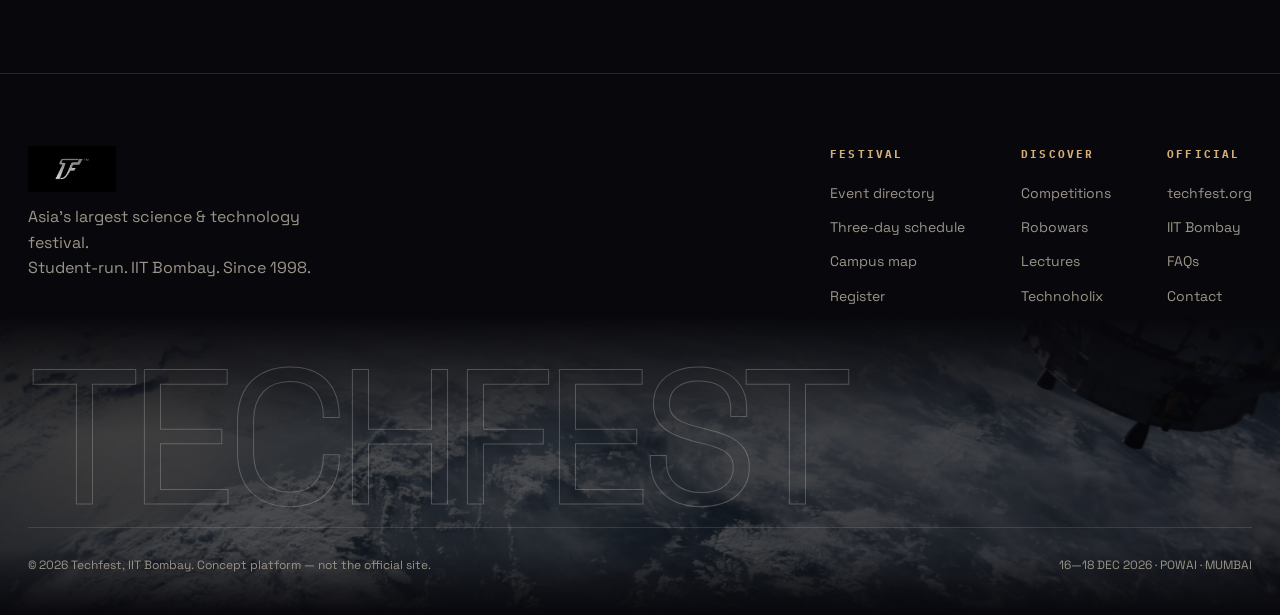
<file: Techfest-Demonstrate/register.html>
<!DOCTYPE html>
<html lang="en">
<head>
  <meta charset="UTF-8" />
  <meta name="viewport" content="width=device-width, initial-scale=1" />
  <meta name="theme-color" content="#08080c" />
  <title>Register | Techfest 2026 — IIT Bombay</title>
  <meta name="description" content="Register for Techfest 2026 at IIT Bombay. Choose your pathway — Student, Builder, Researcher, Startup or Visitor — and join the 29th edition." />
  <link rel="icon" href="assets/favicon.ico" />
  <link rel="apple-touch-icon" href="assets/apple-touch-icon.png" />
  <meta property="og:title" content="Register | Techfest 2026" />
  <meta property="og:image" content="assets/tf-mark.png" />
  <link rel="preconnect" href="https://fonts.googleapis.com" />
  <link rel="preconnect" href="https://fonts.gstatic.com" crossorigin />
  <link href="https://fonts.googleapis.com/css2?family=Cormorant+Garamond:ital,wght@0,500;0,600;1,400;1,500;1,600&family=IBM+Plex+Mono:wght@400;500&family=Space+Grotesk:wght@400;500;600;700&display=swap" rel="stylesheet" />
  <link rel="stylesheet" href="css/styles.css?v=10" />
</head>
<body class="inner">
  <a class="skip" href="#main">Skip to content</a>
  <div class="grain" aria-hidden="true"></div>
  <div id="tf-nav"></div>

  <main id="main" class="site-main">
    <section class="detail-hero">
      <p class="breadcrumb"><a href="index.html">Home</a> / Register</p>
      <p class="eyebrow">Registration</p>
      <h1 class="h2">Claim your place on <em class="serif">the floor</em>.</h1>
      <p class="lede">Registration sets up your festival pass and unlocks the workshop and lecture windows. It takes less than a minute.</p>
    </section>

    <section class="section">
      <div class="split" style="align-items:start">
        <form class="card" id="regForm" novalidate>
          <h2 class="h3 mt-0">Festival registration</h2>
          <p class="sub">Choose a pathway and tell us who you are. Fields marked with * are required.</p>
          <div class="form-grid" style="margin-top:24px">
            <div class="field" data-err="Please enter your full name.">
              <label for="name">Full name <span class="req">*</span></label>
              <input id="name" name="name" type="text" autocomplete="name" required />
              <span class="err" aria-live="polite"></span>
            </div>
            <div class="field" data-err="Enter a valid email address.">
              <label for="email">Email <span class="req">*</span></label>
              <input id="email" name="email" type="email" autocomplete="email" required />
              <span class="err" aria-live="polite"></span>
            </div>
            <div class="field" data-err="Enter a valid phone number.">
              <label for="phone">Phone <span class="req">*</span></label>
              <input id="phone" name="phone" type="tel" autocomplete="tel" required />
              <span class="err" aria-live="polite"></span>
            </div>
            <div class="field">
              <label for="institution">Institution / organisation</label>
              <input id="institution" name="institution" type="text" autocomplete="organization" />
              <span class="err"></span>
            </div>
            <div class="field">
              <label for="city">City</label>
              <input id="city" name="city" type="text" autocomplete="address-level2" />
              <span class="err"></span>
            </div>
            <div class="field">
              <label for="interest">Interested in</label>
              <select id="interest" name="interest"></select>
              <span class="err"></span>
            </div>
            <div class="field full" id="pathwayField" data-err="Choose a pathway to continue.">
              <label>Pathway <span class="req">*</span></label>
              <div class="chip-row" id="pathChips" role="group" aria-label="Choose your pathway"></div>
              <input type="hidden" name="pathway" id="pathwayInput" required />
              <span class="err" aria-live="polite"></span>
            </div>
            <div class="field full">
              <label for="message">Anything we should know? <span class="req">optional</span></label>
              <textarea id="message" name="message" placeholder="Team details, accessibility needs, questions…"></textarea>
              <span class="err"></span>
            </div>
            <div class="field full" data-err="Please accept to continue.">
              <label style="display:flex;gap:10px;align-items:flex-start;text-transform:none;letter-spacing:0;font-family:var(--font);font-size:14px;color:var(--muted)">
                <input type="checkbox" id="consent" name="consent" required style="width:auto;min-height:0;margin-top:4px" />
                <span>I understand this is a concept registration and agree to be contacted about Techfest 2026.</span>
              </label>
              <span class="err" aria-live="polite"></span>
            </div>
            <p class="form-note" id="formNote" role="status" aria-live="polite"></p>
          </div>
          <button class="btn btn-gold btn-lg" type="submit" style="margin-top:18px">Submit registration</button>
        </form>

        <aside class="stack">
          <div class="card">
            <span class="tag">Why register</span>
            <ul class="highlights" style="margin-top:14px">
              <li>Priority seats at marquee lectures</li>
              <li>Access to the workshop application window</li>
              <li>Festival pass details and evening programme</li>
              <li>Outstation accommodation on request</li>
            </ul>
          </div>
          <div class="card">
            <span class="tag">A note</span>
            <p class="sub">Competitive events register per team on each event page. This form covers your festival registration.</p>
            <a class="btn btn-ghost btn-sm" href="events.html">Browse events</a>
          </div>
        </aside>
      </div>
    </section>
  </main>

  <div id="tf-footer"></div>

  <script src="js/data.js"></script>
  <script src="js/chrome.js?v=6"></script>
  <script src="js/ui.js"></script>
  <script src="js/register.js"></script>
</body>
</html>
</file>
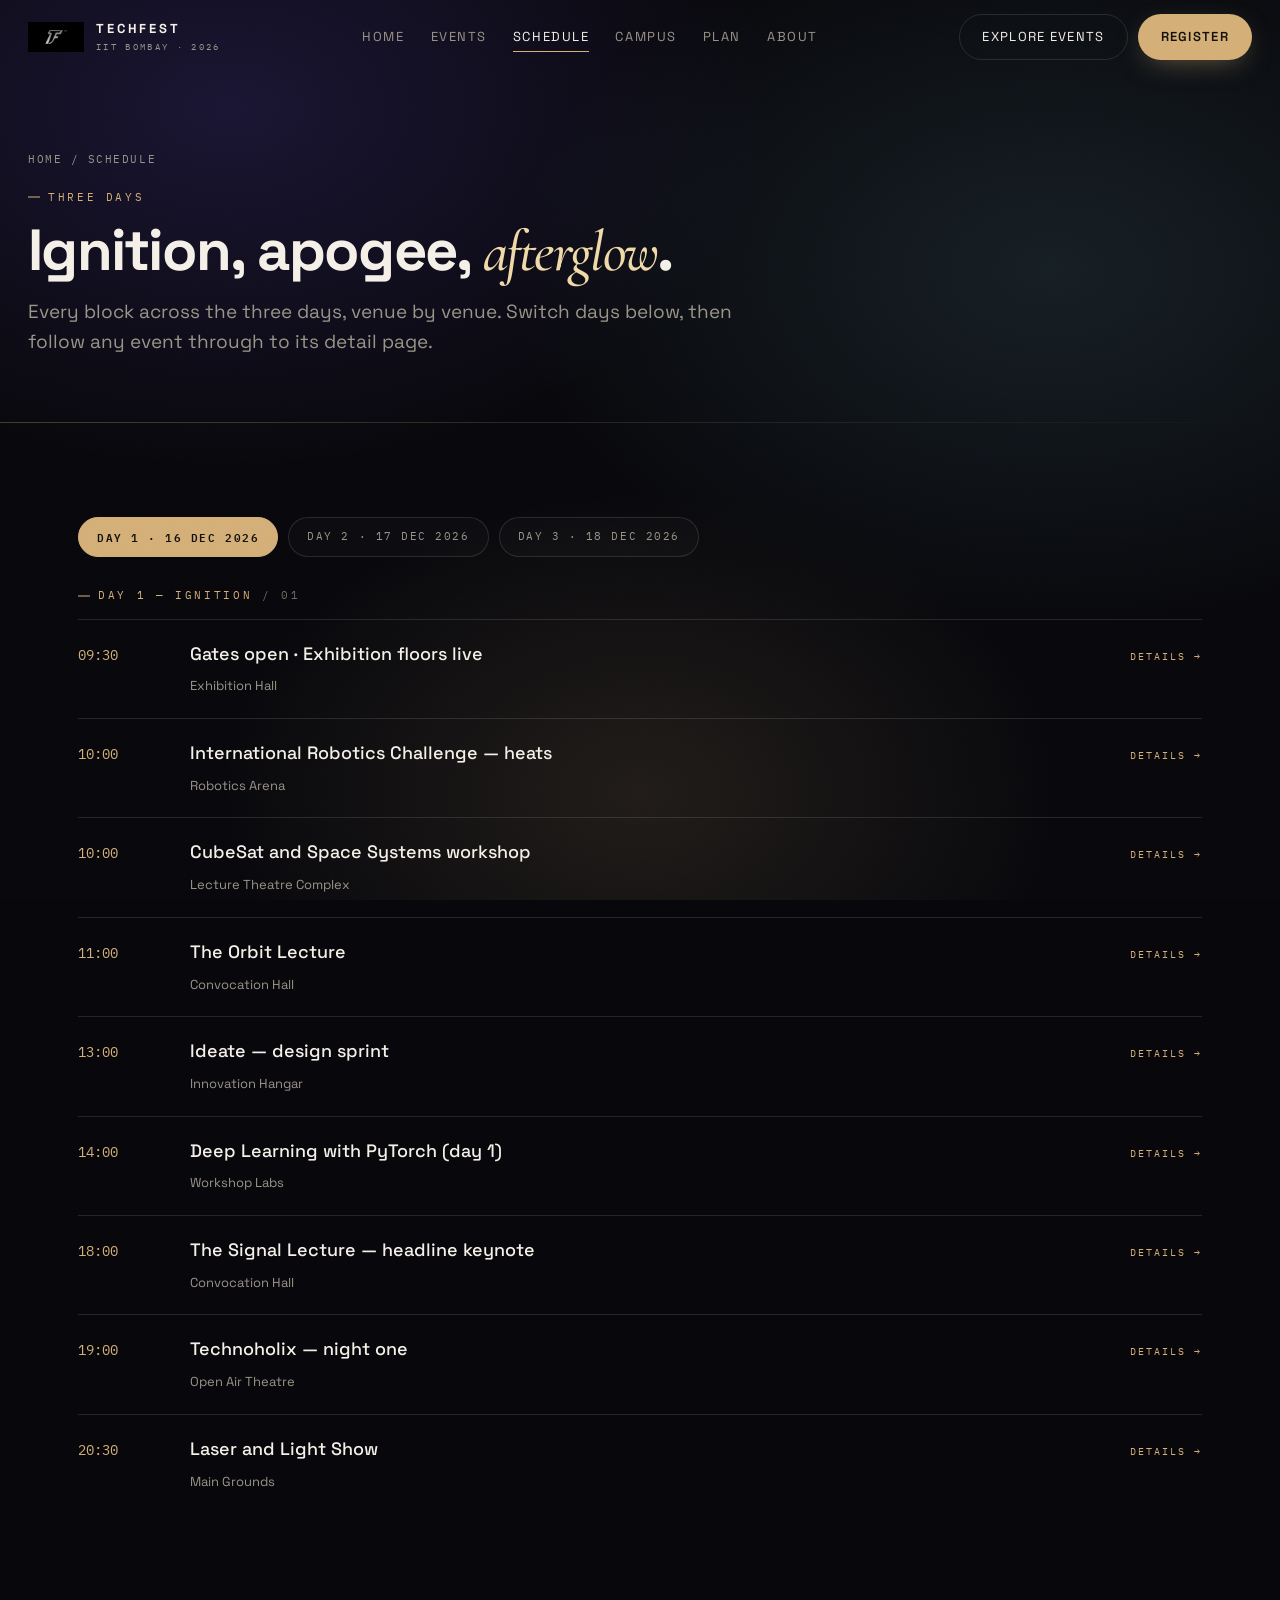
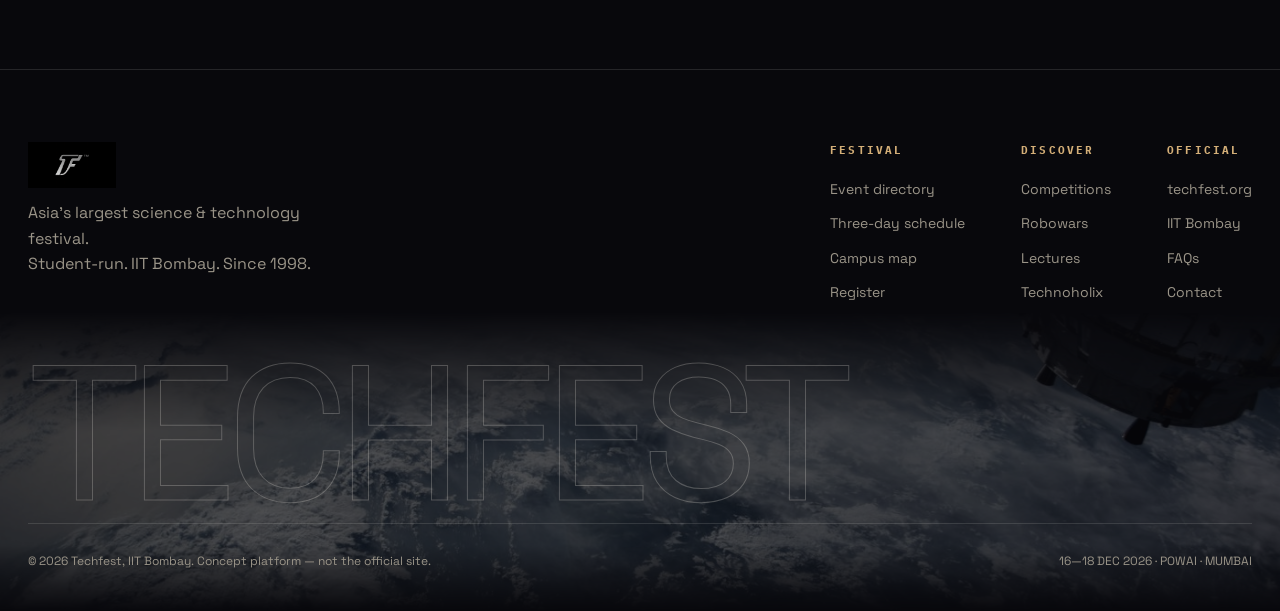
<file: Techfest-Demonstrate/schedule.html>
<!DOCTYPE html>
<html lang="en">
<head>
  <meta charset="UTF-8" />
  <meta name="viewport" content="width=device-width, initial-scale=1" />
  <meta name="theme-color" content="#08080c" />
  <title>Schedule | Techfest 2026 — IIT Bombay</title>
  <meta name="description" content="The full three-day schedule for Techfest 2026 at IIT Bombay — 16 to 18 December 2026, venue by venue." />
  <link rel="icon" href="assets/favicon.ico" />
  <link rel="apple-touch-icon" href="assets/apple-touch-icon.png" />
  <meta property="og:title" content="Schedule | Techfest 2026" />
  <meta property="og:image" content="assets/tf-mark.png" />
  <link rel="preconnect" href="https://fonts.googleapis.com" />
  <link rel="preconnect" href="https://fonts.gstatic.com" crossorigin />
  <link href="https://fonts.googleapis.com/css2?family=Cormorant+Garamond:ital,wght@0,500;0,600;1,400;1,500;1,600&family=IBM+Plex+Mono:wght@400;500&family=Space+Grotesk:wght@400;500;600;700&display=swap" rel="stylesheet" />
  <link rel="stylesheet" href="css/styles.css?v=10" />
</head>
<body class="inner">
  <a class="skip" href="#main">Skip to content</a>
  <div class="grain" aria-hidden="true"></div>
  <div id="tf-nav"></div>

  <main id="main" class="site-main">
    <section class="detail-hero">
      <p class="breadcrumb"><a href="index.html">Home</a> / Schedule</p>
      <p class="eyebrow">Three days</p>
      <h1 class="h2">Ignition, apogee, <em class="serif">afterglow</em>.</h1>
      <p class="lede">Every block across the three days, venue by venue. Switch days below, then follow any event through to its detail page.</p>
    </section>

    <section class="section">
      <div class="day-tabs" id="dayTabs" role="tablist" aria-label="Festival days"></div>
      <div id="dayPanels"></div>
    </section>
  </main>

  <div id="tf-footer"></div>

  <script src="js/data.js"></script>
  <script src="js/chrome.js?v=6"></script>
  <script src="js/ui.js"></script>
  <script src="js/schedule.js"></script>
</body>
</html>
</file>
<file: Techfest-Demonstrate/css/styles.css>
/* Techfest 2026 — design system.
   Dark aetherial identity: gold + aurora on near-black, editorial serif accents. */

:root {
  --bg: #08080c;
  --bg-2: #0d0d14;
  --elev: #12121b;
  --elev-2: #171722;
  --ink: #f4f0e8;
  --muted: #9a9488;
  --muted-2: #6f6a60;
  --gold: #d4af78;
  --gold-2: #f0d9a8;
  --cyan: #7ec8d8;
  --violet: #7857ff;
  --ember: #ff6a2b;
  --line: rgba(244, 240, 232, 0.12);
  --line-2: rgba(212, 175, 120, 0.34);
  --font: "Space Grotesk", system-ui, -apple-system, sans-serif;
  --serif: "Cormorant Garamond", Georgia, serif;
  --mono: "IBM Plex Mono", ui-monospace, monospace;
  --ease: cubic-bezier(0.16, 1, 0.3, 1);
  --max: 1180px;
  --maxw: 1320px;
  --nav-h: 72px;
  --r: 6px;
}

*, *::before, *::after { box-sizing: border-box; }

html {
  scroll-behavior: smooth;
  scroll-padding-top: 88px;
  -webkit-text-size-adjust: 100%;
}

html, body {
  margin: 0;
  padding: 0;
  background: var(--bg);
  color: var(--ink);
  font-family: var(--font);
  font-size: 16px;
  line-height: 1.6;
  overflow-x: hidden;
  touch-action: manipulation;
  text-rendering: optimizeLegibility;
}

body.no-webgl,
body.inner {
  background-image:
    radial-gradient(900px 600px at 18% 12%, rgba(120, 87, 255, 0.16), transparent 60%),
    radial-gradient(900px 600px at 82% 30%, rgba(126, 200, 216, 0.12), transparent 60%),
    radial-gradient(700px 500px at 50% 88%, rgba(212, 175, 120, 0.12), transparent 60%);
  background-attachment: fixed;
}

img { max-width: 100%; display: block; }
a { color: inherit; text-decoration: none; }
button, input, select, textarea { font: inherit; color: inherit; }
button { cursor: pointer; }
svg { width: 1.1em; height: 1.1em; fill: none; stroke: currentColor; stroke-width: 1.6; stroke-linecap: round; stroke-linejoin: round; }

::selection { background: rgba(212, 175, 120, 0.3); }

.skip {
  position: absolute; left: 12px; top: -60px; z-index: 200;
  background: var(--gold); color: #14110c; padding: 10px 14px; border-radius: var(--r);
}
.skip:focus { top: 12px; }

:focus-visible { outline: 2px solid var(--gold); outline-offset: 3px; border-radius: 3px; }

/* ---------- world canvas + atmosphere ---------- */
#tf-world {
  position: fixed;
  inset: 0;
  z-index: 0;
  width: 100%;
  height: 100%;
  min-height: 100dvh;
  display: block;
  pointer-events: none;
}
.grain {
  pointer-events: none; position: fixed; inset: 0; z-index: 3; opacity: 0.06; mix-blend-mode: overlay;
  background-image: url("data:image/svg+xml;utf8,<svg xmlns='http://www.w3.org/2000/svg' width='160' height='160'><filter id='n'><feTurbulence type='fractalNoise' baseFrequency='0.85' numOctaves='2' stitchTiles='stitch'/></filter><rect width='100%' height='100%' filter='url(%23n)' opacity='0.55'/></svg>");
}
.progress { position: fixed; top: 0; left: 0; right: 0; z-index: 120; height: 2px; pointer-events: none; }
.progress i { display: block; height: 100%; width: 100%; background: linear-gradient(90deg, var(--gold), var(--gold-2)); transform: scaleX(0); transform-origin: left; }

.cursor {
  display: none; position: fixed; left: 0; top: 0; z-index: 2147483000;
  width: 0; height: 0; pointer-events: none; opacity: 0;
  transition: opacity .25s var(--ease);
}
body.has-cursor .cursor { display: block; }
body.has-cursor .cursor.is-active { opacity: 1; }
.cursor-dot, .cursor-ring { position: absolute; left: 0; top: 0; border-radius: 50%; will-change: transform; }
.cursor-dot {
  width: 7px; height: 7px; background: var(--gold-2);
  box-shadow: 0 0 10px rgba(240,217,168,.95), 0 0 3px rgba(0,0,0,.6);
  transition: background .25s var(--ease), box-shadow .25s var(--ease);
}
.cursor-ring {
  width: 36px; height: 36px; border: 1px solid rgba(212,175,120,.85);
  box-shadow: 0 0 14px rgba(212,175,120,.35), inset 0 0 12px rgba(212,175,120,.14);
  transition: width .28s var(--ease), height .28s var(--ease), border-color .28s var(--ease), background .28s var(--ease), box-shadow .28s var(--ease);
}
.cursor-ring::after {
  content: ""; position: absolute; inset: -6px; border-radius: 50%;
  border: 1px solid rgba(240,217,168,.16);
}
.cursor.grow .cursor-ring {
  width: 62px; height: 62px; border-color: var(--cyan); background: rgba(126,200,216,.10);
  box-shadow: 0 0 20px rgba(126,200,216,.45), inset 0 0 14px rgba(126,200,216,.18);
}
.cursor.grow .cursor-dot { background: var(--cyan); box-shadow: 0 0 12px rgba(126,200,216,.95); }
.cursor.down .cursor-ring { width: 28px; height: 28px; border-color: var(--gold-2); }
body.has-cursor, body.has-cursor a, body.has-cursor button, body.has-cursor input,
body.has-cursor select, body.has-cursor textarea, body.has-cursor .chip, body.has-cursor .tilt { cursor: none; }

/* ---------- typography ---------- */
.eyebrow, .kicker {
  font-family: var(--mono);
  font-size: 11px;
  letter-spacing: 0.24em;
  text-transform: uppercase;
  color: var(--gold);
  margin: 0 0 14px;
}
.display {
  font-size: clamp(44px, 8vw, 104px);
  line-height: 0.95;
  letter-spacing: -0.035em;
  font-weight: 700;
  margin: 0;
}
.h2 {
  font-size: clamp(30px, 4.6vw, 58px);
  line-height: 1.06;
  letter-spacing: -0.03em;
  font-weight: 700;
  margin: 0 0 14px;
}
.h3 { font-size: clamp(20px, 2.2vw, 28px); line-height: 1.2; letter-spacing: -0.02em; margin: 0 0 10px; }
em.serif, .serif em, .serifEm {
  font-family: var(--serif);
  font-style: italic;
  font-weight: 500;
  color: var(--gold-2);
}
.lede { color: var(--muted); font-size: clamp(16px, 1.5vw, 19px); max-width: 62ch; margin: 0 0 24px; }
.sub { color: var(--muted); margin: 10px 0 0; max-width: 62ch; }
.mono { font-family: var(--mono); }
.tiny { font-size: 12px; }

/* ---------- layout ---------- */
main, .site-main { position: relative; z-index: 2; }
.section { position: relative; z-index: 2; max-width: var(--max); margin: 0 auto; padding: 96px 28px; }
.section--wide { max-width: var(--maxw); }
.section-head { max-width: 760px; margin-bottom: 40px; }
.split { display: grid; grid-template-columns: 1.05fr 1fr; gap: 56px; align-items: center; }
.stack { display: grid; gap: 18px; }
.center { text-align: center; }
.mt-0 { margin-top: 0; }

/* ---------- nav ---------- */
.nav {
  position: fixed; top: 0; left: 0; right: 0; z-index: 100;
  display: flex; align-items: center; justify-content: space-between;
  padding: 14px 28px; gap: 20px;
  transition: background .3s, border-color .3s, backdrop-filter .3s;
  border-bottom: 1px solid transparent;
}
.nav.solid {
  background: rgba(8, 8, 12, 0.78);
  backdrop-filter: blur(16px);
  border-bottom-color: var(--line);
}
.nav-brand { display: flex; align-items: center; gap: 12px; }
.nav-brand img { width: 56px; height: auto; }
.nav-brand strong { display: block; font-size: 13px; letter-spacing: 0.22em; }
.nav-brand small { display: block; font-family: var(--mono); font-size: 9px; letter-spacing: 0.26em; color: var(--muted); }
.nav-links { display: flex; gap: 26px; font-size: 13px; letter-spacing: 0.12em; text-transform: uppercase; }
.nav-link { position: relative; padding: 8px 0; color: var(--muted); transition: color .25s; }
.nav-link::after { content: ""; position: absolute; left: 0; bottom: 3px; height: 1px; width: 0; background: var(--gold); transition: width .3s var(--ease); }
.nav-link:hover, .nav-link.is-on { color: var(--ink); }
.nav-link:hover::after, .nav-link.is-on::after { width: 100%; }
.nav-actions { display: flex; align-items: center; gap: 10px; }
.nav { flex-wrap: nowrap; }
.nav-brand { flex: 0 0 auto; min-width: 0; }
.nav-links { flex: 0 1 auto; min-width: 0; }
.nav-link { white-space: nowrap; }
.nav-actions { flex: 0 0 auto; }
@media (max-width: 1240px) {
  .nav { padding: 12px 18px; gap: 12px; }
  .nav-links { gap: 16px; font-size: 12px; }
  .nav-actions .btn { min-height: 42px; padding: 0 16px; font-size: 12px; }
}
@media (max-width: 1100px) {
  .nav-actions .btn-ghost { display: none; }
}

.nav-toggle { display: none; width: 44px; height: 44px; background: none; border: 0; position: relative; }
.nav-toggle span { position: absolute; left: 11px; right: 11px; height: 1px; background: var(--ink); transition: transform .25s var(--ease), top .25s var(--ease); }
.nav-toggle span:first-child { top: 18px; }
.nav-toggle span:last-child { top: 26px; }
.nav-toggle[aria-expanded="true"] span:first-child { top: 22px; transform: rotate(45deg); }
.nav-toggle[aria-expanded="true"] span:last-child { top: 22px; transform: rotate(-45deg); }

.mobile-nav {
  position: fixed; inset: 0; z-index: 95;
  background: rgba(8, 8, 12, 0.97);
  display: flex; flex-direction: column; justify-content: center; gap: 20px;
  padding: 96px 34px; font-family: var(--serif); font-size: 30px;
}
.mobile-nav[hidden] { display: none; }
.mobile-nav .btn { font-family: var(--font); font-size: 13px; align-self: flex-start; }
body.nav-open, body.loading { overflow: hidden; }

/* ---------- section CTA ---------- */
.section-cta {
  display: flex;
  flex-wrap: wrap;
  gap: 12px;
  margin-top: 32px;
  padding-top: 24px;
  border-top: 1px solid var(--line);
}

/* ---------- buttons + chips ---------- */
.btn {
  display: inline-flex; align-items: center; justify-content: center; gap: 8px;
  min-height: 46px; padding: 0 22px; border-radius: 999px;
  font-size: 13px; letter-spacing: 0.1em; text-transform: uppercase;
  border: 1px solid transparent; background: none;
  transition: transform .25s var(--ease), background .25s, color .25s, border-color .25s;
  white-space: nowrap;
}
.btn-gold { background: var(--gold); color: #14110c; font-weight: 600; }
.btn-gold:hover { background: var(--gold-2); transform: translateY(-1px); }
.btn-ghost { border-color: var(--line); color: var(--ink); }
.btn-ghost:hover { border-color: var(--gold); color: var(--gold); }
.btn-lg { min-height: 54px; padding: 0 30px; font-size: 14px; }
.btn-sm { min-height: 38px; padding: 0 16px; font-size: 12px; }
.btn[disabled], .btn.is-disabled { opacity: 0.45; pointer-events: none; }

.chip-row { display: flex; flex-wrap: wrap; gap: 10px; }
.chip {
  display: inline-flex; align-items: center; gap: 8px;
  padding: 9px 16px; border-radius: 999px; border: 1px solid var(--line);
  background: rgba(255,255,255,0.02); color: var(--muted);
  font-family: var(--mono); font-size: 11px; letter-spacing: 0.14em; text-transform: uppercase;
  transition: border-color .25s, color .25s, background .25s;
}
.chip:hover { color: var(--ink); border-color: var(--line-2); }
.chip.is-on { background: var(--gold); border-color: var(--gold); color: #14110c; font-weight: 600; }

.badge {
  display: inline-flex; align-items: center; gap: 6px; padding: 4px 10px; border-radius: 999px;
  font-family: var(--mono); font-size: 10px; letter-spacing: 0.16em; text-transform: uppercase;
  border: 1px solid var(--line); color: var(--muted);
}
.badge--open { color: #9be7b3; border-color: rgba(120, 220, 150, 0.4); }
.badge--closing { color: var(--gold-2); border-color: var(--line-2); }
.badge--soon { color: var(--cyan); border-color: rgba(126, 200, 216, 0.4); }
.badge--announce { color: #c9a6ff; border-color: rgba(160, 120, 255, 0.4); }

.tag {
  font-family: var(--mono); font-size: 10px; letter-spacing: 0.2em; text-transform: uppercase; color: var(--gold);
}

/* ---------- cards ---------- */
.card {
  position: relative; border: 1px solid var(--line); border-radius: var(--r);
  background: linear-gradient(180deg, rgba(255,255,255,0.035), rgba(255,255,255,0.012));
  padding: 26px; overflow: hidden;
  transition: border-color .3s, transform .3s var(--ease), background .3s;
}
.card:hover { border-color: var(--line-2); background: rgba(212, 175, 120, 0.05); }

/* ---------- hero ---------- */
.hero {
  position: relative; z-index: 2;
  min-height: 100dvh;
  display: flex;
  flex-direction: column;
  justify-content: center;
  max-width: var(--maxw);
  margin: 0 auto;
  padding: 120px 28px 80px;
  overflow: hidden;
}
.hero-inner {
  display: grid;
  grid-template-columns: 1fr;
  gap: 60px;
  align-items: center;
  width: 100%;
  flex: 1;
}
.hero-content {
  max-width: 600px;
  position: relative;
  z-index: 2;
}
.hero-meta { display: flex; flex-wrap: wrap; gap: 10px 14px; align-items: center; font-family: var(--mono); font-size: 11px; letter-spacing: 0.2em; color: var(--gold); margin: 0 0 22px; text-transform: uppercase; }
.hero-meta .dot { width: 4px; height: 4px; border-radius: 50%; background: var(--gold); }
.hero-title { font-size: clamp(56px, 10vw, 140px); line-height: 0.84; letter-spacing: -0.045em; font-weight: 700; margin: 0; }
.hero-title .year { display: block; background: linear-gradient(90deg, var(--ink), var(--gold-2) 55%, var(--cyan)); -webkit-background-clip: text; background-clip: text; color: transparent; }
.hero-theme { font-family: var(--serif); font-style: italic; font-size: clamp(26px, 3.5vw, 44px); color: var(--gold-2); margin: 16px 0 12px; }
.hero-copy { max-width: 560px; color: var(--muted); margin: 0 0 26px; font-size: 16px; line-height: 1.7; }
.hero-cta { display: flex; flex-wrap: wrap; gap: 12px; margin-bottom: 40px; }
.hero-facts { display: grid; grid-template-columns: repeat(2, minmax(0, 1fr)); gap: 22px; max-width: 600px; padding-top: 22px; border-top: 1px solid var(--line); }
.hero-facts .label { font-family: var(--mono); font-size: 10px; letter-spacing: 0.2em; text-transform: uppercase; color: var(--gold); display: block; margin-bottom: 6px; }
.hero-facts strong { font-size: 15px; letter-spacing: 0.04em; }
.countdown-row { display: flex; gap: 8px; }
.cd-unit { font-family: var(--mono); font-size: 15px; }


}

/* ---------- stats ---------- */
.stat-grid { display: grid; grid-template-columns: repeat(3, 1fr); gap: 18px; }
.stat { padding: 26px; border: 1px solid var(--line); border-radius: var(--r); background: rgba(255,255,255,0.02); }
.stat .num { font-size: clamp(34px, 4.6vw, 54px); font-weight: 700; letter-spacing: -0.03em; margin: 0 0 4px; background: linear-gradient(180deg, #fff, var(--gold)); -webkit-background-clip: text; background-clip: text; color: transparent; }
.stat h3 { font-size: 13px; letter-spacing: 0.16em; text-transform: uppercase; margin: 0 0 8px; }
.stat p { color: var(--muted); font-size: 14px; margin: 0; }

/* ---------- pathways ---------- */
.path-grid { display: grid; grid-template-columns: repeat(5, 1fr); gap: 14px; }
.path-card { display: flex; flex-direction: column; gap: 10px; padding: 24px; min-height: 220px; border: 1px solid var(--line); border-radius: var(--r); background: linear-gradient(180deg, rgba(255,255,255,0.04), rgba(255,255,255,0.01)); transition: border-color .3s, transform .3s var(--ease); }
.path-card:hover { border-color: var(--line-2); transform: translateY(-4px); }
.path-card .idx { font-family: var(--mono); font-size: 11px; color: var(--gold); letter-spacing: 0.2em; }
.path-card h3 { font-size: 22px; margin: 0; }
.path-card p { color: var(--muted); font-size: 14px; margin: 0; }
.path-card .go { margin-top: auto; color: var(--gold); font-family: var(--mono); font-size: 11px; letter-spacing: 0.16em; text-transform: uppercase; }

/* ---------- pillars ---------- */
.pillar-grid { display: grid; grid-template-columns: repeat(2, 1fr); gap: 14px; }
.pillar { display: flex; flex-direction: column; padding: 32px; min-height: 240px; border: 1px solid var(--line); border-radius: var(--r); background: linear-gradient(180deg, rgba(255,255,255,0.03), rgba(255,255,255,0.01)); transition: border-color .3s, transform .3s var(--ease), background .3s; }
.pillar:hover { border-color: var(--line-2); transform: translateY(-4px); background: rgba(212,175,120,0.05); }
.pillar .idx { font-family: var(--mono); font-size: 11px; color: var(--gold); letter-spacing: 0.2em; }
.pillar h3 { font-size: clamp(26px, 3vw, 38px); margin: 12px 0 10px; letter-spacing: -0.02em; }
.pillar p { color: var(--muted); margin: 0 0 20px; max-width: 46ch; }
.pillar .go { margin-top: auto; color: var(--gold); font-family: var(--mono); font-size: 11px; letter-spacing: 0.16em; text-transform: uppercase; }

/* ---------- event cards ---------- */
.event-grid { display: grid; grid-template-columns: repeat(3, 1fr); gap: 16px; }
.event-card {
  position: relative; display: flex; flex-direction: column;
  border: 1px solid var(--line); border-radius: var(--r); overflow: hidden;
  background: var(--elev); min-height: 320px;
  transition: border-color .3s, transform .3s var(--ease);
}
.event-card:hover { border-color: var(--line-2); }
.event-card .media { position: relative; height: 168px; overflow: hidden; }
.event-card .media img { width: 100%; height: 100%; object-fit: cover; filter: grayscale(0.4) contrast(1.08); transition: transform .8s var(--ease), filter .5s; }
.event-card:hover .media img { transform: scale(1.07); filter: grayscale(0) contrast(1.1); }
.event-card .media::after { content: ""; position: absolute; inset: 0; background: linear-gradient(180deg, transparent 30%, rgba(10,10,15,0.9)); }
.event-card .body { position: relative; padding: 22px; display: flex; flex-direction: column; gap: 10px; flex: 1; }
.event-card h3 { font-size: 21px; margin: 0; letter-spacing: -0.01em; }
.event-card .tagline { color: var(--gold-2); font-family: var(--serif); font-style: italic; font-size: 17px; margin: 0; }
.event-card p.blurb { color: var(--muted); font-size: 14px; margin: 0; }
.event-card .meta { display: flex; flex-wrap: wrap; gap: 14px; color: var(--muted); font-size: 12px; font-family: var(--mono); letter-spacing: 0.06em; }
.event-card .meta span { display: inline-flex; align-items: center; gap: 6px; }
.event-card .foot { margin-top: auto; display: flex; align-items: center; justify-content: space-between; gap: 10px; padding-top: 12px; }
.event-card--wide { grid-column: span 2; }
.event-card--tall { grid-row: span 2; min-height: 100%; }
.event-card.is-featured { border-color: var(--line-2); }

/* ---------- filters ---------- */
.toolbar { display: flex; flex-wrap: wrap; gap: 14px; align-items: center; justify-content: space-between; margin-bottom: 26px; }
.search { position: relative; flex: 1 1 300px; max-width: 420px; }
.search svg { position: absolute; left: 14px; top: 50%; transform: translateY(-50%); color: var(--muted); }
.search input {
  width: 100%; min-height: 48px; padding: 0 14px 0 42px; border-radius: 999px;
  border: 1px solid var(--line); background: var(--elev); color: var(--ink);
}
.search input:focus { outline: 2px solid var(--gold); outline-offset: 1px; }
.result-count { font-family: var(--mono); font-size: 12px; letter-spacing: 0.1em; color: var(--muted); }
.empty { padding: 60px 20px; text-align: center; color: var(--muted); border: 1px dashed var(--line); border-radius: var(--r); }

/* ---------- robowars sequence ---------- */
.robowars-seq {
  position: relative; z-index: 2; overflow: hidden;
  border-top: 1px solid var(--line); border-bottom: 1px solid var(--line);
  background: radial-gradient(900px 500px at 50% 120%, rgba(255,106,43,0.18), transparent 60%), #0a0508;
}
.robowars-seq .inner { max-width: var(--max); margin: 0 auto; padding: 120px 28px; display: grid; gap: 22px; justify-items: start; }
.robowars-seq .h2 { font-size: clamp(40px, 8vw, 110px); }
.robowars-seq .line { font-family: var(--mono); font-size: 11px; letter-spacing: 0.26em; text-transform: uppercase; color: var(--ember); }
.hud { display: grid; grid-template-columns: repeat(4, minmax(0,1fr)); gap: 14px; width: 100%; max-width: 720px; padding-top: 18px; border-top: 1px solid rgba(255,255,255,0.12); }
.hud .label { font-family: var(--mono); font-size: 10px; letter-spacing: 0.2em; text-transform: uppercase; color: var(--ember); display: block; margin-bottom: 6px; }
.hud strong { font-family: var(--mono); font-size: 20px; }

/* ---------- lectures ---------- */
.speaker-grid { display: grid; grid-template-columns: repeat(4, 1fr); gap: 16px; }
.speaker { position: relative; border: 1px solid var(--line); border-radius: var(--r); overflow: hidden; background: var(--elev); }
.speaker .portrait { aspect-ratio: 3 / 4; overflow: hidden; }
.speaker .portrait img { width: 100%; height: 100%; object-fit: cover; filter: grayscale(0.5) contrast(1.06); transition: transform .8s var(--ease), filter .5s; }
.speaker:hover .portrait img { transform: scale(1.06); filter: grayscale(0) contrast(1.1); }
.speaker .info { padding: 18px; }
.speaker .info h3 { font-size: 19px; margin: 0 0 4px; }
.speaker .info p { color: var(--muted); font-size: 13px; margin: 0; }

/* ---------- day / night transition ---------- */
.daynight { position: relative; z-index: 2; height: min(68vh, 620px); overflow: hidden; display: grid; place-items: end start; border-top: 1px solid var(--line); border-bottom: 1px solid var(--line); }
.daynight img { position: absolute; inset: -12% 0; width: 100%; max-width: none; height: 124%; object-fit: cover; filter: grayscale(0.2) contrast(1.1); transform: translate3d(0, var(--py, 0px), 0); will-change: transform; }
.daynight::after { content: ""; position: absolute; inset: 0; background: linear-gradient(180deg, rgba(8,8,12,0.25), rgba(20,8,26,0.85)), linear-gradient(90deg, rgba(8,8,12,0.5), transparent 45%); }
.daynight-copy { position: relative; z-index: 1; padding: 48px 28px; max-width: var(--max); width: 100%; margin: 0 auto; }
.daynight-copy .line { font-family: var(--serif); font-style: italic; font-size: clamp(28px, 4.6vw, 56px); line-height: 1.14; max-width: 20ch; color: var(--gold-2); margin: 0; }

/* ---------- vignette (full-bleed parallax) ---------- */
.vignette { position: relative; z-index: 2; height: min(72vh, 640px); overflow: hidden; display: grid; place-items: end start; }
.vignette img { position: absolute; inset: -12% 0; width: 100%; max-width: none; height: 124%; object-fit: cover; filter: grayscale(0.25) contrast(1.1) saturate(0.9); transform: translate3d(0, var(--py, 0px), 0); will-change: transform; }
.vignette::after { content: ""; position: absolute; inset: 0; background: linear-gradient(180deg, rgba(8,8,12,0.2), rgba(8,8,12,0.85)), linear-gradient(90deg, rgba(8,8,12,0.45), transparent 42%); }
.vignette-copy { position: relative; z-index: 1; padding: 48px 28px; max-width: var(--max); width: 100%; margin: 0 auto; }
.vignette-copy .line { font-family: var(--serif); font-style: italic; font-size: clamp(28px, 4.4vw, 54px); line-height: 1.14; margin: 0; max-width: 20ch; color: var(--gold-2); }

/* ---------- journey / final CTA ---------- */
.journey { position: relative; z-index: 2; text-align: center; max-width: var(--max); margin: 0 auto; padding: 130px 28px; }
.journey .path { font-family: var(--mono); font-size: 11px; letter-spacing: 0.3em; text-transform: uppercase; color: var(--muted); margin: 0 0 20px; }
.journey .path b { color: var(--gold); font-weight: 500; }
.journey .h2 { font-size: clamp(38px, 7vw, 92px); }
.journey .cta { display: flex; flex-wrap: wrap; gap: 14px; justify-content: center; margin-top: 30px; }

/* ---------- testimonials ---------- */
.quote-grid { display: grid; grid-template-columns: repeat(2, 1fr); gap: 16px; }
.quote { padding: 28px; border: 1px solid var(--line); border-radius: var(--r); background: rgba(255,255,255,0.02); }
.quote p { font-family: var(--serif); font-style: italic; font-size: clamp(19px, 2vw, 25px); line-height: 1.35; margin: 0 0 18px; color: var(--ink); }
.quote cite { font-style: normal; color: var(--muted); font-size: 13px; font-family: var(--mono); letter-spacing: 0.06em; }

/* ---------- timeline ---------- */
.timeline { list-style: none; margin: 0; padding: 0; position: relative; }
.timeline::before { content: ""; position: absolute; left: 92px; top: 6px; bottom: 6px; width: 1px; background: var(--line); }
.timeline li { display: grid; grid-template-columns: 80px 1fr; gap: 32px; padding: 22px 0; position: relative; }
.timeline .yr { font-family: var(--mono); color: var(--gold); font-size: 15px; }
.timeline li::before { content: ""; position: absolute; left: 88px; top: 30px; width: 9px; height: 9px; border-radius: 50%; background: var(--gold); box-shadow: 0 0 0 4px rgba(212,175,120,0.15); }
.timeline h3 { font-size: 20px; margin: 0 0 6px; }
.timeline p { color: var(--muted); margin: 0; font-size: 15px; }

/* ---------- winners ---------- */
.table-wrap { overflow-x: auto; border: 1px solid var(--line); border-radius: var(--r); }
table.data { width: 100%; border-collapse: collapse; min-width: 560px; }
table.data th, table.data td { text-align: left; padding: 14px 18px; border-bottom: 1px solid var(--line); font-size: 14px; }
table.data th { font-family: var(--mono); font-size: 11px; letter-spacing: 0.16em; text-transform: uppercase; color: var(--gold); }
table.data tbody tr:last-child td { border-bottom: 0; }
table.data td { color: var(--muted); }
table.data td:first-child { color: var(--ink); }

/* ---------- FAQ ---------- */
.faq { border-top: 1px solid var(--line); }
.faq details { border-bottom: 1px solid var(--line); }
.faq summary { list-style: none; cursor: pointer; padding: 22px 0; font-size: 18px; display: flex; justify-content: space-between; gap: 20px; align-items: center; }
.faq summary::-webkit-details-marker { display: none; }
.faq summary::after { content: "+"; font-family: var(--mono); color: var(--gold); font-size: 22px; transition: transform .3s var(--ease); }
.faq details[open] summary::after { transform: rotate(45deg); }
.faq details p { color: var(--muted); margin: 0; padding: 0 0 22px; max-width: 72ch; }

/* ---------- partners ---------- */
.partner-tier { padding: 22px 0; border-top: 1px solid var(--line); display: grid; grid-template-columns: 220px 1fr; gap: 24px; align-items: baseline; }
.partner-tier h3 { font-family: var(--mono); font-size: 11px; letter-spacing: 0.2em; text-transform: uppercase; color: var(--gold); margin: 0; }
.partner-names { display: flex; flex-wrap: wrap; gap: 12px 28px; }
.partner-names span { font-size: clamp(18px, 2vw, 26px); letter-spacing: -0.01em; color: var(--muted); font-weight: 500; }
.partner-names span:hover { color: var(--ink); }

/* ---------- section refinements ---------- */
.section-head .lede {
  font-size: 17px;
  line-height: 1.7;
  color: var(--muted);
}
.stat {
  padding: 32px;
  border: 1px solid var(--line);
  border-radius: var(--r);
  background: linear-gradient(180deg, rgba(255,255,255,0.03), rgba(255,255,255,0.01));
  transition: border-color .3s, transform .3s var(--ease);
}
.stat:hover {
  border-color: var(--line-2);
  transform: translateY(-4px);
}
.stat .num {
  font-size: clamp(36px, 5vw, 56px);
  font-weight: 700;
  letter-spacing: -0.03em;
  margin: 0 0 8px;
  background: linear-gradient(180deg, #fff, var(--gold));
  -webkit-background-clip: text;
  background-clip: text;
  color: transparent;
}
.stat h3 {
  font-size: 13px;
  letter-spacing: 0.16em;
  text-transform: uppercase;
  margin: 0 0 10px;
  color: var(--ink);
}
.stat p {
  color: var(--muted);
  font-size: 14px;
  margin: 0;
  line-height: 1.6;
}

/* ---------- event detail ---------- */
.detail-hero { position: relative; z-index: 2; max-width: var(--maxw); margin: 0 auto; padding: 140px 28px 40px; }
.breadcrumb { font-family: var(--mono); font-size: 11px; letter-spacing: 0.14em; text-transform: uppercase; color: var(--muted); margin-bottom: 20px; }
.breadcrumb a:hover { color: var(--gold); }
.detail-grid { display: grid; grid-template-columns: 1.6fr 1fr; gap: 48px; align-items: start; }
.detail-media { border: 1px solid var(--line); border-radius: var(--r); overflow: hidden; }
.detail-media img { width: 100%; height: 100%; object-fit: cover; }
.def-list { display: grid; gap: 0; border: 1px solid var(--line); border-radius: var(--r); overflow: hidden; }
.def-list .row { display: grid; grid-template-columns: 120px 1fr; gap: 16px; padding: 14px 18px; border-bottom: 1px solid var(--line); }
.def-list .row:last-child { border-bottom: 0; }
.def-list .row dt { font-family: var(--mono); font-size: 11px; letter-spacing: 0.14em; text-transform: uppercase; color: var(--gold); margin: 0; }
.def-list .row dd { margin: 0; font-size: 15px; }
.curriculum { list-style: none; margin: 0; padding: 0; counter-reset: c; }
.curriculum li { counter-increment: c; padding: 14px 0 14px 42px; border-top: 1px solid var(--line); position: relative; color: var(--muted); }
.curriculum li::before { content: counter(c, decimal-leading-zero); position: absolute; left: 0; top: 14px; font-family: var(--mono); font-size: 12px; color: var(--gold); }
.highlights { list-style: none; margin: 0; padding: 0; display: grid; gap: 10px; }
.highlights li { display: flex; gap: 10px; color: var(--muted); }
.highlights li::before { content: ""; width: 6px; height: 6px; margin-top: 9px; flex: 0 0 6px; background: var(--gold); transform: rotate(45deg); }
.sticky-cta { position: sticky; top: 96px; display: grid; gap: 14px; }
.progress-note { font-family: var(--mono); font-size: 12px; color: var(--muted); }

/* ---------- schedule ---------- */
.day-tabs { display: flex; flex-wrap: wrap; gap: 10px; margin-bottom: 30px; }
.day-panel { display: none; }
.day-panel.is-on { display: block; }
.sched-list { list-style: none; margin: 0; padding: 0; }
.sched-list li { display: grid; grid-template-columns: 90px 1fr auto; gap: 22px; align-items: baseline; padding: 20px 0; border-top: 1px solid var(--line); }
.sched-list .t { font-family: var(--mono); color: var(--gold); font-size: 14px; }
.sched-list h3 { font-size: 18px; margin: 0 0 4px; font-weight: 500; }
.sched-list .venue { color: var(--muted); font-size: 13px; }
.sched-list a.tag { white-space: nowrap; }

/* ---------- campus map ---------- */
.campus-layout { display: grid; grid-template-columns: 1.5fr 1fr; gap: 32px; align-items: start; }
.map-frame { position: relative; border: 1px solid var(--line); border-radius: var(--r); overflow: hidden; background: #0b0b12; aspect-ratio: 4 / 3; }
.map-frame .map-grid { position: absolute; inset: 0; background-image: linear-gradient(rgba(255,255,255,0.045) 1px, transparent 1px), linear-gradient(90deg, rgba(255,255,255,0.045) 1px, transparent 1px); background-size: 40px 40px; }
.map-frame .lake { position: absolute; left: 6%; top: 58%; width: 30%; height: 34%; border-radius: 46% 54% 50% 50%; background: radial-gradient(circle at 40% 40%, rgba(126,200,216,0.22), rgba(20,40,60,0.35)); border: 1px solid rgba(126,200,216,0.25); }
.map-frame .road { position: absolute; background: rgba(244,240,232,0.08); }
.zone { position: absolute; border: 1px solid var(--line); border-radius: 4px; background: rgba(255,255,255,0.03); }
.pin-btn {
  position: absolute; transform: translate(-50%, -50%);
  width: 40px; height: 40px; border-radius: 50%; border: 1px solid var(--line-2);
  background: rgba(8,8,12,0.75); color: var(--gold-2);
  display: grid; place-items: center; font-family: var(--mono); font-size: 11px;
  transition: transform .25s var(--ease), background .25s, color .25s;
}
.pin-btn::after { content: ""; position: absolute; inset: -6px; border-radius: 50%; border: 1px solid rgba(212,175,120,0.25); animation: ping 2.6s ease-out infinite; }
.pin-btn:hover, .pin-btn.is-on { background: var(--gold); color: #14110c; transform: translate(-50%, -50%) scale(1.1); }
@keyframes ping { 0% { box-shadow: 0 0 0 0 rgba(212,175,120,0.35); } 100% { box-shadow: 0 0 0 16px rgba(212,175,120,0); } }
.map-detail { border: 1px solid var(--line); border-radius: var(--r); padding: 26px; background: rgba(255,255,255,0.02); min-height: 260px; }
.map-legend { display: flex; flex-wrap: wrap; gap: 14px; margin-top: 18px; }
.map-legend span { display: inline-flex; align-items: center; gap: 8px; font-size: 12px; color: var(--muted); font-family: var(--mono); letter-spacing: 0.06em; }
.map-legend i { width: 8px; height: 8px; border-radius: 50%; display: inline-block; }

/* ---------- forms ---------- */
.form-grid { display: grid; grid-template-columns: 1fr 1fr; gap: 18px; }
.field { display: grid; gap: 8px; }
.field.full { grid-column: 1 / -1; }
.field label { font-family: var(--mono); font-size: 10px; letter-spacing: 0.18em; text-transform: uppercase; color: var(--gold); }
.field .req { color: var(--muted-2); text-transform: none; letter-spacing: 0; }
.field input, .field select, .field textarea {
  width: 100%; min-height: 50px; padding: 12px 14px; border-radius: var(--r);
  border: 1px solid var(--line); background: var(--elev); color: var(--ink);
}
.field textarea { min-height: 120px; resize: vertical; }
.field input:focus, .field select:focus, .field textarea:focus { outline: 2px solid var(--gold); outline-offset: 1px; }
.field .hint { color: var(--muted-2); font-size: 12px; }
.field .err { color: #ff9d8a; font-size: 12px; min-height: 0; }
.field.has-error input, .field.has-error select { border-color: #ff9d8a; }
.form-note { grid-column: 1 / -1; min-height: 22px; color: var(--gold); font-size: 14px; }

/* ---------- footer ---------- */
.foot { position: relative; z-index: 2; margin-top: 60px; padding: 72px 28px 28px; border-top: 1px solid var(--line); overflow: hidden; }
.foot-wash { position: absolute; inset: auto 0 0; height: 300px; z-index: 0; pointer-events: none; opacity: 0.28; mask-image: linear-gradient(180deg, transparent, #000 40%, #000 78%, transparent); }
.foot-wash img { width: 100%; height: 100%; object-fit: cover; filter: grayscale(0.4) contrast(1.15); }
.foot-inner { position: relative; z-index: 1; max-width: var(--maxw); margin: 0 auto; }
.foot-top { display: flex; justify-content: space-between; gap: 48px; flex-wrap: wrap; }
.foot-brand img { width: 88px; margin-bottom: 12px; }
.foot-brand p { color: var(--muted); max-width: 300px; margin: 0; }
.foot-cols { display: flex; gap: 56px; flex-wrap: wrap; }
.foot-cols h3 { font-family: var(--mono); font-size: 11px; letter-spacing: 0.2em; text-transform: uppercase; color: var(--gold); margin: 0 0 12px; }
.foot-cols a { display: block; color: var(--muted); padding: 6px 0; font-size: 14px; }
.foot-cols a:hover { color: var(--ink); }
.foot-giant { font-size: clamp(56px, 15vw, 220px); line-height: 0.8; letter-spacing: -0.06em; margin: 48px 0 12px; background: linear-gradient(180deg, rgba(255,255,255,0.18), rgba(255,255,255,0.02)); -webkit-background-clip: text; background-clip: text; color: transparent; user-select: none; }
.foot-bottom { display: flex; justify-content: space-between; gap: 16px; flex-wrap: wrap; font-size: 12px; color: var(--muted); border-top: 1px solid var(--line); padding-top: 16px; }

/* ---------- motion ---------- */
.reveal { opacity: 0; transform: translateY(26px); transition: opacity .8s var(--ease), transform .8s var(--ease); }
.reveal.in { opacity: 1; transform: none; }

/* ---------- responsive ---------- */
@media (max-width: 1100px) {
  .path-grid { grid-template-columns: repeat(3, 1fr); }
  .speaker-grid { grid-template-columns: repeat(2, 1fr); }
  .detail-grid, .campus-layout { grid-template-columns: 1fr; }
  .hero-inner { grid-template-columns: 1fr; gap: 60px; }
}
@media (max-width: 900px) {
  .nav-links, .nav-actions .btn-ghost { display: none; }
  .nav-toggle { display: block; }
  .stat-grid { grid-template-columns: 1fr 1fr; }
  .pillar-grid, .quote-grid, .event-grid { grid-template-columns: 1fr; }
  .event-card--wide, .event-card--tall { grid-column: auto; grid-row: auto; }
  .split { grid-template-columns: 1fr; gap: 32px; }
  .hero-facts { grid-template-columns: 1fr 1fr; }
  .map-frame { aspect-ratio: 1 / 1; }
  .hero-inner { grid-template-columns: 1fr; gap: 40px; }
}
@media (max-width: 620px) {
  .section { padding: 72px 20px; }
  .hero { padding: 104px 20px 64px; }
  .stat-grid, .path-grid, .form-grid, .speaker-grid, .hud { grid-template-columns: 1fr; }
  .hero-facts { grid-template-columns: 1fr 1fr; gap: 16px; }
  .timeline::before { left: 58px; }
  .timeline li { grid-template-columns: 46px 1fr; gap: 22px; }
  .timeline li::before { left: 54px; }
  .sched-list li { grid-template-columns: 70px 1fr; }
  .sched-list li a.tag { grid-column: 2; }
  .partner-tier { grid-template-columns: 1fr; gap: 10px; }
  .foot-cols { gap: 36px; }
  .hero-inner { grid-template-columns: 1fr; gap: 30px; }
  .hero-title { font-size: clamp(48px, 15vw, 80px); }
  .hero-theme { font-size: clamp(22px, 6vw, 32px); }
}

@media (prefers-reduced-motion: reduce) {
  *, *::before, *::after { animation: none !important; transition: none !important; }
  html { scroll-behavior: auto; }
  .reveal { opacity: 1; transform: none; }
  .vignette img, .daynight img { transform: none; }
}

/* ============================================================
   TECHFEST WORLD — 3D / interactive layer
   ============================================================ */

/* ---------- genome signatures ---------- */
.genome { display: block; width: 100%; height: 46px; }
.genome--card { height: 42px; margin-top: 10px; }
.genome--lg { height: 150px; }
.genome--panel { height: 120px; border: 1px solid var(--line); border-radius: var(--r); background: #0a0a12; }

/* ---------- interactive 3D pillar navigation ---------- */
.pillar-stage { display: grid; grid-template-columns: repeat(4, 1fr); gap: 14px; }
.pillar-world {
  position: relative; display: flex; flex-direction: column;
  min-height: 360px; border: 1px solid var(--line); border-radius: var(--r);
  overflow: hidden; background: #09090f; text-align: left;
  transition: border-color .3s, transform .45s var(--ease);
}
.pillar-world:hover { border-color: var(--line-2); transform: translateY(-4px); }
.pillar-world canvas { position: absolute; inset: 0; width: 100%; height: 100%; }
.pillar-world::after { content: ""; position: absolute; inset: 0; background: linear-gradient(180deg, transparent 34%, rgba(8,8,12,.94)); pointer-events: none; }
.pillar-world .pw-body { position: relative; z-index: 1; margin-top: auto; padding: 22px; }
.pillar-world .pw-body h3 { font-size: 24px; margin: 6px 0 6px; }
.pillar-world .pw-body p { color: var(--muted); font-size: 13px; margin: 0 0 12px; }
.pillar-world .pw-body .go { color: var(--gold); font-family: var(--mono); font-size: 11px; letter-spacing: .16em; text-transform: uppercase; }
.pillar-world:focus-visible { outline: 2px solid var(--gold); outline-offset: 3px; }
.pillar-world .pw-body .idx { display: block; font-family: var(--mono); font-size: 11px; color: var(--gold); letter-spacing: .2em; text-transform: uppercase; }
.pillar-world .pw-body h3 { font-weight: 500; }

/* ---------- Robowars cinematic peak ---------- */
.robowars-cinema {
  position: relative; z-index: 2; overflow: hidden;
  min-height: min(94vh, 860px); display: flex; align-items: center;
  border-top: 1px solid var(--line); border-bottom: 1px solid var(--line);
  background: radial-gradient(1000px 620px at 50% 118%, rgba(255,106,43,.22), transparent 62%), #0a0508;
}
.robowars-cinema canvas { position: absolute; inset: 0; width: 100%; height: 100%; }
.robowars-cinema .rw-wrap { position: relative; z-index: 2; width: 100%; max-width: var(--max); margin: 0 auto; padding: 96px 28px; }
.robowars-cinema .rw-count {
  font-family: var(--mono); font-weight: 500; font-size: clamp(72px, 16vw, 200px);
  line-height: .8; letter-spacing: -.04em; color: var(--ember);
  text-shadow: 0 0 60px rgba(255,106,43,.5); margin: 0 0 8px; min-height: .9em;
}
.robowars-cinema .rw-count small { font-size: .16em; letter-spacing: .3em; color: var(--muted); display: block; text-shadow: none; }
.robowars-cinema .h2 { font-size: clamp(44px, 10vw, 140px); }
.rw-hud { display: grid; grid-template-columns: repeat(4, minmax(0,1fr)); gap: 14px; width: 100%; max-width: 760px; padding-top: 18px; border-top: 1px solid rgba(255,255,255,.12); margin-top: 22px; }
.rw-hud .label { font-family: var(--mono); font-size: 10px; letter-spacing: .2em; text-transform: uppercase; color: var(--ember); display: block; margin-bottom: 6px; }
.rw-hud strong { font-family: var(--mono); font-size: 20px; }
.robowars-cinema .line { font-family: var(--mono); font-size: 11px; letter-spacing: .26em; text-transform: uppercase; color: var(--ember); }
.robowars-cinema .lede { max-width: 62ch; }
.rw-state { font-family: var(--mono); font-size: 12px; letter-spacing: .14em; text-transform: uppercase; color: var(--gold-2); margin: 12px 0 4px; min-height: 1.2em; }
.rw-controls { display: flex; flex-wrap: wrap; gap: 12px; align-items: center; margin-top: 24px; }
.rw-shake { animation: rw-shake .4s var(--ease); }
@keyframes rw-shake { 0%,100% { transform: translate(0,0); } 20% { transform: translate(-4px,3px); } 40% { transform: translate(5px,-2px); } 60% { transform: translate(-3px,-3px); } 80% { transform: translate(3px,2px); } }

/* ---------- 3D campus digital twin ---------- */
.campus3d { position: relative; border: 1px solid var(--line); border-radius: var(--r); overflow: hidden; background: #0b0b12; aspect-ratio: 16 / 11; }
.campus3d canvas { position: absolute; inset: 0; width: 100%; height: 100%; cursor: grab; }
.campus3d canvas:active { cursor: grabbing; }
.campus3d .c3d-hint { position: absolute; left: 14px; bottom: 12px; z-index: 1; font-family: var(--mono); font-size: 10px; letter-spacing: .18em; text-transform: uppercase; color: var(--muted); pointer-events: none; }
.campus3d .c3d-nodes { position: absolute; inset: 0; z-index: 1; pointer-events: none; }
.campus3d .c3d-label { position: absolute; transform: translate(-50%,-140%); font-family: var(--mono); font-size: 10px; letter-spacing: .12em; text-transform: uppercase; color: var(--gold-2); background: rgba(8,8,12,.7); padding: 3px 8px; border-radius: 999px; border: 1px solid var(--line-2); white-space: nowrap; }

/* ---------- installations ---------- */
.install-grid { display: grid; grid-template-columns: repeat(3, 1fr); gap: 16px; }
.install { position: relative; border: 1px solid var(--line); border-radius: var(--r); padding: 24px; background: linear-gradient(180deg, rgba(255,255,255,.035), rgba(255,255,255,.012)); transition: border-color .3s, transform .3s var(--ease); }
.install:hover { border-color: var(--line-2); transform: translateY(-4px); }
.install .zone { display: inline-flex; align-items: center; gap: 8px; font-family: var(--mono); font-size: 10px; letter-spacing: .18em; text-transform: uppercase; color: var(--gold); }
.install h3 { font-size: 20px; margin: 10px 0 6px; }
.install p { color: var(--muted); font-size: 14px; margin: 0 0 14px; }
.install .flag { font-family: var(--mono); font-size: 10px; letter-spacing: .16em; text-transform: uppercase; color: var(--cyan); }
.install .flag.off { color: var(--muted-2); }

/* ---------- speaker profile ---------- */
.speaker .info .bio { color: var(--muted); font-size: 13px; margin: 8px 0 0; }
.speaker .info .topic { color: var(--gold-2); font-family: var(--serif); font-style: italic; font-size: 15px; margin: 6px 0 0; }

/* ---------- rules + steps ---------- */
.rules { list-style: none; margin: 0; padding: 0; }
.rules li { position: relative; padding: 12px 0 12px 30px; border-top: 1px solid var(--line); color: var(--muted); }
.rules li::before { content: ""; position: absolute; left: 4px; top: 20px; width: 7px; height: 7px; border: 1px solid var(--gold); transform: rotate(45deg); }
.steps { list-style: none; margin: 0; padding: 0; }
.steps .step { display: grid; grid-template-columns: 130px 1fr; gap: 18px; padding: 14px 0; border-top: 1px solid var(--line); align-items: baseline; }
.steps .when { font-family: var(--mono); font-size: 12px; letter-spacing: .08em; color: var(--gold); }
.steps .what { font-size: 15px; }

/* ---------- planner ---------- */
.planner-grid { display: grid; grid-template-columns: 1fr 1fr; gap: 28px; align-items: start; }
.interest-chip { cursor: pointer; }
.route-list { list-style: none; margin: 0; padding: 0; }
.route-list li { display: grid; grid-template-columns: 74px 1fr auto; gap: 16px; padding: 16px 0; border-top: 1px solid var(--line); align-items: baseline; }
.route-list .t { font-family: var(--mono); color: var(--gold); font-size: 13px; }
.route-list h3 { font-size: 17px; margin: 0 0 4px; font-weight: 500; }
.route-list .venue { color: var(--muted); font-size: 12px; }
.route-list .cat { font-family: var(--mono); font-size: 10px; letter-spacing: .14em; text-transform: uppercase; color: var(--muted); white-space: nowrap; }
.planner-note { color: var(--muted); font-size: 13px; margin-top: 16px; }
.route-summary { display: grid; grid-template-columns: repeat(3,1fr); gap: 14px; margin: 20px 0; }
.route-summary .stat { padding: 18px; }

/* ---------- explore toggle + world hint ---------- */
.explore-toggle {
  position: fixed; right: 18px; bottom: 18px; z-index: 115;
  display: inline-flex; align-items: center; gap: 8px;
  min-height: 44px; padding: 0 18px; border-radius: 999px;
  border: 1px solid var(--line-2); background: rgba(8,8,12,.82);
  color: var(--gold-2); font-family: var(--mono); font-size: 11px; letter-spacing: .16em; text-transform: uppercase;
  backdrop-filter: blur(10px);
}
.explore-toggle:hover { background: var(--gold); color: #14110c; }
.explore-toggle .dot { width: 7px; height: 7px; border-radius: 50%; background: var(--cyan); box-shadow: 0 0 10px var(--cyan); }
body:not(.explore) .explore-toggle .dot { animation: pulse-dot 2s infinite; }
@keyframes pulse-dot { 0%,100% { opacity: 1; } 50% { opacity: .3; } }
body.explore .explore-toggle .dot { background: var(--ember); box-shadow: 0 0 10px var(--ember); }
body.explore .explore-toggle::after { content: "Exit"; }
body.explore .explore-toggle .lbl { display: none; }

.scroll-cue { position: absolute; left: 50%; bottom: 26px; transform: translateX(-50%); display: grid; justify-items: center; gap: 8px; color: var(--muted); font-family: var(--mono); font-size: 10px; letter-spacing: .24em; text-transform: uppercase; }
.scroll-cue i { width: 1px; height: 40px; background: linear-gradient(180deg, var(--gold), transparent); animation: cue 2.4s infinite; }
@keyframes cue { 0% { transform: scaleY(.3); transform-origin: top; opacity: .3; } 50% { transform: scaleY(1); opacity: 1; } 100% { transform: scaleY(.3); transform-origin: bottom; opacity: .3; } }

body.explore .scroll-cue, body.explore .nav-links { opacity: .25; }

/* ---------- world loading shimmer ---------- */
.world-loading { position: fixed; inset: 0; z-index: 90; display: grid; place-items: center; background: var(--bg); transition: opacity .8s var(--ease), visibility .8s; pointer-events: none; }
body.world-ready .world-loading, body.no-webgl .world-loading { opacity: 0; visibility: hidden; }
.world-loading p { font-family: var(--mono); font-size: 11px; letter-spacing: .24em; text-transform: uppercase; color: var(--muted); }

/* ---------- responsive additions ---------- */
@media (max-width: 1100px) {
  .pillar-stage { grid-template-columns: repeat(2, 1fr); }
  .install-grid { grid-template-columns: repeat(2, 1fr); }
  .hero-inner { grid-template-columns: 1fr; gap: 60px; }
}

/* ---------- additional section refinements ---------- */
.split .lede {
  font-size: 17px;
  line-height: 1.7;
}
.chip-row {
  margin-top: 20px;
}
.chip {
  padding: 10px 18px;
  font-size: 11px;
}
.path-card {
  padding: 28px;
  min-height: 240px;
}
.path-card h3 {
  font-size: 24px;
  margin: 0 0 10px;
}
.path-card p {
  font-size: 14px;
  line-height: 1.6;
}
.pillar-world {
  min-height: 380px;
}
.pillar-world .pw-body h3 {
  font-size: 26px;
  margin: 8px 0 10px;
}
.pillar-world .pw-body p {
  font-size: 14px;
  line-height: 1.6;
}
.event-card {
  min-height: 340px;
}
.event-card .media {
  height: 180px;
}
.event-card h3 {
  font-size: 22px;
}
.event-card .tagline {
  font-size: 18px;
}
.event-card p.blurb {
  font-size: 14px;
  line-height: 1.6;
}
.quote {
  padding: 32px;
}
.quote p {
  font-size: clamp(20px, 2.2vw, 26px);
  line-height: 1.4;
}
.quote cite {
  font-size: 13px;
}
.timeline li {
  padding: 26px 0;
}
.timeline h3 {
  font-size: 22px;
  margin: 0 0 8px;
}
.timeline p {
  font-size: 15px;
  line-height: 1.6;
}
.partner-names span {
  font-size: clamp(20px, 2.2vw, 28px);
}

/* ---------- hero section refinements ---------- */
.hero-content {
  position: relative;
  z-index: 2;
}
.hero-title {
  text-shadow: 0 0 80px rgba(212, 175, 120, 0.15);
}
.hero-theme {
  text-shadow: 0 0 40px rgba(212, 175, 120, 0.2);
}
.hero-copy {
  text-shadow: 0 0 20px rgba(0, 0, 0, 0.5);
}
.hero-cta .btn {
  box-shadow: 0 4px 20px rgba(0, 0, 0, 0.3);
}
.hero-facts {
  background: rgba(8, 8, 12, 0.3);
  padding: 20px;
  border-radius: var(--r);
  backdrop-filter: blur(10px);
}
.hero-facts .label {
  color: var(--gold);
}
.hero-facts strong {
  color: var(--ink);
}
.countdown-row {
  color: var(--gold-2);
}
.cd-unit b {
  color: var(--gold-2);
  font-weight: 600;
}

/* ---------- final design polish ---------- */
.eyebrow {
  position: relative;
  padding-left: 20px;
}
.eyebrow::before {
  content: "";
  position: absolute;
  left: 0;
  top: 50%;
  transform: translateY(-50%);
  width: 12px;
  height: 1px;
  background: var(--gold);
}
.h2 em.serif::after {
  content: "";
  position: absolute;
  bottom: -2px;
  left: 0;
  width: 100%;
  height: 1px;
  background: linear-gradient(90deg, var(--gold), transparent);
  opacity: 0.3;
}
.btn-gold {
  position: relative;
  overflow: hidden;
}
.btn-gold::before {
  content: "";
  position: absolute;
  top: 0;
  left: -100%;
  width: 100%;
  height: 100%;
  background: linear-gradient(90deg, transparent, rgba(255,255,255,0.2), transparent);
  transition: left 0.5s var(--ease);
}
.btn-gold:hover::before {
  left: 100%;
}
.card::before {
  content: "";
  position: absolute;
  top: 0;
  left: 0;
  right: 0;
  height: 1px;
  background: linear-gradient(90deg, transparent, var(--line-2), transparent);
  opacity: 0;
  transition: opacity 0.3s;
}
.card:hover::before {
  opacity: 1;
}
@media (max-width: 900px) {
  .planner-grid { grid-template-columns: 1fr; }
  .rw-hud { grid-template-columns: repeat(2, 1fr); }
  .campus3d { aspect-ratio: 4 / 5; }
}
@media (max-width: 620px) {
  .pillar-stage, .install-grid { grid-template-columns: 1fr; }
  .route-summary { grid-template-columns: 1fr; }
  .route-list li { grid-template-columns: 62px 1fr; }
  .route-list li .cat { grid-column: 2; }
  .steps .step { grid-template-columns: 1fr; gap: 4px; }
}
@media (prefers-reduced-motion: reduce) {
  .scroll-cue i { animation: none; }
  .explore-toggle .dot { animation: none; }
}

/* ============================================================
   ENHANCED COMPONENT VARIANTS
   ============================================================ */

/* ---------- 1. Enhanced stat cards ---------- */
.stat--featured {
  border-color: var(--gold);
  background: linear-gradient(180deg, rgba(212, 175, 120, 0.08), rgba(212, 175, 120, 0.02));
  box-shadow: 0 0 30px rgba(212, 175, 120, 0.12), inset 0 0 30px rgba(212, 175, 120, 0.04);
}
.stat--featured .num {
  background: linear-gradient(180deg, var(--gold-2), var(--gold));
  -webkit-background-clip: text;
  background-clip: text;
  color: transparent;
  text-shadow: 0 0 40px rgba(212, 175, 120, 0.3);
}
.stat--featured h3 { color: var(--gold-2); }
.stat--featured:hover {
  box-shadow: 0 0 50px rgba(212, 175, 120, 0.2), inset 0 0 40px rgba(212, 175, 120, 0.06);
  transform: translateY(-6px);
}

/* ---------- 2. Enhanced event cards ---------- */
.event-card--horizontal {
  flex-direction: row;
  min-height: 220px;
}
.event-card--horizontal .media {
  width: 280px;
  min-width: 280px;
  height: auto;
  flex-shrink: 0;
}
.event-card--horizontal .body { flex: 1; }
.event-card--horizontal h3 { font-size: 24px; }
.event-card--horizontal .tagline { font-size: 19px; }

/* ---------- 3. Speaker spotlight ---------- */
.speaker--large {
  grid-column: span 2;
  grid-row: span 2;
}
.speaker--large .portrait { aspect-ratio: 1 / 1; }
.speaker--large .info h3 { font-size: 28px; }
.speaker--large .info p { font-size: 15px; }
.speaker--large .info .bio { font-size: 14px; }
.speaker--large .info .topic { font-size: 18px; }

/* ---------- 4. Enhanced timeline ---------- */
.timeline--vertical::before {
  left: 110px;
  width: 2px;
  background: linear-gradient(180deg, transparent, var(--gold) 10%, var(--gold) 90%, transparent);
}
.timeline--vertical li {
  grid-template-columns: 96px 1fr;
  gap: 40px;
  padding: 28px 0;
}
.timeline--vertical .yr {
  font-size: 18px;
  font-weight: 600;
  text-align: right;
  padding-right: 20px;
  position: relative;
}
.timeline--vertical li::before {
  left: 106px;
  width: 12px;
  height: 12px;
  background: var(--gold);
  box-shadow: 0 0 0 6px rgba(212, 175, 120, 0.15), 0 0 20px rgba(212, 175, 120, 0.4);
}
.timeline--vertical h3 { font-size: 22px; }
.timeline--vertical p { font-size: 16px; }

/* ---------- 5. Enhanced partners ---------- */
.partner-tier--sponsor {
  grid-template-columns: 1fr;
  gap: 16px;
  padding: 32px 0;
  text-align: center;
}
.partner-tier--sponsor h3 {
  font-size: 12px;
  letter-spacing: 0.3em;
}
.partner-tier--sponsor .partner-names {
  justify-content: center;
  gap: 16px 40px;
}
.partner-tier--sponsor .partner-names span {
  font-size: clamp(22px, 2.6vw, 32px);
  font-weight: 600;
  color: var(--ink);
  padding: 8px 16px;
  border: 1px solid var(--line);
  border-radius: var(--r);
  background: rgba(255, 255, 255, 0.02);
  transition: border-color .3s, background .3s, transform .3s var(--ease);
}
.partner-tier--sponsor .partner-names span:hover {
  border-color: var(--gold);
  background: rgba(212, 175, 120, 0.06);
  transform: translateY(-2px);
}

/* ---------- 6. Enhanced quotes ---------- */
.quote--featured {
  grid-column: span 2;
  padding: 40px;
  border-color: var(--line-2);
  background: linear-gradient(180deg, rgba(212, 175, 120, 0.06), rgba(212, 175, 120, 0.02));
}
.quote--featured p {
  font-size: clamp(24px, 2.8vw, 34px);
  line-height: 1.3;
  color: var(--gold-2);
}
.quote--featured cite {
  font-size: 14px;
  color: var(--gold);
}

/* ---------- 7. Enhanced map ---------- */
.map-frame--large {
  aspect-ratio: 16 / 9;
  border-color: var(--line-2);
  box-shadow: 0 0 40px rgba(212, 175, 120, 0.08);
}
.map-frame--large .map-grid {
  background-size: 60px 60px;
  background-image:
    linear-gradient(rgba(255, 255, 255, 0.06) 1px, transparent 1px),
    linear-gradient(90deg, rgba(255, 255, 255, 0.06) 1px, transparent 1px);
}
.map-frame--large .lake {
  border-color: rgba(126, 200, 216, 0.4);
  box-shadow: 0 0 30px rgba(126, 200, 216, 0.15);
}
.map-frame--large .pin-btn {
  width: 48px;
  height: 48px;
  font-size: 12px;
}

/* ---------- 8. Enhanced schedule ---------- */
.sched-list--detailed li {
  grid-template-columns: 110px 1fr auto auto;
  gap: 24px;
  padding: 24px 0;
  align-items: start;
}
.sched-list--detailed .t {
  font-size: 15px;
  font-weight: 600;
}
.sched-list--detailed h3 {
  font-size: 20px;
  margin: 0 0 6px;
}
.sched-list--detailed .venue {
  font-size: 14px;
  margin-bottom: 4px;
}
.sched-list--detailed .desc {
  color: var(--muted);
  font-size: 13px;
  margin: 6px 0 0;
  max-width: 52ch;
}
.sched-list--detailed .speaker-name {
  color: var(--gold-2);
  font-family: var(--serif);
  font-style: italic;
  font-size: 14px;
  margin: 4px 0 0;
}

/* ---------- 9. Enhanced forms ---------- */
.form-grid--compact {
  gap: 12px;
}
.form-grid--compact .field input,
.form-grid--compact .field select,
.form-grid--compact .field textarea {
  min-height: 44px;
  padding: 10px 12px;
}
.form-grid--compact .field textarea { min-height: 100px; }
.form-grid--compact .field label { font-size: 9px; }

/* ---------- 10. Enhanced buttons ---------- */
.btn--outline {
  background: transparent;
  border-color: var(--gold);
  color: var(--gold);
}
.btn--outline:hover {
  background: var(--gold);
  color: #14110c;
  border-color: var(--gold);
  transform: translateY(-1px);
}
.btn--small {
  min-height: 32px;
  padding: 0 14px;
  font-size: 11px;
  letter-spacing: 0.08em;
}

/* ---------- 11. Enhanced chips ---------- */
.chip--active {
  background: var(--gold);
  border-color: var(--gold);
  color: #14110c;
  font-weight: 600;
  box-shadow: 0 0 16px rgba(212, 175, 120, 0.25);
}
.chip--disabled {
  opacity: 0.35;
  pointer-events: none;
  filter: grayscale(0.8);
}

/* ---------- 12. Enhanced badges ---------- */
.badge--new {
  color: #9be7b3;
  border-color: rgba(120, 220, 150, 0.5);
  background: rgba(120, 220, 150, 0.08);
}
.badge--hot {
  color: var(--ember);
  border-color: rgba(255, 106, 43, 0.5);
  background: rgba(255, 106, 43, 0.08);
  animation: badge-pulse 2s ease-in-out infinite;
}
@keyframes badge-pulse {
  0%, 100% { box-shadow: 0 0 0 0 rgba(255, 106, 43, 0.3); }
  50% { box-shadow: 0 0 0 6px rgba(255, 106, 43, 0); }
}

/* ---------- 13. Enhanced navigation ---------- */
.nav--transparent {
  background: transparent;
  border-bottom-color: transparent;
  backdrop-filter: none;
}
.nav--solid {
  background: rgba(8, 8, 12, 0.92);
  backdrop-filter: blur(20px);
  border-bottom-color: var(--line);
  box-shadow: 0 4px 30px rgba(0, 0, 0, 0.3);
}

/* ---------- 14. Enhanced footer ---------- */
.foot--minimal {
  padding: 40px 28px 24px;
  margin-top: 40px;
}
.foot--minimal .foot-giant { display: none; }
.foot--minimal .foot-wash { display: none; }
.foot--minimal .foot-top { justify-content: center; text-align: center; }
.foot--minimal .foot-brand p { margin: 0 auto; }
.foot--full {
  padding: 100px 28px 32px;
}
.foot--full .foot-giant {
  font-size: clamp(72px, 18vw, 260px);
  margin: 60px 0 16px;
}
.foot--full .foot-wash { height: 400px; opacity: 0.35; }

/* ---------- 15. Enhanced hero ---------- */
.hero--full {
  min-height: 100dvh;
  max-width: none;
  padding: 0;
}
.hero--full .hero-inner {
  max-width: var(--maxw);
  margin: 0 auto;
  padding: 120px 28px 80px;
}
.hero--split .hero-inner {
  grid-template-columns: 1fr 1fr;
  gap: 80px;
}
.hero--split .hero-content { max-width: 540px; }

/* ---------- 16. Enhanced sections ---------- */
.section--dark {
  background: var(--bg-2);
  border-top: 1px solid var(--line);
  border-bottom: 1px solid var(--line);
  max-width: none;
}
.section--dark > * {
  max-width: var(--max);
  margin-left: auto;
  margin-right: auto;
}
.section--light {
  background: var(--elev);
  border-top: 1px solid var(--line);
  border-bottom: 1px solid var(--line);
  max-width: none;
}
.section--light > * {
  max-width: var(--max);
  margin-left: auto;
  margin-right: auto;
}

/* ---------- 17. Enhanced typography ---------- */
.text--gold {
  background: linear-gradient(135deg, var(--gold-2), var(--gold));
  -webkit-background-clip: text;
  background-clip: text;
  color: transparent;
}
.text--cyan {
  background: linear-gradient(135deg, #a8e0ec, var(--cyan));
  -webkit-background-clip: text;
  background-clip: text;
  color: transparent;
}

/* ---------- 18. Enhanced animations ---------- */
.animate--fade {
  animation: animate-fade 0.8s var(--ease) both;
}
@keyframes animate-fade {
  from { opacity: 0; }
  to { opacity: 1; }
}
.animate--slide {
  animation: animate-slide 0.8s var(--ease) both;
}
@keyframes animate-slide {
  from { opacity: 0; transform: translateY(30px); }
  to { opacity: 1; transform: translateY(0); }
}

/* ---------- 19. Enhanced grid ---------- */
.grid--2 {
  display: grid;
  grid-template-columns: repeat(2, 1fr);
  gap: 20px;
}
.grid--3 {
  display: grid;
  grid-template-columns: repeat(3, 1fr);
  gap: 20px;
}

/* ---------- 20. Enhanced flex ---------- */
.flex--center {
  display: flex;
  align-items: center;
  justify-content: center;
}
.flex--between {
  display: flex;
  align-items: center;
  justify-content: space-between;
  gap: 16px;
}

/* ============================================================
   RESPONSIVE BREAKPOINTS
   ============================================================ */

/* ---------- Extra-large screens ---------- */
@media (min-width: 1400px) {
  :root {
    --max: 1320px;
    --maxw: 1560px;
  }
  .section { padding: 120px 40px; }
  .hero { padding: 140px 40px 100px; }
  .hero-title { font-size: clamp(72px, 9vw, 160px); }
  .hero-theme { font-size: clamp(30px, 3vw, 50px); }
  .display { font-size: clamp(56px, 7vw, 120px); }
  .h2 { font-size: clamp(36px, 4vw, 68px); }
  .stat-grid { gap: 24px; }
  .stat { padding: 36px; }
  .event-grid { gap: 20px; }
  .event-card .media { height: 200px; }
  .speaker-grid { gap: 20px; }
  .quote-grid { gap: 20px; }
  .quote { padding: 36px; }
  .grid--2, .grid--3 { gap: 24px; }
  .split { gap: 72px; }
  .hero-inner { gap: 80px; }
  .path-grid { gap: 18px; }
  .pillar-grid { gap: 18px; }
  .pillar { padding: 36px; }
  .install-grid { gap: 20px; }
  .install { padding: 28px; }
}

/* ---------- Very small screens ---------- */
@media (max-width: 480px) {
  .section { padding: 56px 16px; }
  .hero { padding: 88px 16px 48px; }
  .hero-title { font-size: clamp(40px, 13vw, 64px); }
  .hero-theme { font-size: clamp(20px, 5.5vw, 28px); }
  .hero-copy { font-size: 14px; }
  .hero-cta .btn { width: 100%; }
  .hero-facts { grid-template-columns: 1fr; gap: 14px; }
  .stat-grid, .path-grid, .pillar-grid, .event-grid,
  .speaker-grid, .quote-grid, .form-grid,
  .grid--2, .grid--3 { grid-template-columns: 1fr; }
  .event-card--horizontal { flex-direction: column; }
  .event-card--horizontal .media { width: 100%; min-width: 0; height: 180px; }
  .speaker--large { grid-column: span 1; grid-row: span 1; }
  .quote--featured { grid-column: span 1; padding: 24px; }
  .timeline::before { left: 48px; }
  .timeline li { grid-template-columns: 38px 1fr; gap: 16px; }
  .timeline li::before { left: 44px; }
  .timeline--vertical::before { left: 88px; }
  .timeline--vertical li { grid-template-columns: 76px 1fr; gap: 20px; }
  .timeline--vertical li::before { left: 84px; }
  .sched-list li { grid-template-columns: 60px 1fr; }
  .sched-list--detailed li { grid-template-columns: 60px 1fr; }
  .sched-list--detailed li a.tag { grid-column: 2; }
  .partner-tier { grid-template-columns: 1fr; gap: 8px; }
  .partner-tier--sponsor .partner-names { gap: 10px 16px; }
  .partner-tier--sponsor .partner-names span { font-size: 16px; padding: 6px 12px; }
  .map-frame { aspect-ratio: 1 / 1; }
  .map-frame--large { aspect-ratio: 4 / 3; }
  .campus-layout { grid-template-columns: 1fr; gap: 20px; }
  .detail-grid { grid-template-columns: 1fr; gap: 28px; }
  .split { grid-template-columns: 1fr; gap: 24px; }
  .hero-inner { grid-template-columns: 1fr; gap: 24px; }
  .nav { padding: 12px 16px; }
  .nav-brand img { width: 44px; }
  .foot { padding: 48px 16px 20px; }
  .foot-cols { gap: 28px; }
  .foot-giant { font-size: clamp(40px, 12vw, 80px); }
  .btn { min-height: 42px; padding: 0 18px; font-size: 12px; }
  .btn-lg { min-height: 48px; padding: 0 24px; }
  .btn-sm { min-height: 34px; padding: 0 14px; }
  .chip { padding: 8px 14px; font-size: 10px; }
  .card { padding: 20px; }
  .def-list .row { grid-template-columns: 100px 1fr; gap: 12px; padding: 12px 14px; }
  .sticky-cta { position: static; }
  .planner-grid { grid-template-columns: 1fr; gap: 20px; }
  .route-list li { grid-template-columns: 60px 1fr; }
  .route-list li .cat { grid-column: 2; }
  .route-summary { grid-template-columns: 1fr; }
  .steps .step { grid-template-columns: 1fr; gap: 4px; }
  .hud { grid-template-columns: repeat(2, 1fr); }
  .rw-hud { grid-template-columns: repeat(2, 1fr); }
  .day-tabs { gap: 8px; }
  .search { max-width: 100%; }
  .toolbar { flex-direction: column; align-items: stretch; }
  .hero--split .hero-inner { grid-template-columns: 1fr; gap: 32px; }
  .flex--between { flex-direction: column; align-items: flex-start; }
}

/* ---------- Dark mode support ---------- */
@media (prefers-color-scheme: dark) {
  :root {
    --bg: #08080c;
    --bg-2: #0d0d14;
    --elev: #12121b;
    --elev-2: #171722;
    --ink: #f4f0e8;
    --muted: #9a9488;
    --muted-2: #6f6a60;
    --gold: #d4af78;
    --gold-2: #f0d9a8;
    --cyan: #7ec8d8;
    --violet: #7857ff;
    --ember: #ff6a2b;
    --line: rgba(244, 240, 232, 0.12);
    --line-2: rgba(212, 175, 120, 0.34);
  }
  .section--light {
    background: #0d0d14;
  }
  .section--dark {
    background: #08080c;
  }
  .card {
    background: linear-gradient(180deg, rgba(255,255,255,0.035), rgba(255,255,255,0.012));
  }
  .stat {
    background: rgba(255,255,255,0.02);
  }
  .event-card {
    background: #12121b;
  }
  .speaker {
    background: #12121b;
  }
  .map-frame {
    background: #0b0b12;
  }
  .field input, .field select, .field textarea {
    background: #12121b;
  }
  .search input {
    background: #12121b;
  }
  .chip {
    background: rgba(255,255,255,0.02);
  }
  .quote {
    background: rgba(255,255,255,0.02);
  }
  .partner-tier--sponsor .partner-names span {
    background: rgba(255,255,255,0.02);
  }
  .hero-facts {
    background: rgba(8, 8, 12, 0.3);
  }
  .def-list {
    background: transparent;
  }
  .map-detail {
    background: rgba(255,255,255,0.02);
  }
  .install {
    background: linear-gradient(180deg, rgba(255,255,255,0.035), rgba(255,255,255,0.012));
  }
  .path-card {
    background: linear-gradient(180deg, rgba(255,255,255,0.04), rgba(255,255,255,0.01));
  }
  .pillar {
    background: linear-gradient(180deg, rgba(255,255,255,0.03), rgba(255,255,255,0.01));
  }
  .pillar-world {
    background: #09090f;
  }
  .campus3d {
    background: #0b0b12;
  }
  .genome--panel {
    background: #0a0a12;
  }
  .world-loading {
    background: #08080c;
  }
}

/* ============================================================
   TECHFEST 2026 — ENHANCEMENT PASS (dark-only, editorial polish)
   ============================================================ */

/* ---------- festival ticker ---------- */
.ticker {
  position: relative; z-index: 2;
  overflow: hidden; white-space: nowrap;
  border-top: 1px solid var(--line);
  border-bottom: 1px solid var(--line);
  background: rgba(212, 175, 120, 0.045);
}
.ticker-track {
  display: inline-flex; width: max-content;
  animation: ticker-scroll 36s linear infinite;
}
.ticker-track span {
  font-family: var(--mono); font-size: 11px;
  letter-spacing: 0.3em; text-transform: uppercase;
  color: var(--gold); padding: 13px 0;
}
.ticker:hover .ticker-track { animation-play-state: paused; }
@keyframes ticker-scroll {
  to { transform: translateX(-50%); }
}

/* ---------- editorial section numbering ---------- */
.site-main { counter-reset: tfsec; }
.section { counter-increment: tfsec; }
.section .eyebrow::after {
  content: " / " counter(tfsec, decimal-leading-zero);
  color: var(--muted-2); letter-spacing: 0.24em;
}

/* ---------- tabular numerals ---------- */
.stat .num, .cd-unit, .rw-count, .sched-list .t {
  font-variant-numeric: tabular-nums;
}

/* ---------- richer card hover system ---------- */
.card:hover, .event-card:hover, .path-card:hover, .install:hover,
.stat:hover, .quote:hover, .speaker:hover, .pillar-world:hover {
  box-shadow: 0 24px 48px -24px rgba(0, 0, 0, 0.8),
    0 8px 32px -12px rgba(212, 175, 120, 0.16);
}
.event-card:hover .body { background: linear-gradient(180deg, rgba(212,175,120,0.05), transparent 55%); }

/* ---------- button refinement ---------- */
.btn-gold { box-shadow: 0 8px 28px -10px rgba(212, 175, 120, 0.55); }
.btn-gold:hover { box-shadow: 0 12px 34px -10px rgba(212, 175, 120, 0.7); }
.btn-ghost:hover { background: rgba(212, 175, 120, 0.08); }
.btn:active { transform: translateY(1px) scale(0.99); }

/* ---------- nav depth ---------- */
.nav.solid { box-shadow: 0 12px 32px -18px rgba(0, 0, 0, 0.85); }

/* ---------- footer giant outline type ---------- */
@supports ((-webkit-text-stroke: 1px black)) {
  .foot-giant {
    background: none;
    -webkit-text-stroke: 1px rgba(244, 240, 232, 0.24);
    color: transparent;
  }
}

/* ---------- scrollbar ---------- */
html { scrollbar-width: thin; scrollbar-color: #3a3227 #08080c; }
::-webkit-scrollbar { width: 10px; height: 10px; }
::-webkit-scrollbar-track { background: #08080c; }
::-webkit-scrollbar-thumb { background: #2c261e; border-radius: 8px; border: 2px solid #08080c; }
::-webkit-scrollbar-thumb:hover { background: #4a3d2a; }

/* ---------- timeline: serif years + glowing nodes ---------- */
.timeline .yr {
  font-family: var(--serif); font-style: italic;
  font-size: 23px; color: var(--gold-2);
}
.timeline li { transition: transform 0.35s var(--ease); }
.timeline li:hover { transform: translateX(6px); }
.timeline li:hover::before {
  box-shadow: 0 0 0 6px rgba(212, 175, 120, 0.18), 0 0 18px rgba(212, 175, 120, 0.55);
}

/* ---------- quotes: oversized serif mark ---------- */
.quote { position: relative; }
.quote::before {
  content: "\201C";
  position: absolute; top: 2px; right: 16px;
  font-family: var(--serif); font-size: 76px; line-height: 1;
  color: rgba(212, 175, 120, 0.22); pointer-events: none;
}

/* ---------- hero bottom blend into page ---------- */
.hero::after {
  content: ""; position: absolute; left: 0; right: 0; bottom: 0;
  height: 130px; pointer-events: none;
  background: linear-gradient(180deg, transparent, var(--bg));
}

/* ---------- photo tilt polish ---------- */
.tilt { box-shadow: 0 30px 60px -30px rgba(0, 0, 0, 0.8); }
.tilt img { transition: transform 0.8s var(--ease), filter 0.5s; }
.tilt:hover img { transform: scale(1.03); }

/* ---------- reduced motion: freeze the ticker ---------- */
@media (prefers-reduced-motion: reduce) {
  .ticker-track { animation: none; }
  .timeline li:hover { transform: none; }
}
</file>
